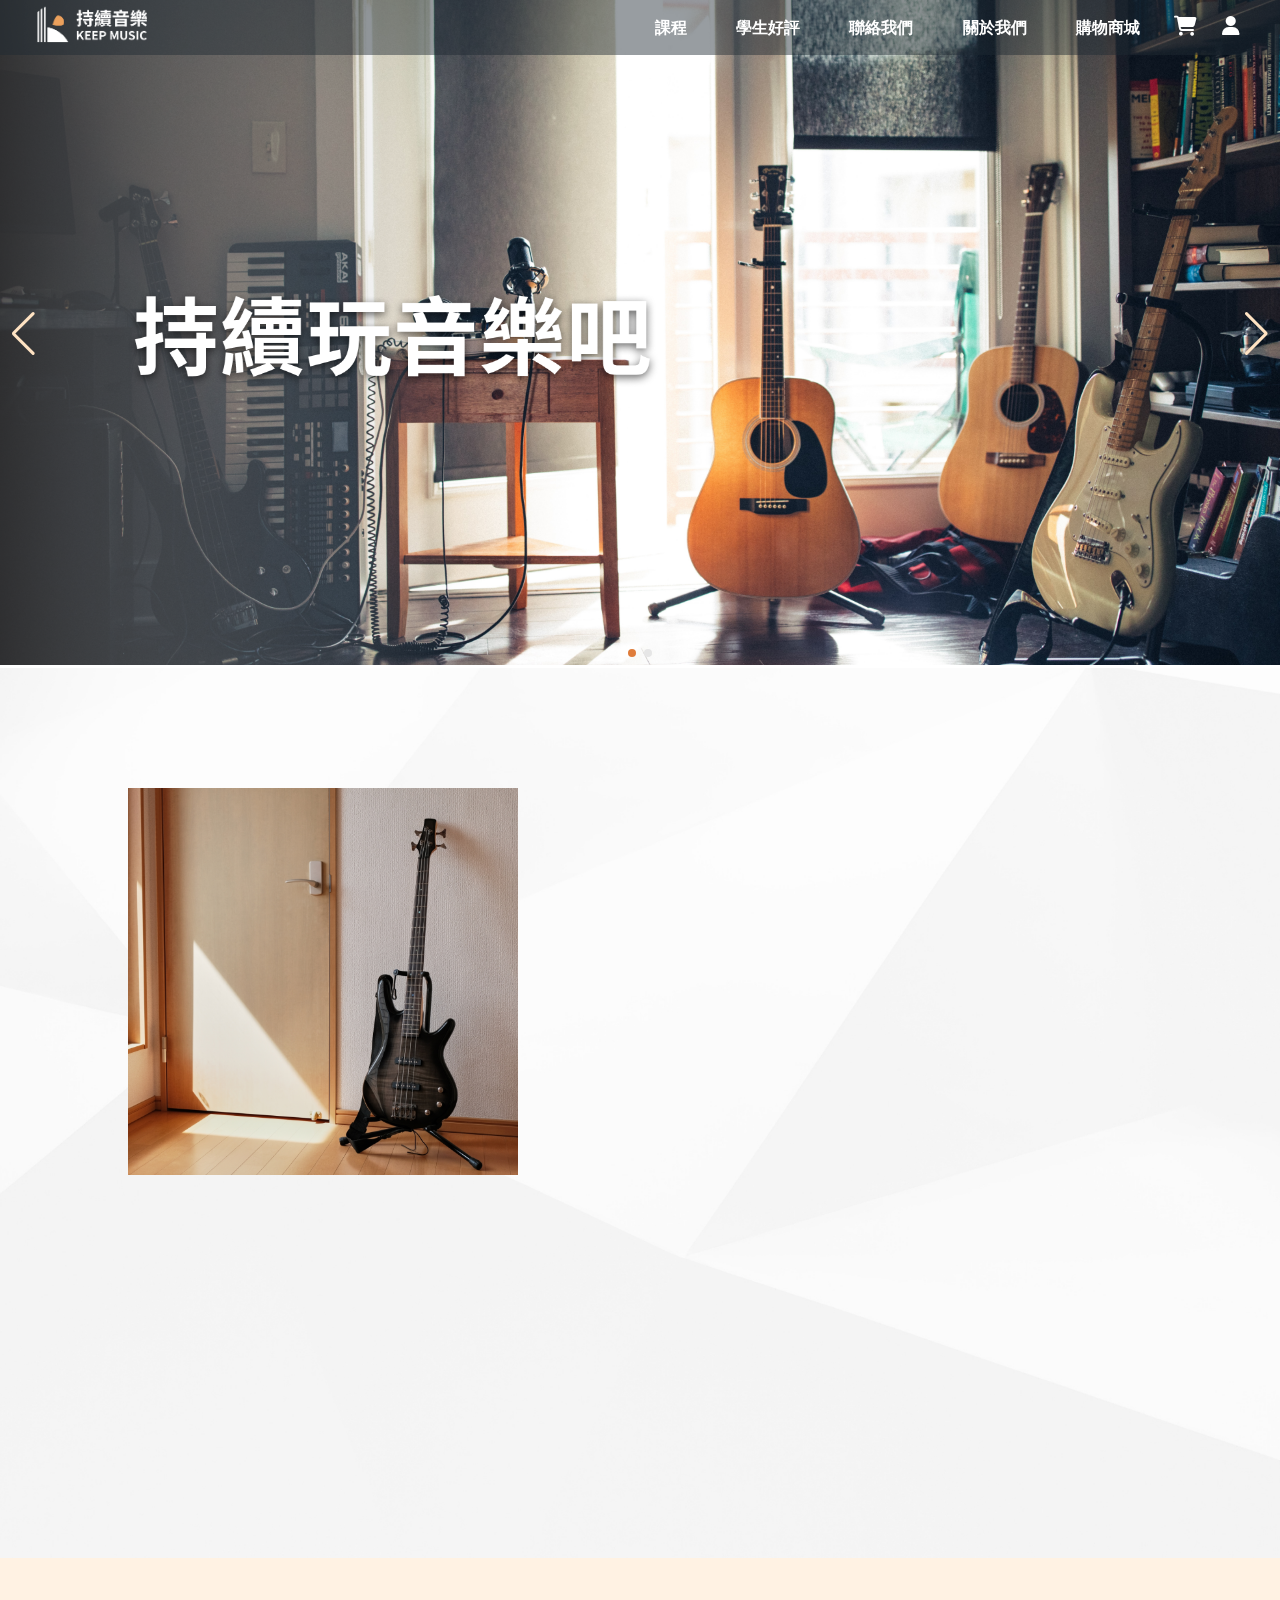
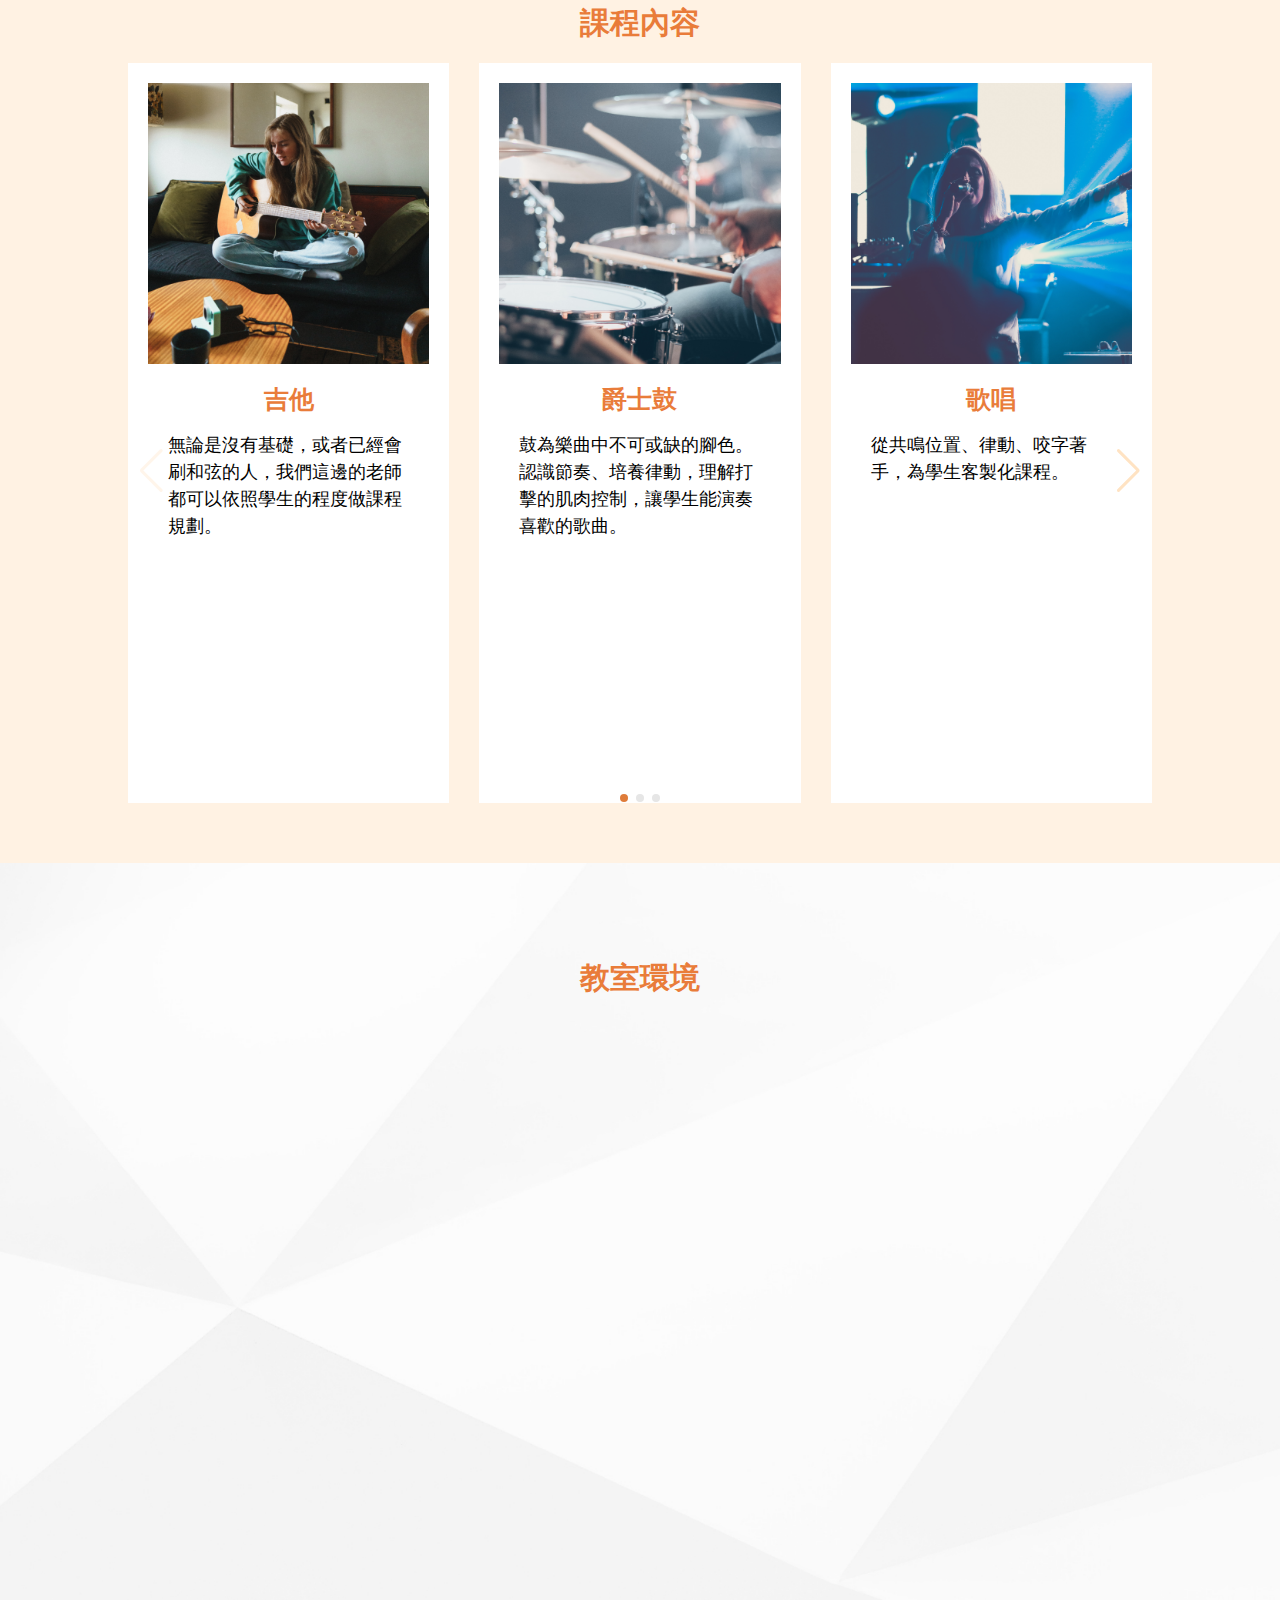
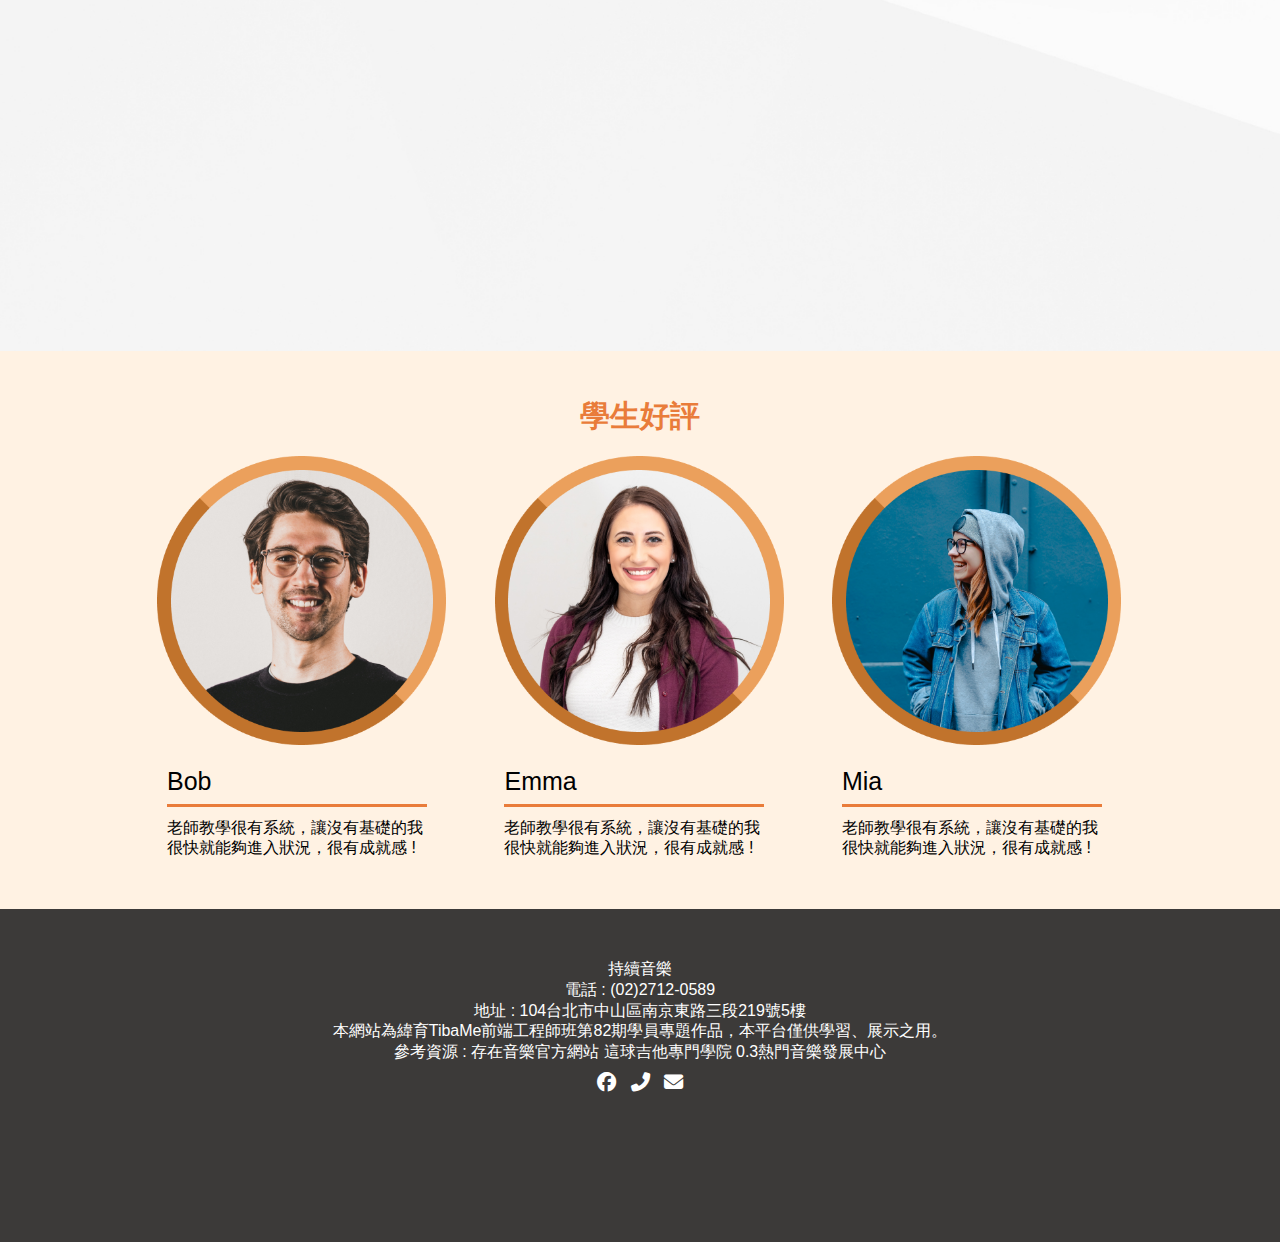
<file: index.html>
<!DOCTYPE html>
<html lang="en">
<head>
    <meta charset="UTF-8">
    <meta http-equiv="X-UA-Compatible" content="IE=edge">
    <meta name="viewport" content="width=device-width, initial-scale=1.0">
    <title>持續音樂</title>
    
    <link rel="stylesheet" href="https://cdnjs.cloudflare.com/ajax/libs/font-awesome/6.2.1/css/all.min.css">
    <link rel="stylesheet" href="https://cdn.jsdelivr.net/npm/swiper@9/swiper-bundle.min.css" />
    <link rel="stylesheet" href="css/style.css">
    <link href="https://unpkg.com/aos@2.3.1/dist/aos.css" rel="stylesheet">

   <style>
    html {
    scroll-behavior: smooth;
    }
   </style>
    
</head>
<body>
  

    <div class="wrapper">
        <div class="top">
          <div class="header">
            <a href="index.html"> 
              <img src="images/logo.png" alt="">
            </a>
            <div class="typesetting"></div>
            <a href="login.html" class="user2"><i class="fa-solid fa-user "></i></a>
            <i class="fa-solid fa-cart-shopping cartforcellphone"></i>
            <i class="fa-solid fa-bars"></i>
            
            <ul>
                
              <li><a href="course2.html">課程</a></li>
              <li><a href="feedback.html">學生好評</a></li>
              <li><a href="contact.html">聯絡我們</a></li>
              <li><a href="" class="aboutusclick">關於我們</a>
                  <ol class="aboutus">
                      <li><a href="brand.html">品牌故事</a></li>   
                      <li><a href="classroom.html">教室環境</a></li>
                  </ol>
              </li>
              <li><a href="mall.html">購物商城</a></li>
              <li class="top-cart">
                <i class="fa-solid fa-cart-shopping"></i>
                <div class="amountincart"></div>
            
              </li>
              <li>
                <a href="login.html"><i class="fa-solid fa-user"></i></a>
              </li>
                
            </ul>
        </div>
      </div> 

        <!-- Slider main container -->
        <div class="swiper swiper_banner">
            
            <div class="swiper-wrapper">
            
            <div class="swiper-slide">
                <picture>
                    
                    <source srcset="images/rwd_banner1.jpg" media="(max-width: 415px)">
                    <!-- <source srcset="images/banner1_2.jpg" media="(max-width: 960px)"> -->
                <img src="images/1.png" alt="">
                </picture>
            </div>
            <div class="swiper-slide">
                <picture>
                    
                    <source srcset="images/rwd_banner2.jpg" media="(max-width: 415px)">
                    <!-- <source srcset="images/banner2_2.jpg" media="(max-width: 960px)"> -->
                <img src="images/banner2.png" alt="">
                </picture>
            </div>
           
            
            </div>
            
            <div class="swiper-pagination"></div>
           
            <div class="swiper-button-prev"></div>
            <div class="swiper-button-next"></div>
        


            
        </div>


        <!-- <div class="banner"> </div> -->

        <div class="content">
            
            <img src="images/content.png" alt="">
            <div class="square"></div>
            <div data-aos="fade-down"
            data-aos-easing="linear"
            data-aos-duration="1000" class="content-text">
                
                <h1>持續音樂</h1>
                <p>持續音樂成立於2022年，座落於捷運南京復興站走路5分鐘路程。<br>
                很多人高中、大學參加社團，對於音樂投入很多時間，但出了社會後，很多人卻沒繼續玩音樂，因此店長成立持續音樂，希望大家都能夠持續玩音樂。<br>
                不論想要純演奏樂器，或者喜歡自彈自唱，我們這邊都有專業的教學團隊，能夠依照學生的程度規劃課程。
                為了讓大家學習後能夠有表演的舞台，我們每個月會在交誼廳舉辦小型成果發表，希望能夠讓大家一直延續玩音樂這件事情 !
                </p>
                <a href="brand.html">查看更多</a>
            </div>
            
        </div>

        <div class="content-2">
        <div class="swiper mySwiper mySwiper-rwd classhover">
            <h1>課程內容</h1>
            <div class="swiper-wrapper">
            
              <div class="swiper-slide swiper-slide-2">
                <div class="swiper-slide-2-1">
                  <div class="classforhover">
                  <a href="course-guitar.html"><img src="./images/2-course-1.png" alt="" ></a>
                  </div>
                <h2>吉他</h2>
                <p>無論是沒有基礎，或者已經會刷和弦的人，我們這邊的老師都可以依照學生的程度做課程規劃。</p>
                </div>
              </div>
              <div class="swiper-slide swiper-slide-2">
                <div class="swiper-slide-2-1">
                  <div class="classforhover">
                <img src="./images/2-course-2.png" alt=""></div><h2>爵士鼓</h2>
              
                <p>鼓為樂曲中不可或缺的腳色。<br>
                    認識節奏、培養律動，理解打擊的肌肉控制，讓學生能演奏喜歡的歌曲。 </p>
                </div>
                
              </div>
              <div class="swiper-slide swiper-slide-2">
                <div class="swiper-slide-2-1">
                  <div class="classforhover">
                <img src="./images/2-course-3.png" alt="">
              </div>
                <h2>歌唱</h2>
                
                <p>從共鳴位置、律動、咬字著手，為學生客製化課程。</p>
                </div>
              </div>
              <div class="swiper-slide swiper-slide-2">
                <div class="swiper-slide-2-1">
                  <div class="classforhover">
                <img src="./images/2-course-4.png" alt=""></div><h2>KEYBOARD</h2>
                <p>認識和弦，學習樂理，<br>
                  讓你不再只會看譜彈琴。</p>
                </div>
              </div>

              <div class="swiper-slide swiper-slide-2">
                <div class="swiper-slide-2-1">
                  <div class="classforhover">
                <img src="./images/2-course-5.png" alt=""></div><h2>創作</h2>
                
                <p>創作</p>
                </div>
              </div>
            
        
            </div>
            <div class="swiper-button-next swiper-button-next-2"></div>
            <div class="swiper-button-prev swiper-button-prev-2"></div>
            <div class="swiper-pagination swiper-pagination-2"></div>
          </div>
        </div>

        <div  class="content-3">
            <h1>教室環境</h1>
            <div data-aos="fade-up"
            data-aos-duration="1000" class="room">
                <div class="room1"><a href="classroom.html"><div class="room1-after"><p>大廳</p></div></a></div>
                <div class="room2"><a href="classroom.html"><div class="room2-after"><p>練團室</p></div></a></div>
                <div class="room3"><a href="classroom.html"><div class="room3-after"><p>交誼廳</p></div></a></div>
                <div class="room4"><a href="classroom.html"><div class="room4-after"><p>門市</p></div></a></div>
                <div class="room5"><a href="classroom.html"><div class="room5-after"><p>錄音室</p></div></a></div>
            </div>
        </div>

        <div class="content-4">

            <h1>學生好評</h1>

            <div class="content-4-content">

            <div class="feedback1">
                <div class="photo">
                    <img src="images/photo1.png" alt="">
                </div>
                <p class="name">Bob</p>
                <p>老師教學很有系統，讓沒有基礎的我很快就能夠進入狀況，很有成就感 !</p>
            </div>
            <div class="feedback2">
                <div class="photo">
                    <img src="images/photo2.png" alt="">
                </div>
                <p class="name">Emma</p>
                <p>老師教學很有系統，讓沒有基礎的我很快就能夠進入狀況，很有成就感 !</p>
            </div>
            <div class="feedback3">
                <div class="photo">
                    <img src="images/photo3.png" alt="">
                </div>
                <p class="name">Mia</p>
                <p>老師教學很有系統，讓沒有基礎的我很快就能夠進入狀況，很有成就感 !</p>
            </div>

            </div>
        </div>

        <button onclick="topFunction()" id="myBtn" title="Go to top"><i class="fa-sharp fa-solid fa-arrow-up"></i></button>

        <div class="footer">
            <h1>持續音樂</h1>
            <p>電話 : (02)2712-0589<br>
            地址 : 104台北市中山區南京東路三段219號5樓<br>
            本網站為緯育TibaMe前端工程師班第82期學員專題作品，本平台僅供學習、展示之用。<br>
            參考資源 : 存在音樂官方網站 這球吉他專門學院 0.3熱門音樂發展中心
            </p>
            <div class="icon">
            <a href=""><i class="fa-brands fa-facebook"></i></a>
            <a href=""><i class="fa-solid fa-phone-flip"></i></a>
            <a href=""><i class="fa-solid fa-envelope"></i></a>
            </div>
        </div>
    </div>

    <script src="https://cdn.jsdelivr.net/npm/swiper@9/swiper-bundle.min.js"></script>
    <script>
        const swiper = new Swiper('.swiper_banner', {
        // Optional parameters
      //   direction: 'vertical',
      autoHeight: true,
        loop: true,

        // If we need pagination
        pagination: {
          el: '.swiper-pagination',
        },

        // Navigation arrows
        navigation: {
          nextEl: '.swiper-button-next',
          prevEl: '.swiper-button-prev',
        },

        // And if we need scrollbar
      //   scrollbar: {
      //     el: '.swiper-scrollbar',
      //   },
      });
    </script>



<script>
    var swiper2 = new Swiper(".mySwiper", {
      
      breakpoints:{
        414:{
          slidesPerView:1,
          spaceBetween: 30,
        },
        
        900: {
          slidesPerView:2,
          spaceBetween: 30,
        },
        1280: {
          slidesPerView:3,
          spaceBetween: 30,
        }
      },
      // slidesPerView: 'auto',
      // touchRatio: 1,
      // slidesPerGroup: 3,
      
    //   slidesPerView: 'auto',
      // loop: true,
      pagination: {
        el: ".swiper-pagination",
        clickable: true,
        
      },
   
      navigation: {
        nextEl: ".swiper-button-next",
        prevEl: ".swiper-button-prev",
      },

  
    });
  </script>




    <script>
        // Get the button
let mybutton = document.getElementById("myBtn");

// When the user scrolls down 20px from the top of the document, show the button
window.onscroll = function() {scrollFunction()};



function scrollFunction() {
  if (document.body.scrollTop > 30 || document.documentElement.scrollTop > 30) {
    mybutton.style.display = "block";
  } else {
    mybutton.style.display = "none";
  }
}

// When the user clicks on the button, scroll to the top of the document
function topFunction() {
  document.body.scrollTop = 0;
  document.documentElement.scrollTop = 0;
}
    </script>

<script src="https://unpkg.com/aos@2.3.1/dist/aos.js"></script>
<script>
    AOS.init();
  </script>

<script>
        

  window.addEventListener("scroll", function(){
    let top = document.querySelector("div.top");
    let aboutus = document.querySelector("ol.aboutus");
    // console.log(aboutus);
    // console.log(top);

    
    if(window.scrollY > 900){
      top.classList.add("scroll_blackbackground");
      aboutus.classList.add("scroll_blackbackground");
    }else{
      top.classList.remove("scroll_blackbackground");
      aboutus.classList.remove("scroll_blackbackground");
    }
    // console.log("scrollX: " + window.scrollX);
    // console.log("scrollY: " + window.scrollY);
  });

</script>

<script>
    
    document.addEventListener("click", function(e){
      
      
      if(e.target.classList.contains("aboutusclick")){
          e.preventDefault();
          // console.log(e.target);
          let aboutus = e.target.nextElementSibling;
          console.log(aboutus);
          aboutus.classList.toggle("heightafterclick");
        }else{

        }

      if(e.target.classList.contains("fa-bars")){
        // console.log(e.target);
        let ulafterclick = e.target.nextElementSibling;
        console.log(ulafterclick);
        ulafterclick.classList.toggle("ulafterclick");
      }

      



    })
</script>

</body>
</html>
</file>
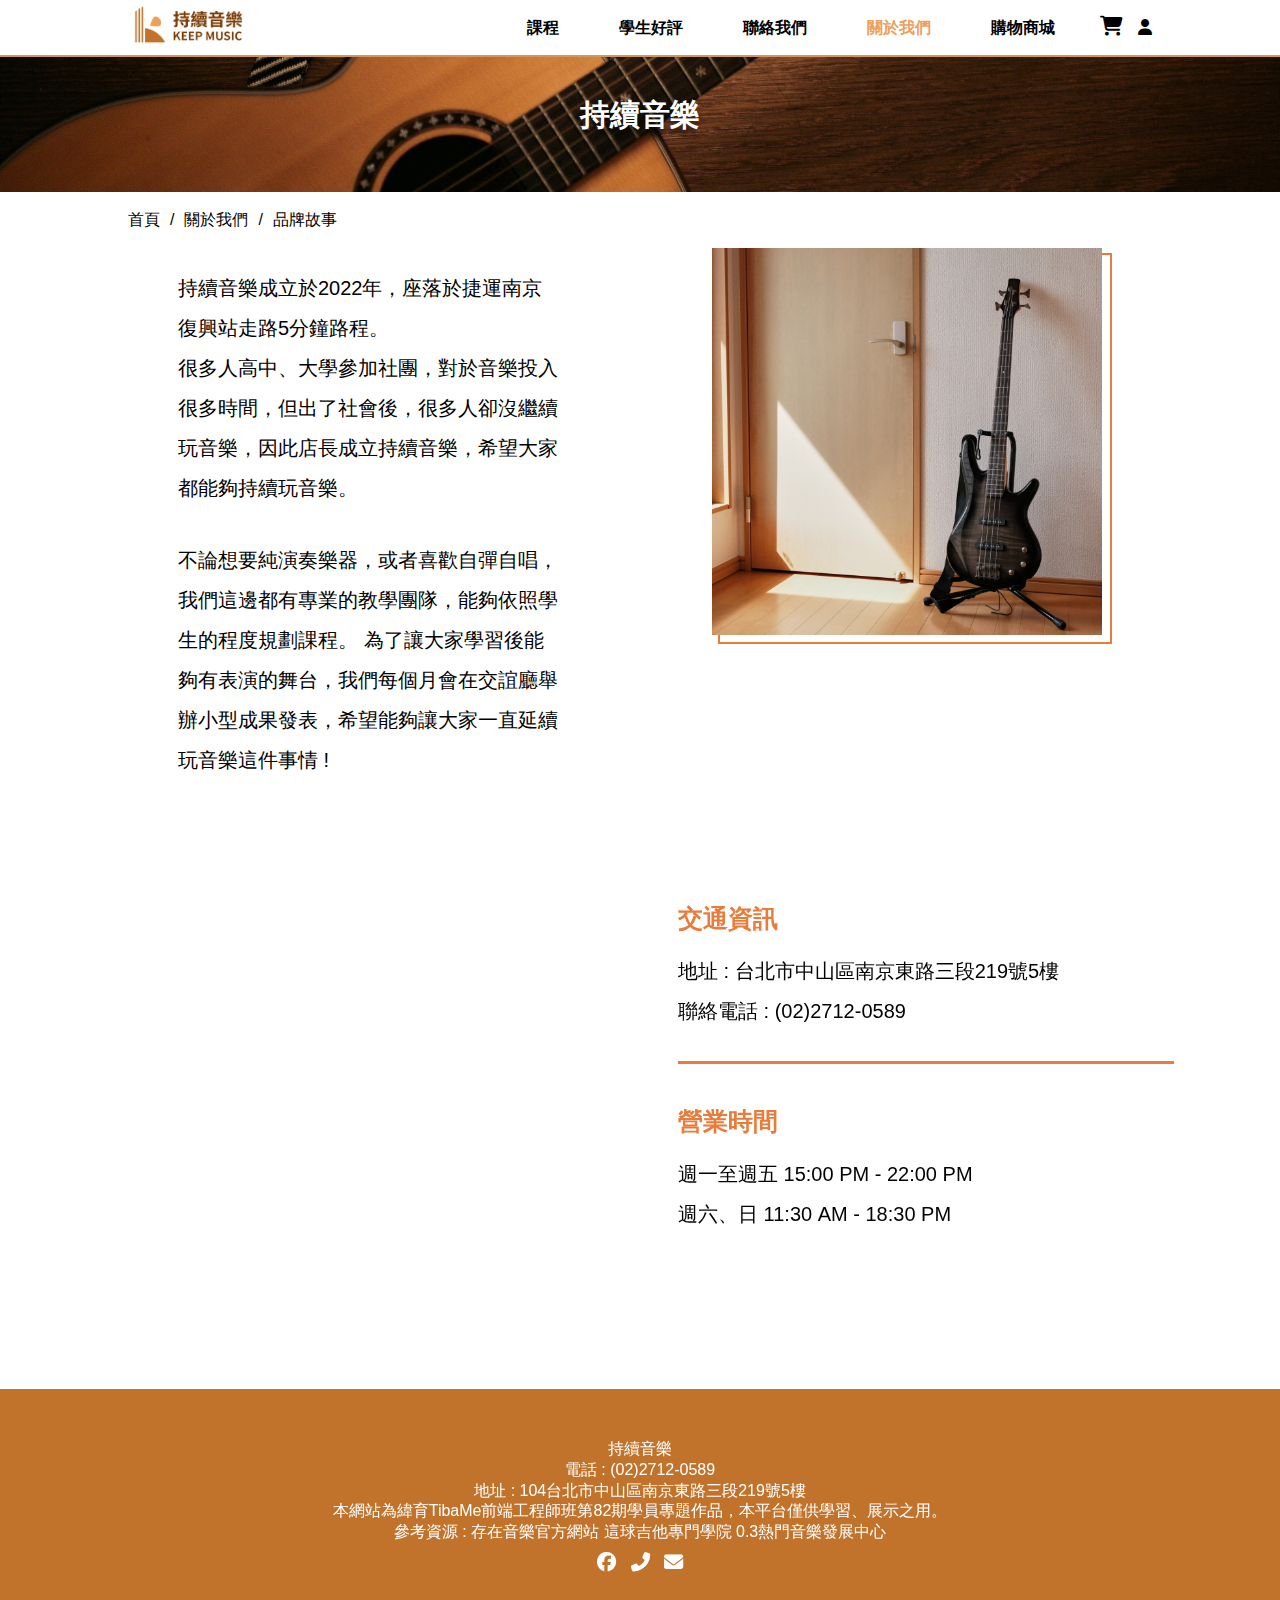
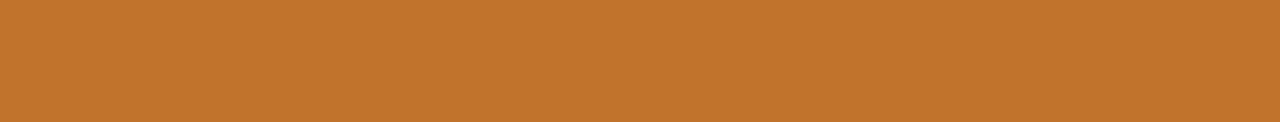
<file: brand.html>
<!DOCTYPE html>
<html lang="en">
<head>
    <meta charset="UTF-8">
    <meta http-equiv="X-UA-Compatible" content="IE=edge">
    <meta name="viewport" content="width=device-width, initial-scale=1.0">
    <title>品牌故事</title>
    <link rel="stylesheet" href="css/style-brand.css">
    <link rel="stylesheet" href="https://cdnjs.cloudflare.com/ajax/libs/font-awesome/6.2.1/css/all.min.css">
</head>
<body>
    <div class="wrapper-page2">
        <div class="top-2">
            <a href="index.html"><img src="images/logo-2.png" alt="">
            </a>
            <div class="typesetting"></div>
            <a href="login.html" class="user2"><i class="fa-solid fa-user "></i></a>
            <i class="fa-solid fa-cart-shopping cartforcellphone"></i>
            <i class="fa-solid fa-bars"></i>
            <ul>
                <li><a href="course2.html">課程</a></li>
                <li><a href="feedback.html">學生好評</a></li>
                <li><a href="contact.html">聯絡我們</a></li>
                <li><a href="" class="aboutusclick">關於我們</a>
                    <ol class="aboutus">
                        <li><a href="brand.html">品牌故事</a></li>   
                        <li><a href="classroom.html">教室環境</a></li>
                    </ol>
                </li>
                <li><a href="mall.html">購物商城</a></li>
                <li class="top-cart">
                    <i class="fa-solid fa-cart-shopping"></i>
                    <div class="amountincart"></div>
                
                </li>
                <li>
                    <a href="login.html"><i class="fa-solid fa-user"></i></a>
                </li>
            </ul>
        </div> 

        <div class="brand-banner">

            <h1>持續音樂</h1>
    
        </div>

        <div class="page2-place">
            <a href="index.html">首頁</a>
            <p>/</p>
            <p>關於我們</p>
            <p>/</p>
            <p>品牌故事</p>
        </div>

        
        <div class="brand">
            
            <div class="brand-left">
                <p>持續音樂成立於2022年，座落於捷運南京復興站走路5分鐘路程。<br>
                    很多人高中、大學參加社團，對於音樂投入很多時間，但出了社會後，很多人卻沒繼續玩音樂，因此店長成立持續音樂，希望大家都能夠持續玩音樂。</p>
                    <br><br>
                <p>不論想要純演奏樂器，或者喜歡自彈自唱，我們這邊都有專業的教學團隊，能夠依照學生的程度規劃課程。
                    為了讓大家學習後能夠有表演的舞台，我們每個月會在交誼廳舉辦小型成果發表，希望能夠讓大家一直延續玩音樂這件事情 !</p><br>
                

            </div>

            <img src="images/content.png" alt="">
            <div class="square"></div>

        </div>

        <div class="brand-2">
            <div class="brand-2-left">
                <iframe src="https://www.google.com/maps/embed?pb=!1m18!1m12!1m3!1d3614.4676870452995!2d121.54106421400304!3d25.052132843720486!2m3!1f0!2f0!3f0!3m2!1i1024!2i768!4f13.1!3m3!1m2!1s0x3442abe6b0446815%3A0xf006dde8c27afcc7!2z57ev6IKyVGliYU1l6ZmE6Kit5Y-w5YyX6IG36KiT5Lit5b-D!5e0!3m2!1szh-TW!2stw!4v1675078010400!5m2!1szh-TW!2stw" width="600" height="450" style="border:0;" allowfullscreen="" loading="lazy" referrerpolicy="no-referrer-when-downgrade"></iframe>
            </div>
            <div class="brand-2-right">
                <div class="brand-2-right-1">
                    <h1>交通資訊</h1>
                    <p>地址 : 台北市中山區南京東路三段219號5樓</p>
                    <p>聯絡電話 : (02)2712-0589</p>
                </div>
                <div class="brand-2-right-2">
                <h1>營業時間</h1>
                <p>週一至週五 15:00 PM - 22:00 PM </p>
                <p>週六、日 11:30 AM - 18:30 PM </p>
                </div>
            </div>

        </div>

        

    </div>

        <div class="footer-2">
            <h1>持續音樂</h1>
            <p>電話 : (02)2712-0589<br>
            地址 : 104台北市中山區南京東路三段219號5樓<br>
            本網站為緯育TibaMe前端工程師班第82期學員專題作品，本平台僅供學習、展示之用。<br>
            參考資源 : 存在音樂官方網站 這球吉他專門學院 0.3熱門音樂發展中心
            </p>
            <div class="icon">
            <a href=""><i class="fa-brands fa-facebook"></i></a>
            <a href=""><i class="fa-solid fa-phone-flip"></i></a>
            <a href=""><i class="fa-solid fa-envelope"></i></a>
            </div>
        </div>
    </div>

    <script>
    
        document.addEventListener("click", function(e){
          
          
          if(e.target.classList.contains("aboutusclick")){
              e.preventDefault();
              // console.log(e.target);
              let aboutus = e.target.nextElementSibling;
              console.log(aboutus);
              aboutus.classList.toggle("heightafterclick");
            }else{
    
            }
    
          if(e.target.classList.contains("fa-bars")){
            // console.log(e.target);
            let ulafterclick = e.target.nextElementSibling;
            console.log(ulafterclick);
            ulafterclick.classList.toggle("ulafterclick");
          }
    
          
    
    
    
        })
    </script>




</body>
</html>
</file>
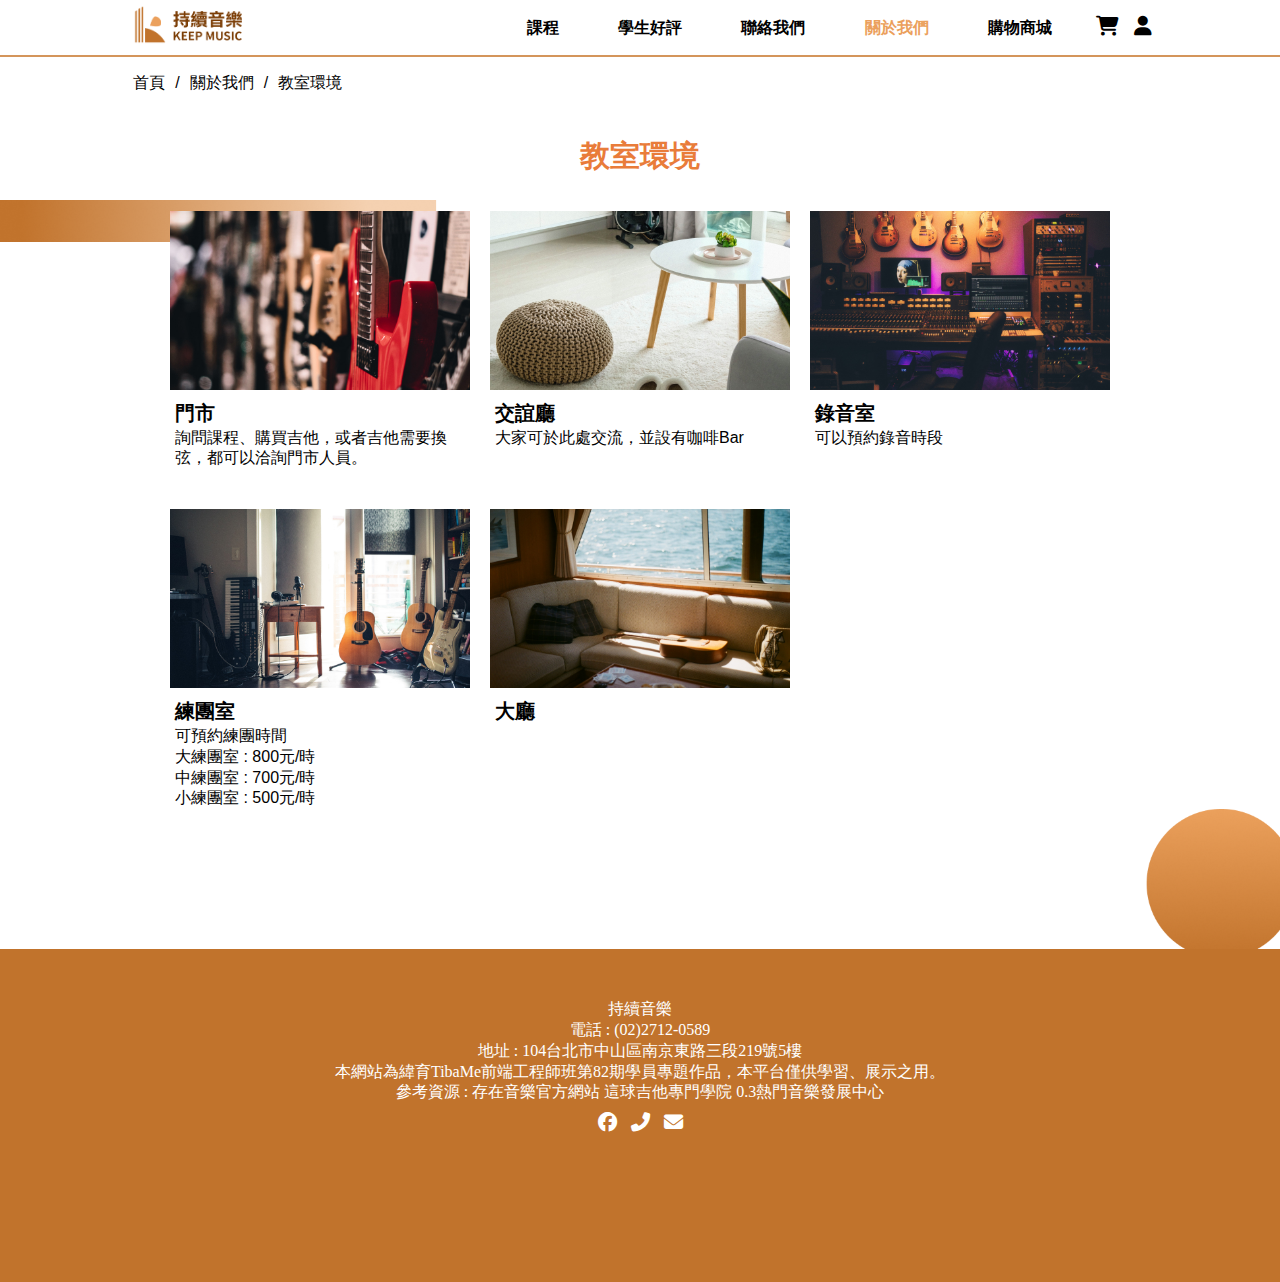
<file: classroom.html>
<!DOCTYPE html>
<html lang="en">
<head>
    <meta charset="UTF-8">
    <meta http-equiv="X-UA-Compatible" content="IE=edge">
    <meta name="viewport" content="width=device-width, initial-scale=1.0">
    <title>教室環境</title>
    <link rel="stylesheet" href="css/style-classroom.css">
    <link rel="stylesheet" href="https://cdnjs.cloudflare.com/ajax/libs/font-awesome/6.2.1/css/all.min.css">
    <link href="https://unpkg.com/aos@2.3.1/dist/aos.css" rel="stylesheet">
</head>
<body>
    <div class="wrapper-page2">
        <div class="top-2">
            <a href="index.html"><img src="images/logo-2.png" alt=""></a>
            <div class="typesetting"></div>
            <a href="login.html" class="user2"><i class="fa-solid fa-user "></i></a>
            <i class="fa-solid fa-cart-shopping cartforcellphone"></i>
            <i class="fa-solid fa-bars"></i>
            <ul>
                
                <li><a href="course2.html">課程</a></li>
                <li><a href="feedback.html">學生好評</a></li>
                <li><a href="contact.html">聯絡我們</a></li>
                <li><a href="" class="aboutusclick">關於我們</a>
                    <ol class="aboutus">
                        <li><a href="brand.html">品牌故事</a></li>   
                        <li><a href="classroom.html">教室環境</a></li>
                    </ol>
                </li>
                <li><a href="mall.html">購物商城</a></li>
                <li class="top-cart">
                    <i class="fa-solid fa-cart-shopping"></i>
                    <div class="amountincart"></div>
                
                </li>
                <li>
                    <a href="login.html"><i class="fa-solid fa-user"></i></a>
                </li>
            </ul>
        </div> 

        <div class="page2-place">
            <a href="index.html">首頁</a>
            <p>/</p>
            <p>關於我們</p>
            <p>/</p>
            <p>教室環境</p>
        </div>

        <h1>教室環境</h1>
       <div class="classroom">
            <div class="classroom1"><img src="images/classroom1.jpg" alt=""><h2>門市</h2><p>詢問課程、購買吉他，或者吉他需要換弦，都可以洽詢門市人員。</p></div>
            <div class="classroom2"><img src="images/classroom2.jpg" alt=""><h2>交誼廳</h2><p>大家可於此處交流，並設有咖啡Bar</p></div>
            <div class="classroom3"><img src="images/classroom3.jpg" alt=""><h2>錄音室</h2><p>可以預約錄音時段</p></div>
            <div class="classroom4"><img src="images/classroom4.jpg" alt=""><h2>練團室</h2><p>可預約練團時間<br>
                大練團室 : 800元/時<br>
                中練團室 : 700元/時<br>
                小練團室 : 500元/時</p></div>
            <div class="classroom5"><img src="images/classroom5.jpg" alt=""><h2>大廳</h2><p></p></div>
       </div>

    </div>

        <div class="footer-2">
            <h1>持續音樂</h1>
            <p>電話 : (02)2712-0589<br>
            地址 : 104台北市中山區南京東路三段219號5樓<br>
            本網站為緯育TibaMe前端工程師班第82期學員專題作品，本平台僅供學習、展示之用。<br>
            參考資源 : 存在音樂官方網站 這球吉他專門學院 0.3熱門音樂發展中心
            </p>
            <div class="icon">
            <a href=""><i class="fa-brands fa-facebook"></i></a>
            <a href=""><i class="fa-solid fa-phone-flip"></i></a>
            <a href=""><i class="fa-solid fa-envelope"></i></a>
            </div>
        </div>
    </div>
    <script src="https://unpkg.com/aos@2.3.1/dist/aos.js"></script>
    <script>
    
        document.addEventListener("click", function(e){
          
          
          if(e.target.classList.contains("aboutusclick")){
              e.preventDefault();
              // console.log(e.target);
              let aboutus = e.target.nextElementSibling;
              console.log(aboutus);
              aboutus.classList.toggle("heightafterclick");
            }else{
    
            }
    
          if(e.target.classList.contains("fa-bars")){
            // console.log(e.target);
            let ulafterclick = e.target.nextElementSibling;
            console.log(ulafterclick);
            ulafterclick.classList.toggle("ulafterclick");
          }
    
          
    
    
    
        })
    </script>
    <script>
        AOS.init();
      </script>
</body>
</html>
</file>
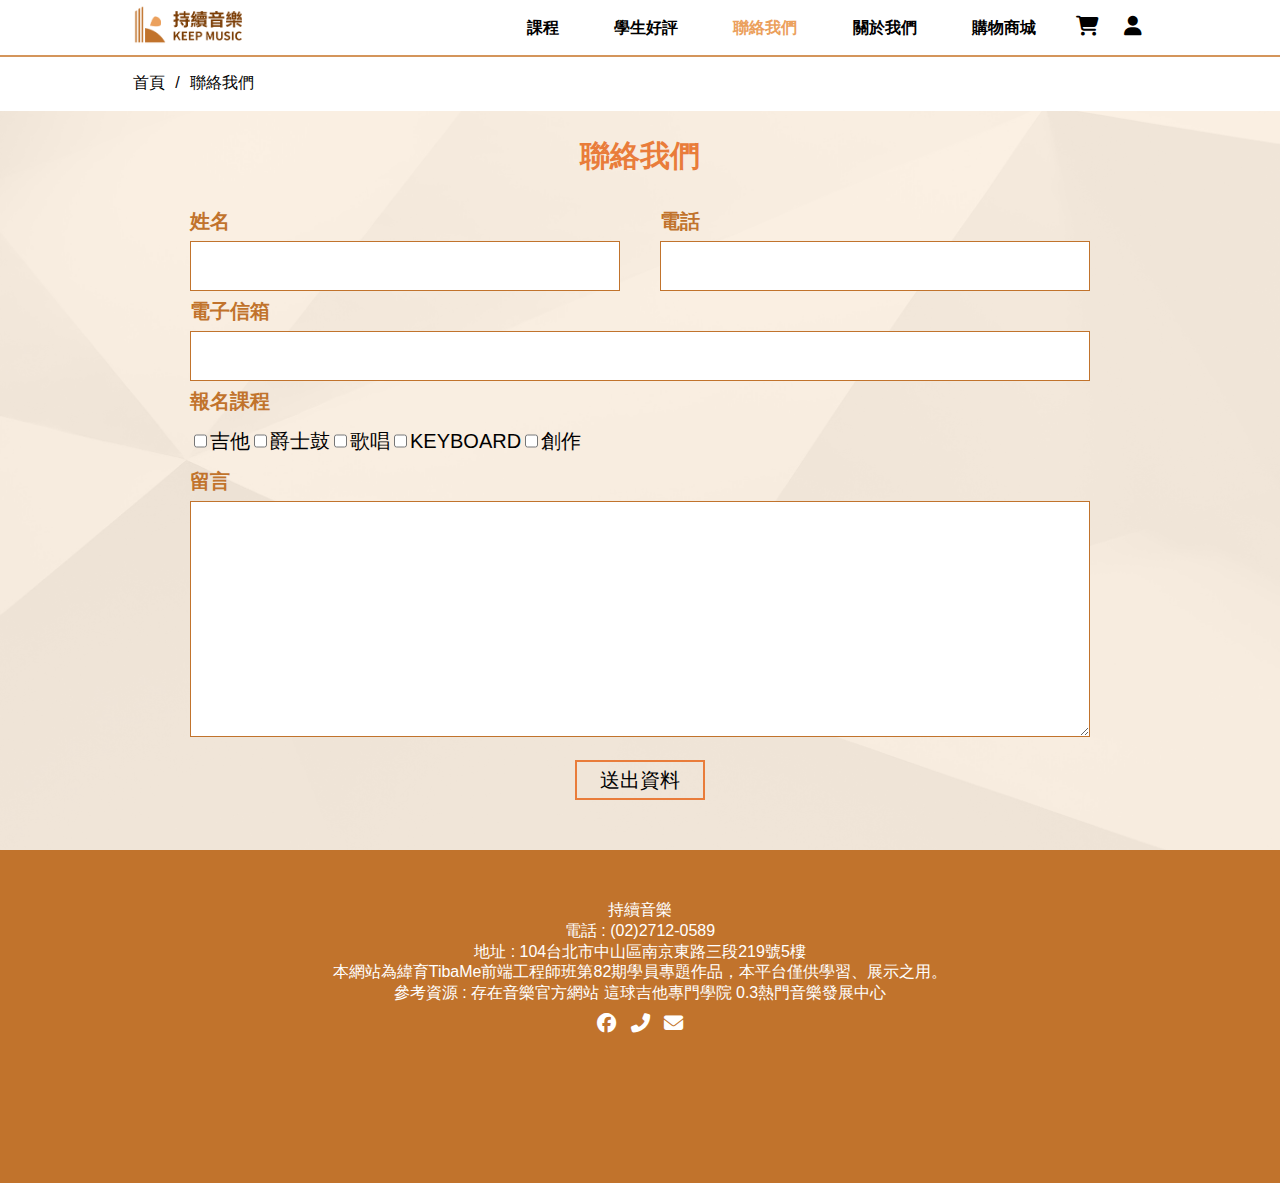
<file: contact.html>
<!DOCTYPE html>
<html lang="en">
<head>
    <meta charset="UTF-8">
    <meta http-equiv="X-UA-Compatible" content="IE=edge">
    <meta name="viewport" content="width=device-width, initial-scale=1.0">
    <title>聯絡我們</title>
    <link rel="stylesheet" href="css/style-contact.css">
    <link rel="stylesheet" href="https://cdnjs.cloudflare.com/ajax/libs/font-awesome/6.2.1/css/all.min.css">
</head>
<body>
    <div class="wrapper-contact">
        <div class="top-2">
            <a href="index.html"><img src="images/logo-2.png" alt=""></a>
            <div class="typesetting"></div>
            <a href="login.html" class="user2"><i class="fa-solid fa-user "></i></a>
            <i class="fa-solid fa-cart-shopping cartforcellphone"></i>
            <i class="fa-solid fa-bars"></i>
            <ul>
                
                <li><a href="course2.html">課程</a></li>
                <li><a href="feedback.html">學生好評</a></li>
                <li><a href="contact.html">聯絡我們</a></li>
                <li><a href="" class="aboutusclick">關於我們</a>
                    <ol class="aboutus">
                        <li><a href="brand.html">品牌故事</a></li>   
                        <li><a href="classroom.html">教室環境</a></li>
                    </ol>
                </li>
                <li><a href="mall.html">購物商城</a></li>
                <li class="top-cart">
                    <i class="fa-solid fa-cart-shopping"></i>
                    <div class="amountincart"></div>
                </li>
                <li>
                    <a href="login.html"><i class="fa-solid fa-user"></i></a>
                </li>
            </ul>
        </div> 

        <div class="page2-place">
            <a href="index.html">首頁</a>
            <p>/</p>
            <p>聯絡我們</p>
        </div>

        <div class="contact-content">
            <div class="contact-content-background_color">
            <h1>聯絡我們</h1>
            
            <div class="contact-content-1">
                <form action="">
                <div class="row1">

                    <div class="name">
                    <p >姓名</p>
                    <input type="text" class="name-text">
                    </div>

                    <div class="phone">
                    <p>電話</p>
                    <input type="tel" class="phone-text">
                    </div>

                </div>

                <div class="row2">
                    <p>電子信箱</p>
                    <input type="text" class="e-mail-text"> 
                </div>

                <div class="row3">

                <p>報名課程</p>
                <div class="course-box">
                        <div class="displayFlex">
                        <input type="checkbox" class="checkbox"><p>吉他</p>
                        </div>
                        <div class="displayFlex">  
                        <input type="checkbox" class="checkbox"><p>爵士鼓</p>
                        </div>
                        <div class="displayFlex">  
                        <input type="checkbox" class="checkbox"><p>歌唱</p>
                        </div>
                    <div class="kbCourse">
                        <input type="checkbox" class="checkbox"><p>KEYBOARD</p>
                    </div>
                    <div class="displayFlex">
                        <input type="checkbox" class="checkbox"><p>創作</p>
                    </div>
                </div>
                </div>   
                <div class="row4">
                    <p>留言</p>
                    <textarea name="" id="" rows="10" cols="20"  class="message"></textarea>
                </div>

                <button class="send" type="button">送出資料</button>

            </form>

                </div>
                
            </div>

        </div>
    </div>

        <div class="footer-2">
            <h1>持續音樂</h1>
            <p>電話 : (02)2712-0589<br>
            地址 : 104台北市中山區南京東路三段219號5樓<br>
            本網站為緯育TibaMe前端工程師班第82期學員專題作品，本平台僅供學習、展示之用。<br>
            參考資源 : 存在音樂官方網站 這球吉他專門學院 0.3熱門音樂發展中心
            </p>
            <div class="icon">
            <a href=""><i class="fa-brands fa-facebook"></i></a>
            <a href=""><i class="fa-solid fa-phone-flip"></i></a>
            <a href=""><i class="fa-solid fa-envelope"></i></a>
            </div>
        </div>



    </div>

    <script src="js/js.js"></script>
    <script>
    
        document.addEventListener("click", function(e){
          
          
          if(e.target.classList.contains("aboutusclick")){
              e.preventDefault();
              // console.log(e.target);
              let aboutus = e.target.nextElementSibling;
              console.log(aboutus);
              aboutus.classList.toggle("heightafterclick");
            }else{
    
            }
    
          if(e.target.classList.contains("fa-bars")){
            // console.log(e.target);
            let ulafterclick = e.target.nextElementSibling;
            console.log(ulafterclick);
            ulafterclick.classList.toggle("ulafterclick");
          }
    
          
    
    
    
        })
    </script>
</body>
</html>
</file>
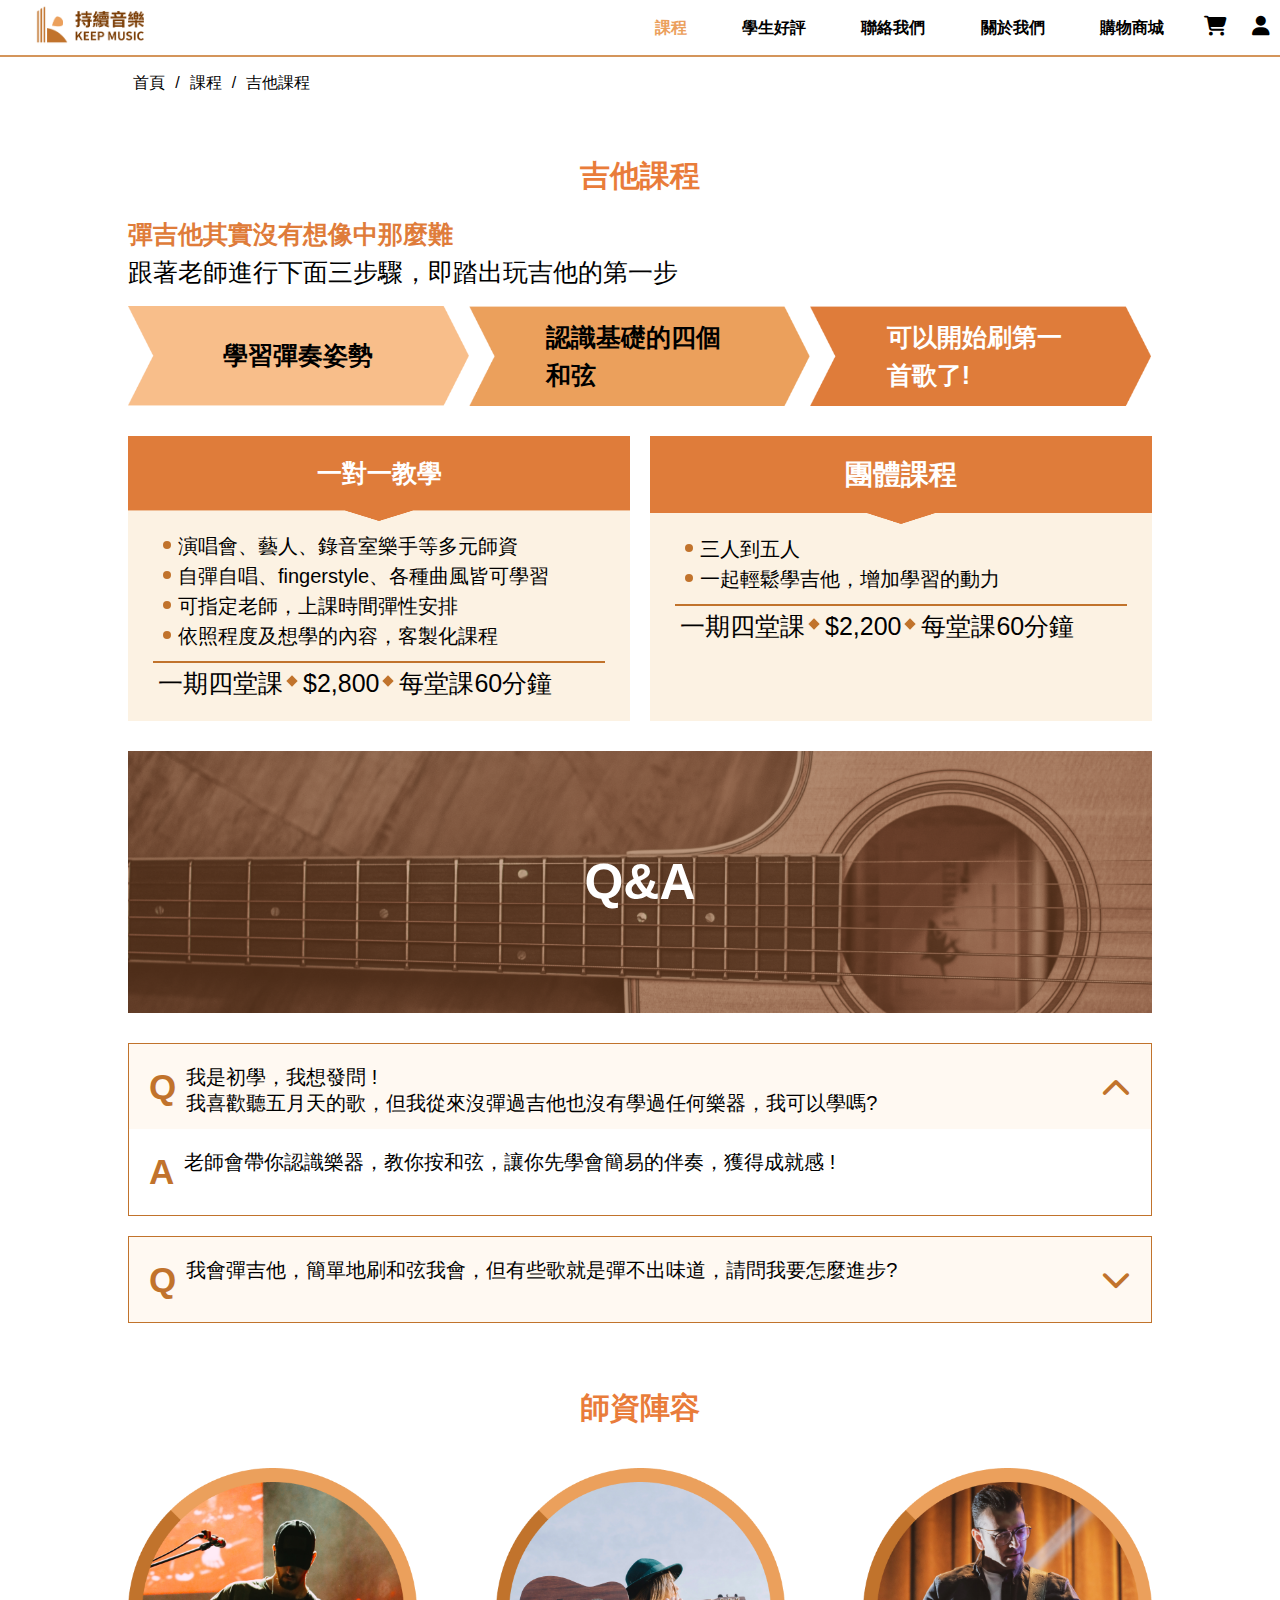
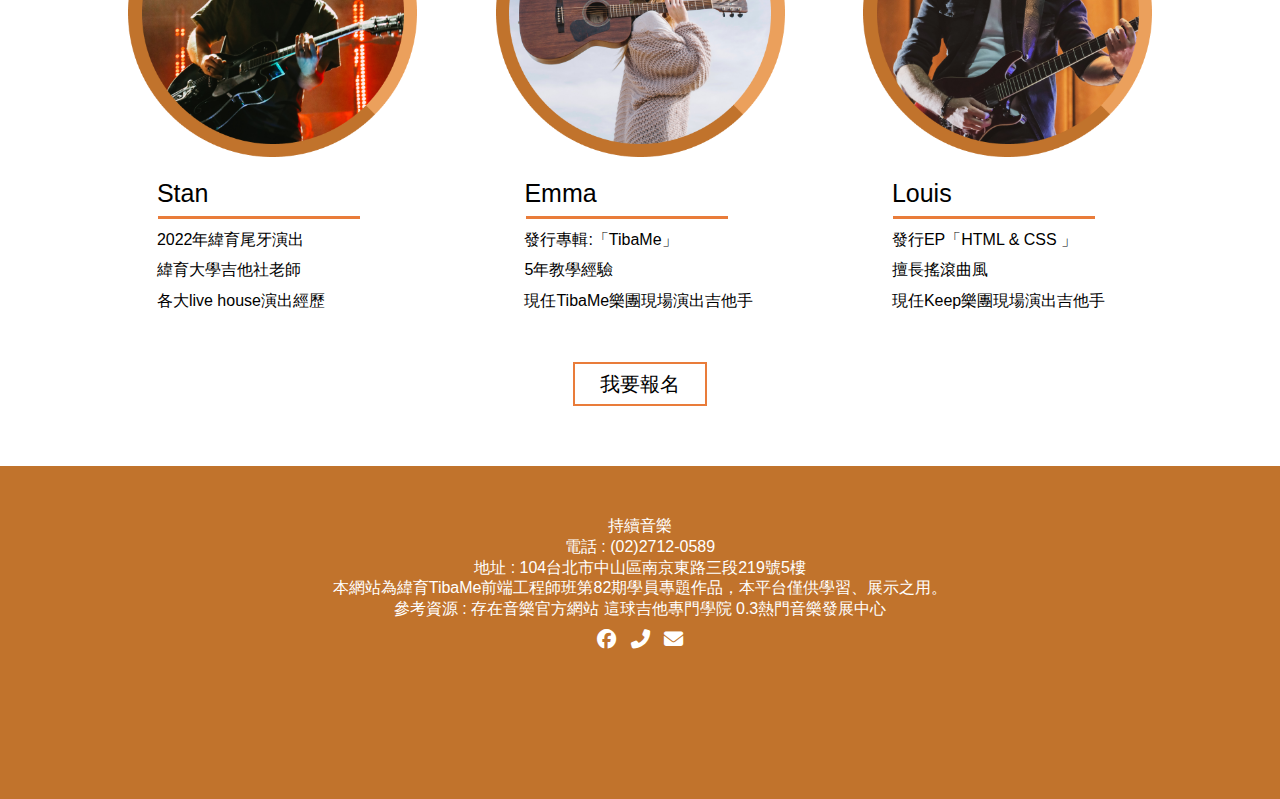
<file: course-guitar.html>
<!DOCTYPE html>
<html lang="en">
<head>
    <meta charset="UTF-8">
    <meta http-equiv="X-UA-Compatible" content="IE=edge">
    <meta name="viewport" content="width=device-width, initial-scale=1.0">
    <title>吉他課程</title>
    <link rel="stylesheet" href="css/style.css">
    <link rel="stylesheet" href="https://cdnjs.cloudflare.com/ajax/libs/font-awesome/6.2.1/css/all.min.css">
</head>
<body>
    <div class="wrapper-page2-1">
        <div class="top-2">
            <div class="header">
                <a href="index.html"><img src="images/logo-2.png" alt=""></a>
                <div class="typesetting"></div>
                <a href="login.html" class="user2"><i class="fa-solid fa-user "></i></a>
                <i class="fa-solid fa-cart-shopping cartforcellphone"></i>
                <i class="fa-solid fa-bars"></i>
                <ul>
                    
                    <li><a href="course2.html">課程</a></li>
                    <li><a href="feedback.html">學生好評</a></li>
                    <li><a href="contact.html">聯絡我們</a></li>
                    <li><a href="" class="aboutusclick">關於我們</a>
                        <ol class="aboutus">
                            <li><a href="brand.html">品牌故事</a></li>   
                            <li><a href="classroom.html">教室環境</a></li>
                        </ol>
                    </li>
                    <li><a href="mall.html">購物商城</a></li>
                    <li class="top-cart">
                        <i class="fa-solid fa-cart-shopping"></i>
                        <div class="amountincart"></div>
                    </li>
                    <li>
                        <a href="login.html" ><i class="fa-solid fa-user"></i></a>
                    </li>
                </ul>
            </div>
        </div> 

        <div class="page2-place">
            <a href="index.html">首頁</a>
            <p>/</p>
            <a href="course2.html"><p>課程</p></a>
            <p>/</p>
            <p>吉他課程</p>
        </div>

        <div class="page2-1-content">
            
            <h1>吉他課程</h1>


            <h2>彈吉他其實沒有想像中那麼難</h2>
            <h3>跟著老師進行下面三步驟，即踏出玩吉他的第一步</h3>
            <div class="three">
                <div class="three-1"><p>學習彈奏姿勢</p></div>
                <div class="three-2"><p>認識基礎的四個和弦</p></div>
                <div class="three-3"><p>可以開始刷第一首歌了!</p></div>
            </div>

            <div class="course-information">
                <div class="course-information-1">

                    <div class="course-top1">
                    <!-- <ul><i class="fa-solid fa-user"></i></ul> -->
                    <h1>一對一教學</h1>
                    </div>

                    <p>演唱會、藝人、錄音室樂手等多元師資</p>
                    <p>自彈自唱、fingerstyle、各種曲風皆可學習</p>
                    <p>可指定老師，上課時間彈性安排</p>
                    <p>依照程度及想學的內容，客製化課程</p>


                    <div class="course-information-1-1">
                        <p>一期四堂課</p>
                        <p>$2,800</p>
                        <p>每堂課60分鐘</p>
                    </div>

                </div>

                <div class="course-information-2">
                    <div class="course-top1">
                    <!-- <ul><i class="fa-solid fa-users"></i></ul> -->
                    <h1>團體課程</h1>
                    </div>

                    <p>三人到五人</p>
                    <p>一起輕鬆學吉他，增加學習的動力</p>
                    <div class="course-information-1-1">
                        <p>一期四堂課</p>
                        <p>$2,200</p>
                        <p>每堂課60分鐘</p>
                    </div>

                </div>
            </div>

            <div class="course-banner"><p id="message">Q&A</p></div>

            <div class="question1 active">
                <div class="ask1">
                    <p>Q</p>
                    <p>我是初學，我想發問 !<br>
                    我喜歡聽五月天的歌，但我從來沒彈過吉他也沒有學過任何樂器，我可以學嗎?</p>
                    <i class="fa-solid fa-chevron-down"></i>

                    
                    
                </div>
                <div class="answer1">
                    <p>A</p>
                    <p>老師會帶你認識樂器，教你按和弦，讓你先學會簡易的伴奏，獲得成就感 !</p>
                    
                </div>
            </div>

            <div class="question2">
                <div class="ask2">
                    <p>Q</p>
                    <p>我會彈吉他，簡單地刷和弦我會，但有些歌就是彈不出味道，請問我要怎麼進步?</p>
                    <i class="fa-solid fa-chevron-down"></i>
                    
                </div>
                <div class="answer2">
                    <p>A</p>
                    <p>一首歌的感覺，跟律動息息相關，老師會帶你從音樂上，仔細聽細節，一起玩音樂吧 !</p>
                </div>
            </div>
        
            <div class="teacher">
                <h1>師資陣容</h1>
                <div class="teacher-information">
                    <div class="teacher-1">
                        <div class="photo-page2">
                            <img src="images/teacher1.png" alt="">
                        </div>
                        <div class="teacher-cv">
                            <p class="name">Stan</p>
                            <p>2022年緯育尾牙演出</p>
                            <p>緯育大學吉他社老師</p>
                            <p>各大live house演出經歷</p>
                        </div>
                    </div>

                    <div class="teacher-2">
                        <div class="photo-page2">
                            <img src="images/teacher2.png" alt="">
                        </div>
                        <div class="teacher-cv">
                            <p class="name">Emma</p>
                            <p>發行專輯:「TibaMe」</p>
                            <p>5年教學經驗</p>
                            <p>現任TibaMe樂團現場演出吉他手</p>
                        </div>
                    </div>

                    <div class="teacher-3">
                        <div class="photo-page2">
                            <img src="images/teacher3.png" alt="">
                        </div>
                        <div class="teacher-cv">
                            <p class="name">Louis</p>
                            <p>發行EP「HTML & CSS 」</p>
                            <p>擅長搖滾曲風</p>
                            <p>現任Keep樂團現場演出吉他手</p>
                        </div>
                    </div>
                </div>
            </div>

            <a href="contact.html">我要報名</a>

        </div>

        <div class="footer-2">
            <h1>持續音樂</h1>
            <p>電話 : (02)2712-0589<br>
            地址 : 104台北市中山區南京東路三段219號5樓<br>
            本網站為緯育TibaMe前端工程師班第82期學員專題作品，本平台僅供學習、展示之用。<br>
            參考資源 : 存在音樂官方網站 這球吉他專門學院 0.3熱門音樂發展中心
            </p>
            <div class="icon">
            <a href=""><i class="fa-brands fa-facebook"></i></a>
            <a href=""><i class="fa-solid fa-phone-flip"></i></a>
            <a href=""><i class="fa-solid fa-envelope"></i></a>
            </div>
        </div>
    </div>

    

    <script>
        const question1 = document.querySelectorAll(".question1");

        question1.forEach(question1 => {
            question1.addEventListener("click" , () => {
                question1.classList.toggle("active");
            })
        })

        const question2 = document.querySelectorAll(".question2");

        question2.forEach(question2 => {
            question2.addEventListener("click" , () => {
                question2.classList.toggle("active");
            })
        })

    </script>

<script>
    
    document.addEventListener("click", function(e){
      
      
      if(e.target.classList.contains("aboutusclick")){
          e.preventDefault();
          console.log(e.target);
          let aboutus = e.target.nextElementSibling;
          console.log(aboutus);
          aboutus.classList.toggle("heightafterclick");
        }else{

        }

      if(e.target.classList.contains("fa-bars")){
        // console.log(e.target);
        let ulafterclick = e.target.nextElementSibling;
        console.log(ulafterclick);
        ulafterclick.classList.toggle("ulafterclick");
      }

      



    })
</script>
</body>
</html>
</file>
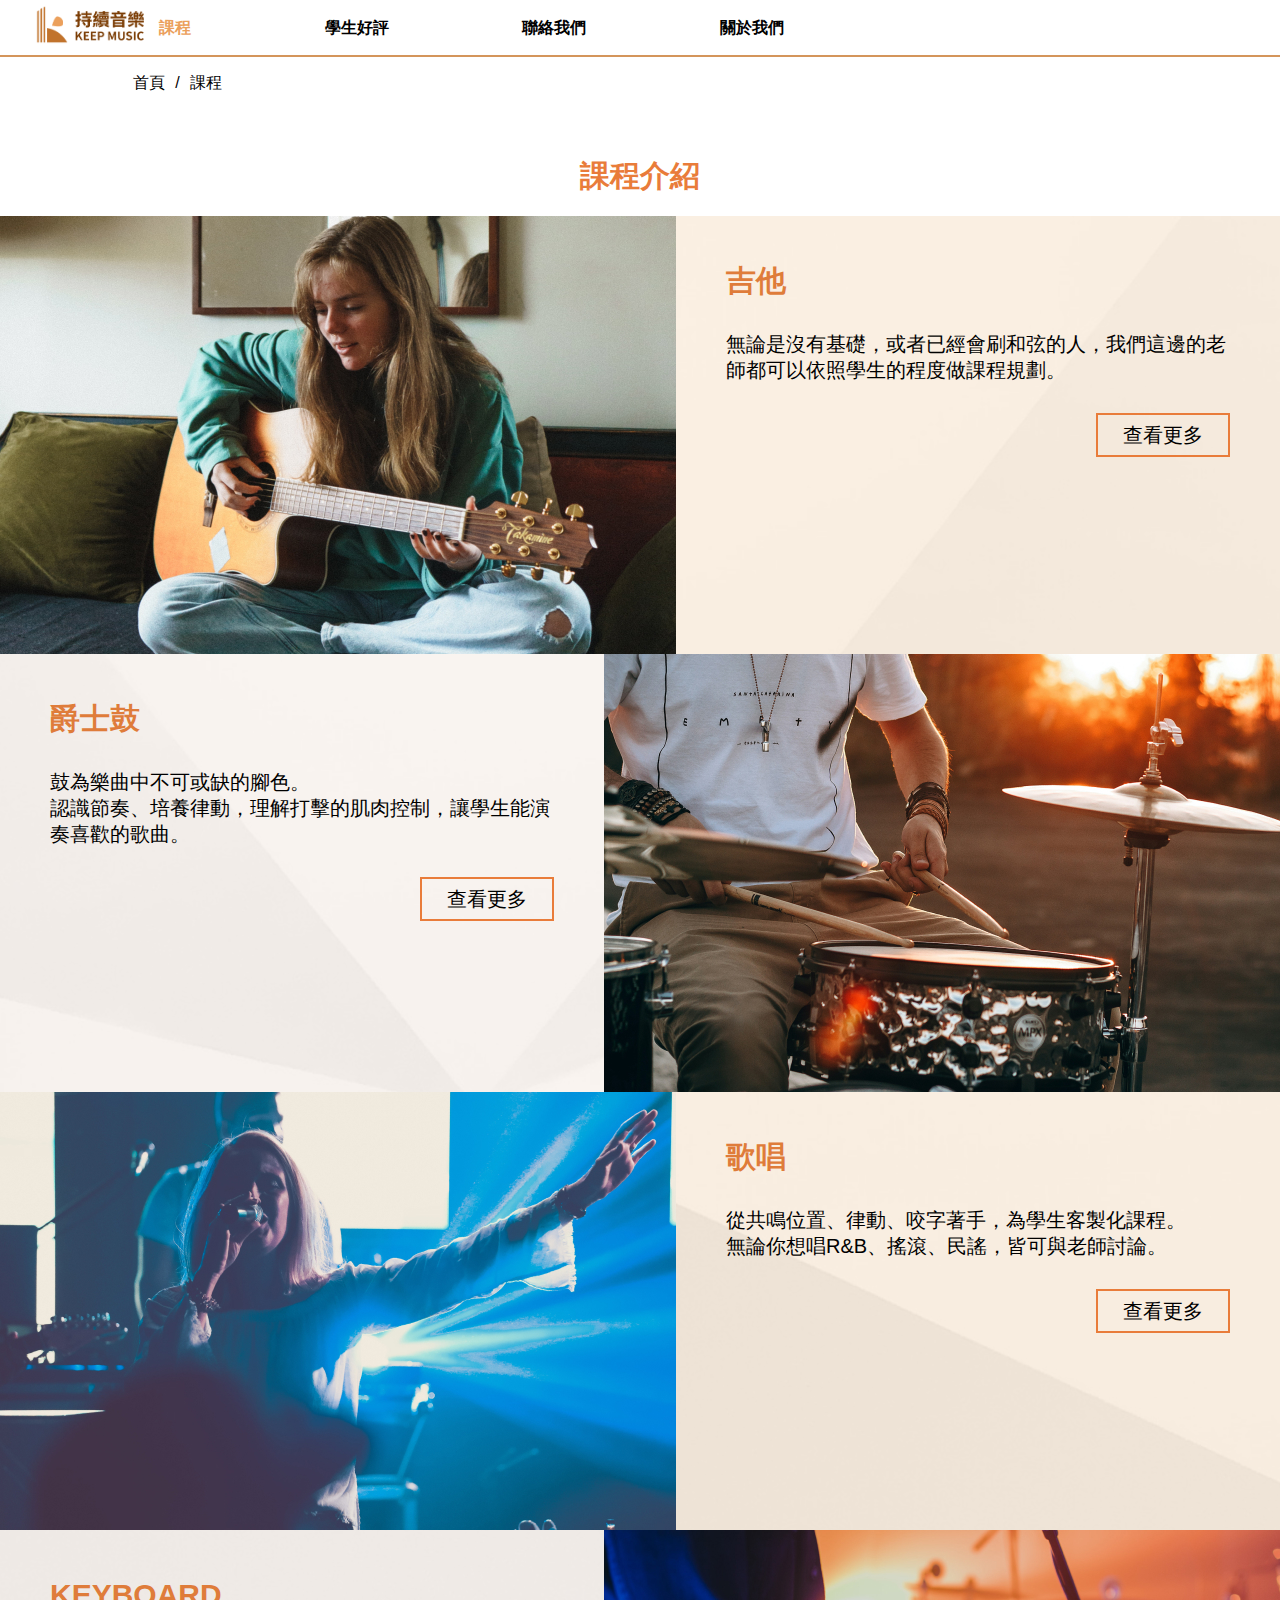
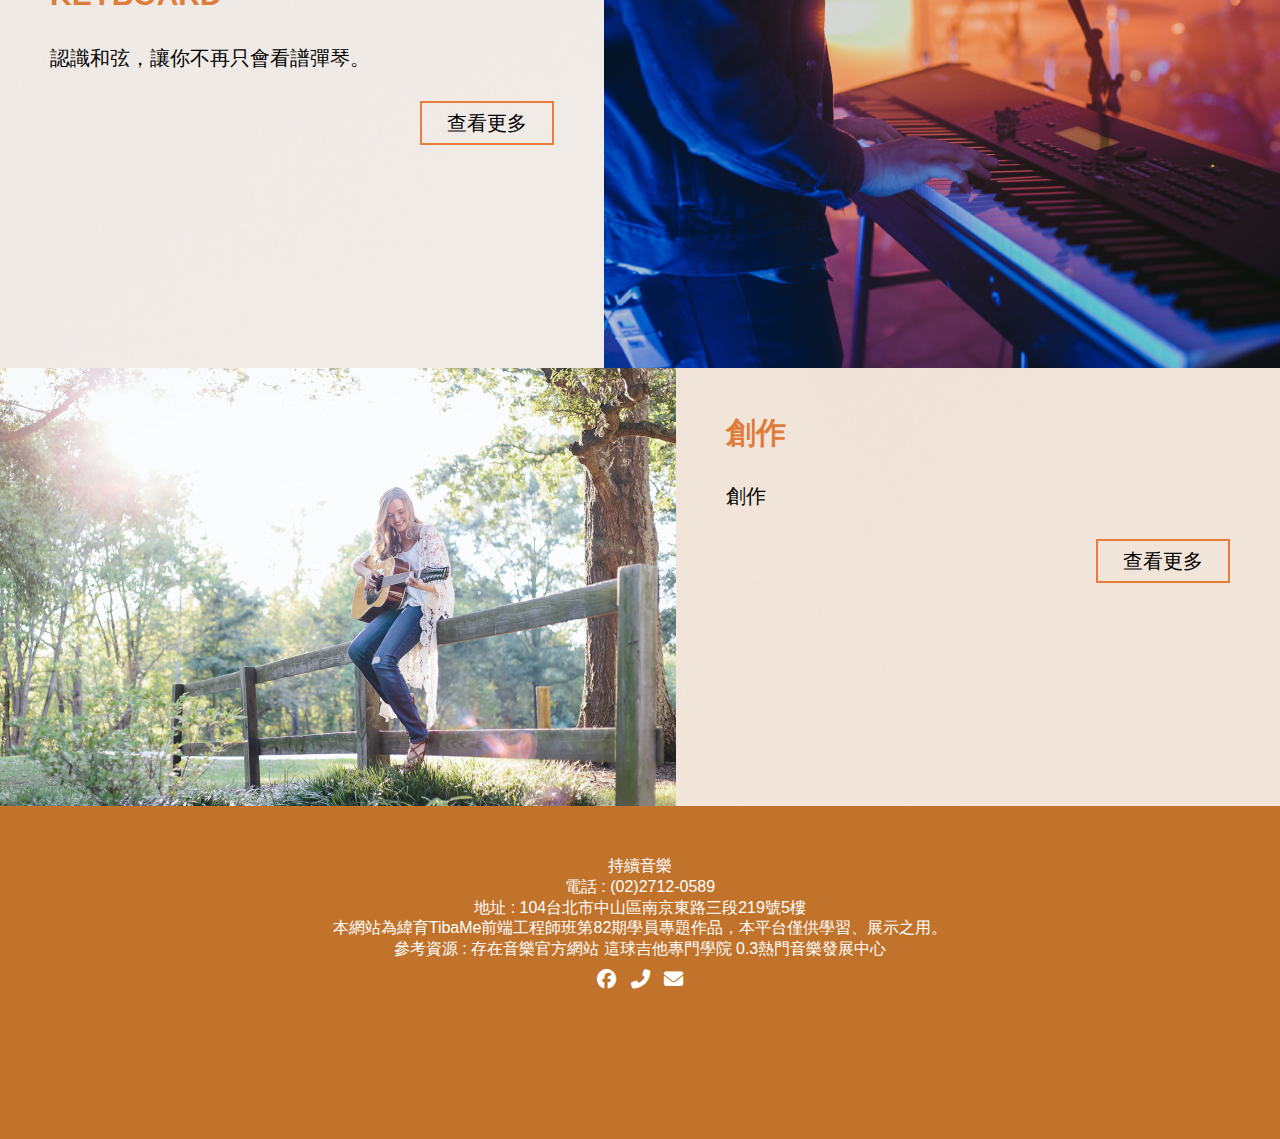
<file: course.html>
<!DOCTYPE html>
<html lang="en">
<head>
    <meta charset="UTF-8">
    <meta http-equiv="X-UA-Compatible" content="IE=edge">
    <meta name="viewport" content="width=device-width, initial-scale=1.0">
    <title>課程</title>
    <link rel="stylesheet" href="css/style.css">
    <link rel="stylesheet" href="https://cdnjs.cloudflare.com/ajax/libs/font-awesome/6.2.1/css/all.min.css">
    

</head>
<body>
    <div class="wrapper-page2">

        
        <div class="top-2">
            
            <a href="index.html"><img src="images/logo-2.png" id="logo"alt=""></a>
            <ul>
                
                <li><a href="course.html">課程</a></li>
                <li><a href="feedback.html">學生好評</a></li>
                <li><a href="contact.html">聯絡我們</a></li>
                <li><a href="">關於我們</a>
                    <ol>
                        <li><a href="brand.html">品牌故事</a></li>   
                        <li><a href="classroom.html">教室環境</a></li>
                    </ol>
                </li>
            </ul>
        </div> 

        <div class="page2-place">
            <a href="index.html">首頁</a>
            <p>/</p>
            <p>課程</p>
        </div>
        <h1>課程介紹</h1>
        <div class="page2-content">
            
        <div class="guitar-1">
            <img src="images/guitar.jpg" alt="">
            <div class="guitar-2">
            <h1>吉他</h1>
            <p>無論是沒有基礎，或者已經會刷和弦的人，我們這邊的老師都可以依照學生的程度做課程規劃。</p>
            <a href="course-guitar.html">查看更多</a>
            </div>
        </div>

        <div class="drum-1">
            
            <div class="drum-2">
            <h1>爵士鼓</h1>
            <p>鼓為樂曲中不可或缺的腳色。<br>
                認識節奏、培養律動，理解打擊的肌肉控制，讓學生能演奏喜歡的歌曲。</p>
            <a href="">查看更多</a>
            </div>
            <img src="images/drum.jpg" alt="">
        </div>
        
        <div class="sing-1">
            <img src="images/sing.jpg" alt="">
            <div class="sing-2">
            <h1>歌唱</h1>
            <p>從共鳴位置、律動、咬字著手，為學生客製化課程。<br>
                無論你想唱R&B、搖滾、民謠，皆可與老師討論。</p>
            <a href="">查看更多</a>
            </div>
        </div>

        <div class="keyboard-1">
            
            <div class="keyboard-2">
            <h1>KEYBOARD</h1>
            <p>認識和弦，讓你不再只會看譜彈琴。</p>
            <a href="">查看更多</a>
            </div>
            <img src="images/keyboard.jpg" alt="">
        </div>

        <div class="write-1">
            <img src="images/write.jpg" alt="">
            <div class="write-2">
            <h1>創作</h1>
            <p>創作</p>
            <a href="">查看更多</a>
            </div>
        </div>

        </div>

        <div class="footer-2">
            <h1>持續音樂</h1>
            <p>電話 : (02)2712-0589<br>
            地址 : 104台北市中山區南京東路三段219號5樓<br>
            本網站為緯育TibaMe前端工程師班第82期學員專題作品，本平台僅供學習、展示之用。<br>
            參考資源 : 存在音樂官方網站 這球吉他專門學院 0.3熱門音樂發展中心
            </p>
            <div class="icon">
            <a href=""><i class="fa-brands fa-facebook"></i></a>
            <a href=""><i class="fa-solid fa-phone-flip"></i></a>
            <a href=""><i class="fa-solid fa-envelope"></i></a>
            </div>
        </div>
    </div>
</body>
</html>
</file>
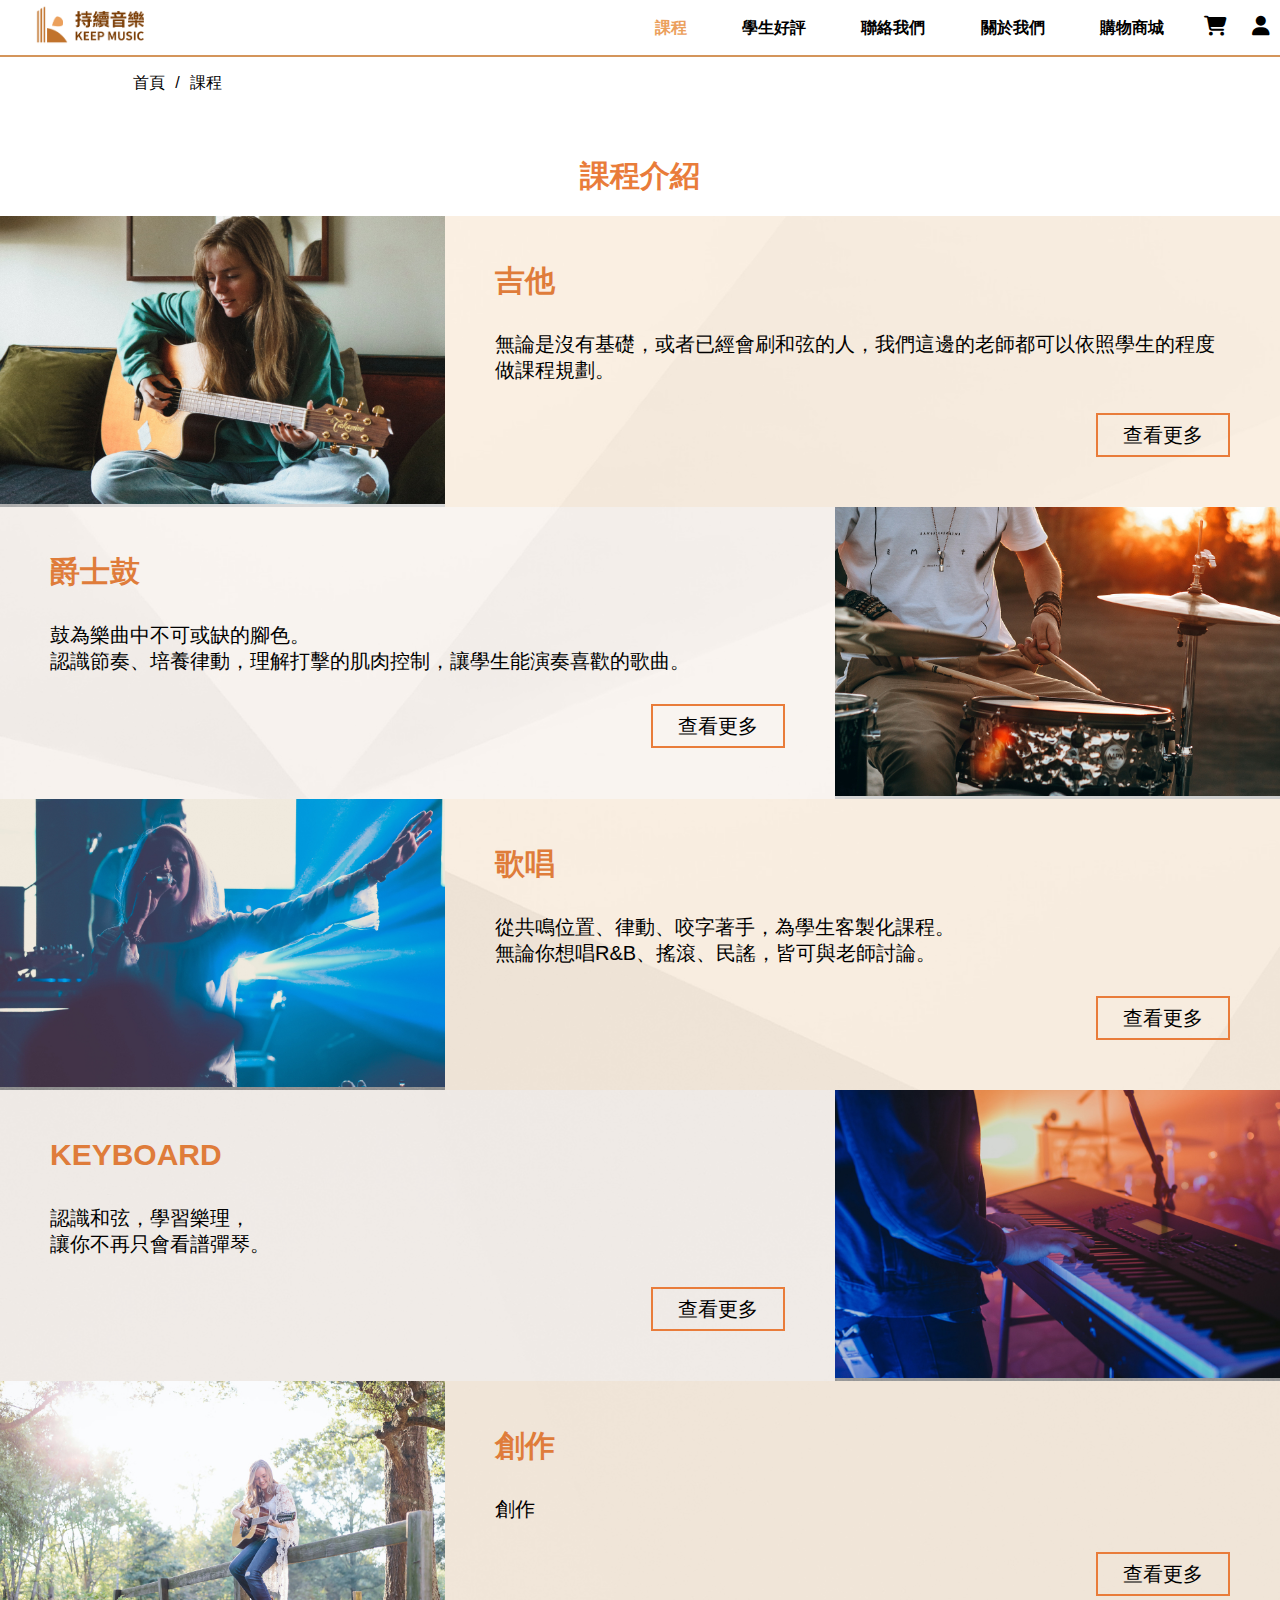
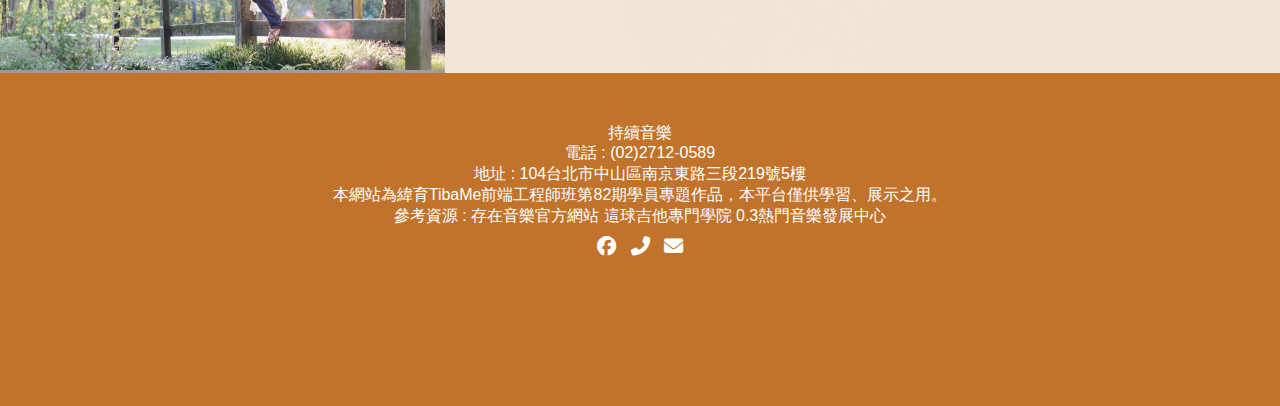
<file: course2.html>
<!DOCTYPE html>
<html lang="en">
<head>
    <meta charset="UTF-8">
    <meta http-equiv="X-UA-Compatible" content="IE=edge">
    <meta name="viewport" content="width=device-width, initial-scale=1.0">
    <title>課程</title>
    <link rel="stylesheet" href="css/style.css">
    <link rel="stylesheet" href="https://cdnjs.cloudflare.com/ajax/libs/font-awesome/6.2.1/css/all.min.css">
    <link href="https://unpkg.com/aos@2.3.1/dist/aos.css" rel="stylesheet">

</head>
<body>
    <div class="wrapper-page2">
        <div class="top-2">
            <div class="header">
            <a href="index.html"><img src="images/logo-2.png" id="logo"alt=""></a>
            <div class="typesetting"></div>
            <a href="login.html" class="user2"><i class="fa-solid fa-user "></i></a>
            <i class="fa-solid fa-cart-shopping cartforcellphone"></i>
            <i class="fa-solid fa-bars"></i>
            <ul>
                
                <li><a href="course2.html">課程</a></li>
                <li><a href="feedback.html">學生好評</a></li>
                <li><a href="contact.html">聯絡我們</a></li>
                <li><a href="" class="aboutusclick">關於我們</a>
                    <ol class="aboutus">
                        <li><a href="brand.html">品牌故事</a></li>   
                        <li><a href="classroom.html">教室環境</a></li>
                    </ol>
                </li>
                <li><a href="mall.html">購物商城</a></li>
                <li class="top-cart">
                    <i class="fa-solid fa-cart-shopping"></i>
                    <div class="amountincart"></div>
                
                </li>

                <li>
                    <a href="login.html"><i class="fa-solid fa-user"></i></a>
                </li>
            </ul>
            </div>
        </div> 

        <div class="page2-place">
            <a href="index.html">首頁</a>
            <p>/</p>
            <p>課程</p>
        </div>
        <h1>課程介紹</h1>
        <div class="page2-content">

            
                <div  class="guitar-1">
                    <div class="overlay-1">
                        <img  src="images/guitar.jpg" alt=""><div class="overlay-2"></div></div>  
                    <div class="guitar-2">
                        <div class="course-text">
                            <h1>吉他</h1>
                            <p >無論是沒有基礎，或者已經會刷和弦的人，我們這邊的老師都可以依照學生的程度做課程規劃。</p>
                            <a href="course-guitar.html">查看更多</a>
                        </div>
                    </div>
                </div>

                <div class="drum-1">
                    
                    <div class="drum-2">
                        <div class="course-text">
                            <h1>爵士鼓</h1>
                            <p >鼓為樂曲中不可或缺的腳色。<br>
                                認識節奏、培養律動，理解打擊的肌肉控制，讓學生能演奏喜歡的歌曲。</p>
                            <a href="" >查看更多</a>
                        </div>
                    </div>

                    <div class="overlay-1"><img src="images/drum.jpg" alt=""><div class="overlay-2"></div></div>
                </div>
                
                <div class="sing-1" >
                    <div class="overlay-1"><img  src="images/sing.jpg" alt=""><div class="overlay-2"></div></div>
                    <div class="sing-2">
                        <div class="course-text">
                            <h1 >歌唱</h1>
                            <p >從共鳴位置、律動、咬字著手，為學生客製化課程。<br>
                                無論你想唱R&B、搖滾、民謠，皆可與老師討論。</p>
                            <a href="" >查看更多</a>
                        </div>
                    </div>
                </div>

                <div class="keyboard-1">
                    
                    <div class="keyboard-2">
                        <div class="course-text">
                            <h1 >KEYBOARD</h1>
                            <p >認識和弦，學習樂理，<br>
                                讓你不再只會看譜彈琴。</p>
                            <a  href="">查看更多</a>
                        </div>
                    </div>
                    <div class="overlay-1"><img src="images/keyboard.jpg" alt=""><div class="overlay-2"></div></div>
                </div>

                <div class="write-1">
                    <div class="overlay-1"><img src="images/write.jpg" alt=""><div class="overlay-2"></div></div>
                    <div class="write-2">
                        <div class="course-text">
                            <h1 >創作</h1>
                            <p >創作</p>
                            <a href="" >查看更多</a>
                        </div>
                    </div>
                </div>

        </div>

        <div class="footer-2">
            <h1>持續音樂</h1>
            <p>電話 : (02)2712-0589<br>
            地址 : 104台北市中山區南京東路三段219號5樓<br>
            本網站為緯育TibaMe前端工程師班第82期學員專題作品，本平台僅供學習、展示之用。<br>
            參考資源 : 存在音樂官方網站 這球吉他專門學院 0.3熱門音樂發展中心
            </p>
            <div class="icon">
            <a href=""><i class="fa-brands fa-facebook"></i></a>
            <a href=""><i class="fa-solid fa-phone-flip"></i></a>
            <a href=""><i class="fa-solid fa-envelope"></i></a>
            </div>
        </div>
    </div>

    <script src="https://unpkg.com/aos@2.3.1/dist/aos.js"></script>

    <script>
    
        document.addEventListener("click", function(e){
          
          
          if(e.target.classList.contains("aboutusclick")){
              e.preventDefault();
              // console.log(e.target);
              let aboutus = e.target.nextElementSibling;
              console.log(aboutus);
              aboutus.classList.toggle("heightafterclick");
            }else{
    
            }
    
          if(e.target.classList.contains("fa-bars")){
            // console.log(e.target);
            let ulafterclick = e.target.nextElementSibling;
            console.log(ulafterclick);
            ulafterclick.classList.toggle("ulafterclick");
          }
    
          
    
    
    
        })
    </script>
     <script>
        AOS.init();
      </script>
</body>
</html>
</file>
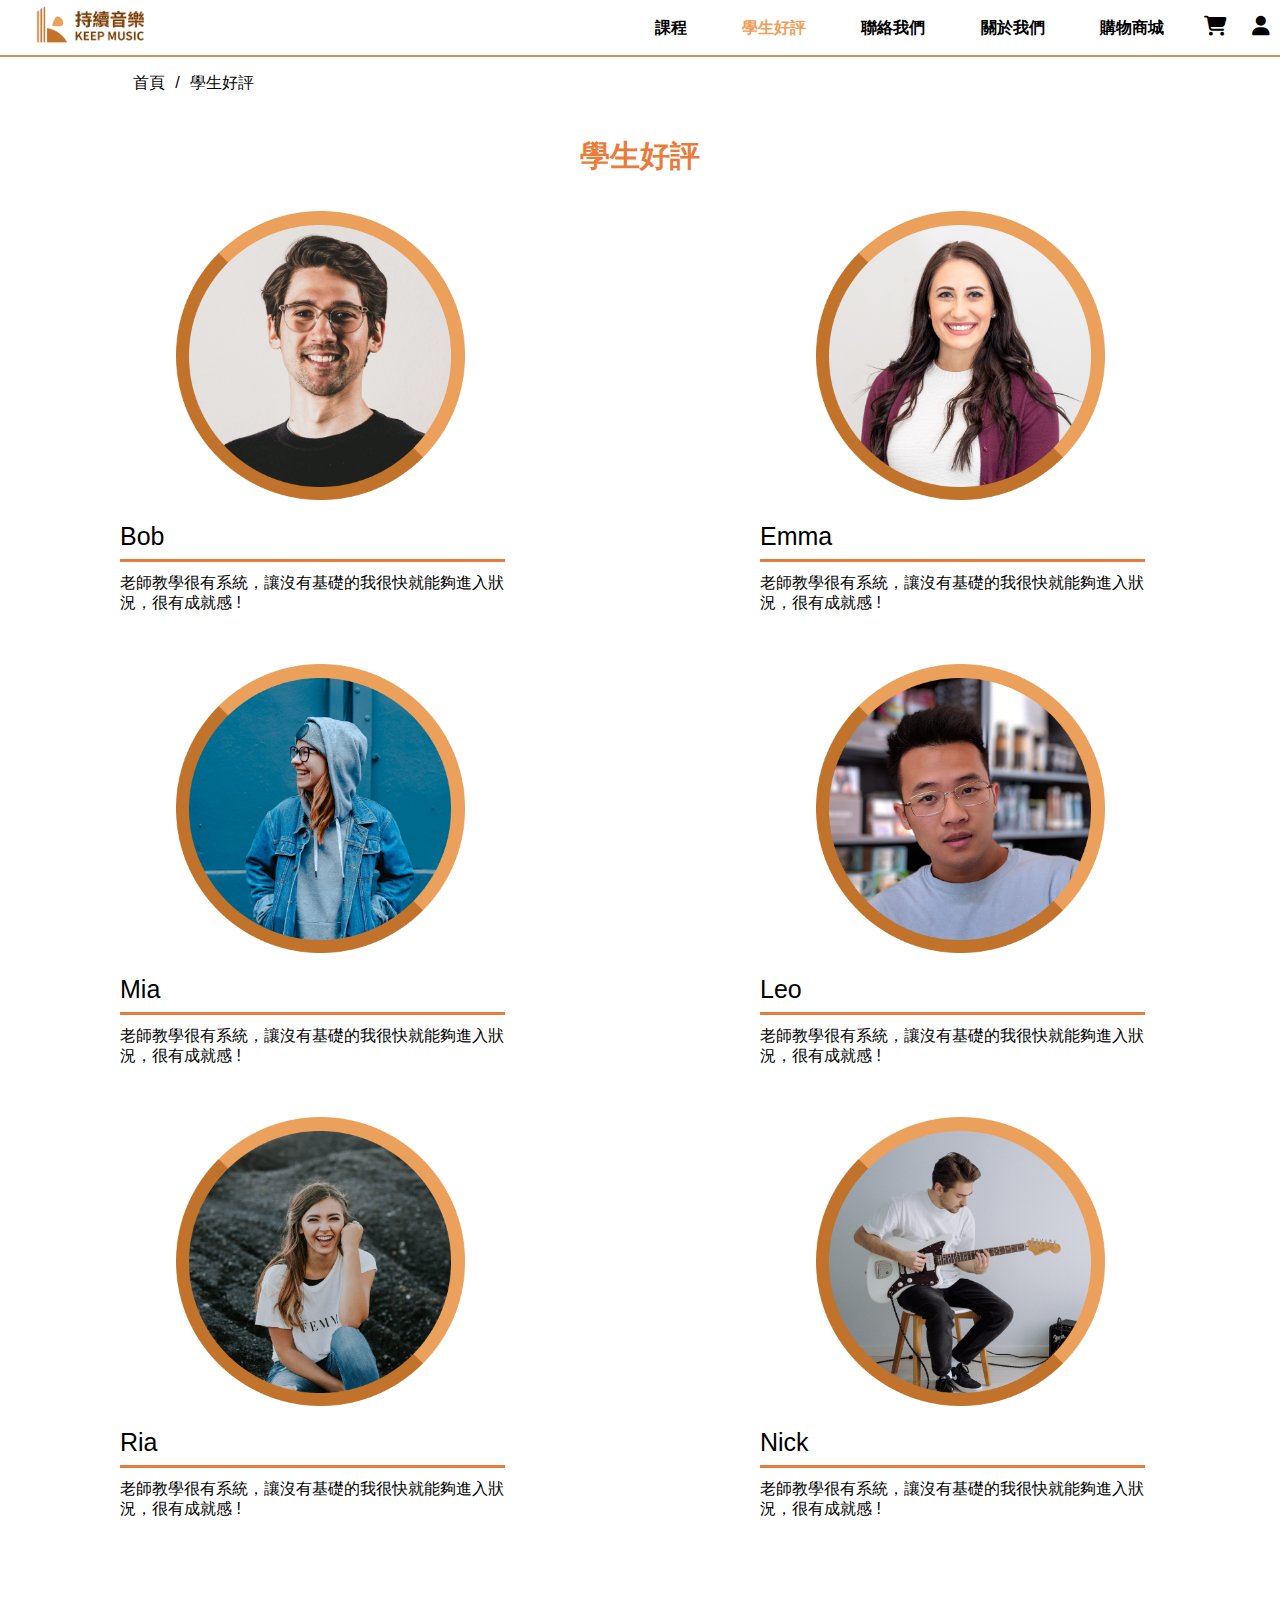
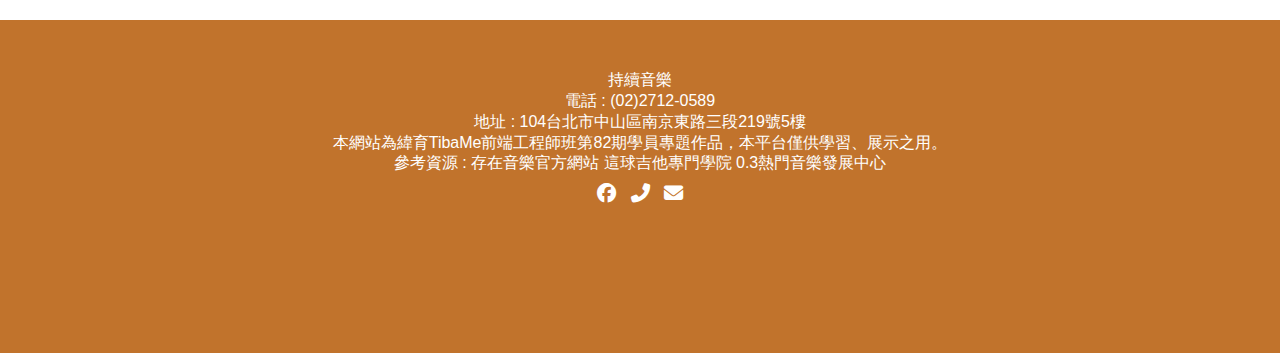
<file: feedback.html>
<!DOCTYPE html>
<html lang="en">
<head>
    <meta charset="UTF-8">
    <meta http-equiv="X-UA-Compatible" content="IE=edge">
    <meta name="viewport" content="width=device-width, initial-scale=1.0">
    <title>學生好評</title>
    <link rel="stylesheet" href="css/style-feedback.css">
    <link rel="stylesheet" href="https://cdnjs.cloudflare.com/ajax/libs/font-awesome/6.2.1/css/all.min.css">
</head>
<body>
    <div class="wrapper-page2">
        <div class="top-2">
            <div class="header">
                <a href="index.html"><img src="images/logo-2.png" alt=""></a>
                <div class="typesetting"></div>
                <a href="login.html" class="user2"><i class="fa-solid fa-user "></i></a>
                <i class="fa-solid fa-cart-shopping cartforcellphone"></i>
                <i class="fa-solid fa-bars"></i>
                <ul>
                    
                    <li><a href="course2.html">課程</a></li>
                    <li><a href="feedback.html">學生好評</a></li>
                    <li><a href="contact.html">聯絡我們</a></li>
                    <li><a href="" class="aboutusclick">關於我們</a>
                        <ol class="aboutus">
                            <li><a href="brand.html">品牌故事</a></li>   
                            <li><a href="classroom.html">教室環境</a></li>
                        </ol>
                    </li>
                    <li><a href="mall.html">購物商城</a></li>
                    <li class="top-cart">
                        <i class="fa-solid fa-cart-shopping"></i>
                        <div class="amountincart">2</div>
                    
                </li>

                <li>
                    <a href="login.html"><i class="fa-solid fa-user"></i></a>
                </li>
                </ul>
            </div> 
        </div> 

        <div class="page2-place">
            <a href="index.html">首頁</a>
            <p>/</p>
            <p>學生好評</p>
        </div>

        <div class="content-4">
            
            <h1>學生好評</h1>

            <div class="content-4-content">

            <div class="feedback">
                <div class="photo">
                    <img src="images/photo1.png" alt="">
                </div>
                <p class="name">Bob</p>
                <p>老師教學很有系統，讓沒有基礎的我很快就能夠進入狀況，很有成就感 !</p>
            </div>
            <div class="feedback">
                <div class="photo">
                    <img src="images/photo2.png" alt="">
                </div>
                <p class="name">Emma</p>
                <p>老師教學很有系統，讓沒有基礎的我很快就能夠進入狀況，很有成就感 !</p>
            </div>
            <div class="feedback">
                <div class="photo">
                    <img src="images/photo3.png" alt="">
                </div>
                <p class="name">Mia</p>
                <p>老師教學很有系統，讓沒有基礎的我很快就能夠進入狀況，很有成就感 !</p>
            </div>

            <div class="feedback">
                <div class="photo">
                    <img src="images/photo4.png" alt="">
                </div>
                <p class="name">Leo</p>
                <p>老師教學很有系統，讓沒有基礎的我很快就能夠進入狀況，很有成就感 !</p>
            </div>
            <div class="feedback">
                <div class="photo">
                    <img src="images/photo5.png" alt="">
                </div>
                <p class="name">Ria</p>
                <p>老師教學很有系統，讓沒有基礎的我很快就能夠進入狀況，很有成就感 !</p>
            </div>
            <div class="feedback">
                <div class="photo">
                    <img src="images/photo6.png" alt="">
                </div>
                <p class="name">Nick</p>
                <p>老師教學很有系統，讓沒有基礎的我很快就能夠進入狀況，很有成就感 !</p>
            </div>

            </div>
            
        </div>


    </div>

        <div class="footer-2">
            <h1>持續音樂</h1>
            <p>電話 : (02)2712-0589<br>
            地址 : 104台北市中山區南京東路三段219號5樓<br>
            本網站為緯育TibaMe前端工程師班第82期學員專題作品，本平台僅供學習、展示之用。<br>
            參考資源 : 存在音樂官方網站 這球吉他專門學院 0.3熱門音樂發展中心
            </p>
            <div class="icon">
            <a href=""><i class="fa-brands fa-facebook"></i></a>
            <a href=""><i class="fa-solid fa-phone-flip"></i></a>
            <a href=""><i class="fa-solid fa-envelope"></i></a>
            </div>
        </div>
    </div>

    <script>
    
        document.addEventListener("click", function(e){
          
          
          if(e.target.classList.contains("aboutusclick")){
              e.preventDefault();
              // console.log(e.target);
              let aboutus = e.target.nextElementSibling;
              console.log(aboutus);
              aboutus.classList.toggle("heightafterclick");
            }else{
    
            }
    
          if(e.target.classList.contains("fa-bars")){
            // console.log(e.target);
            let ulafterclick = e.target.nextElementSibling;
            console.log(ulafterclick);
            ulafterclick.classList.toggle("ulafterclick");
          }
    
          
    
    
    
        })
    </script>
</body>
</html>
</file>
<file: css/style.css>
@import url('reset.css');
@import url('header1.css');
@import url('header2.css');


.body{
    font-size: 21px;
    position:relative;
}

.wrapper{
    width: 100%;
    min-width: 950px;
    font-family: sans-serif;
}

.top-2 ul>li:first-child > a{
    color:rgb(235, 160, 92);
}

.swiper-wrapper-2{
    height: 500px;
}


.swiper img{
    width: 100%;
}

.swiper {
    width: 100%;
    height: auto;
}


.swiper-slide {
    text-align: center;
    font-size: 18px;
    background: #ffffff;
    justify-content: center;
    align-items: center;
}

.swiper-slide-2{
    text-align: center;
    font-size: 18px;
    background: rgb(255, 242, 227);
    justify-content: center;
    align-items: center;
    width: 30%;
    min-height: 750px;
    

}

.swiper-slide-2-1{
    background: #ffffff;
    min-height: 700px;
    padding: 20px;
}

.swiper-slide > img {
    display: block;
    width: 100%;
    object-fit: cover;
  }



.swiper-slide-2-1 img{
    width: 100%;
    transition: all .3s;
    
    
}

.swiper-slide-2-1 img:hover{
    transform: scale(1.1);
}


.classforhover{
    display: block;
    height: auto;
    overflow: hidden;
    box-sizing: border-box;
    position: relative;
}

.swiper-slide-2-1 > h2{
    margin-top: 20px;
}



.swiper-button-prev{
    color:rgb(255, 227, 195);
}

.swiper-button-next{
    color:rgb(255, 227, 195);
}

span.swiper-pagination-bullet.swiper-pagination-bullet-active {
    background-color: rgb(223, 124, 58);
    opacity: 1;
  }

.swiper-pagination-bullet {
    background-color: rgb(230, 230, 230);
    opacity: 1;
  }


.aboutus{
    background-color:rgb(31, 41, 50, .46);
}

.scroll_blackbackground{
    background-color: rgb(63, 68, 72);
}



.wrapper .fa-cart-shopping{
    color:white;
}

.wrapper-page2 .cartforcellphone{
    display: none;
}

.wrapper-page2-1 .cartforcellphone{
    display: none;
}


.wrapper .cartforcellphone{
    display: none;
}

.banner{
    background-image: url('../images/1.png');
    background-size: cover;
    width: 100%;
    padding-bottom: 51.9%;
}


/* ------ 第一區塊 ------ */
.content{
    display:flex;
    position:relative;
    width: 100%;
    padding-top: 70px;
    background-image: url("../images/background-2.jpg");
    background-size: cover;
}

.content img{
    width: 390px;
    height:0%;
    margin-left: 10vw;
    margin-top: 50px;
    
}

.content-text{
    margin-left: 11%;
    margin-top: 70px;    
    margin-right: 130px;
    margin-bottom: 140px;

}

.content-text h1{
    font-size :30px;
    position:relative;
    color:rgb(233, 124, 58);
    font-weight: bold;
    
}

.content-text h1:before{
    content:'';
    display:block;
    width: 45px;
    height: 3px;
    background-color:rgb(233, 124, 58);

    position:absolute;
    left: -60px;
    top: 0;
    bottom: 0;
    margin: auto;
    
}

.content-text p{
    margin-top: 70px;
    line-height: 2 ;
    font-size: 20px;
}

/* 按鈕 */
.content-text a{
    display :block;
    width: 130px;
    height: 40px;
    border: 2px solid rgb(233, 124, 58); 
    text-decoration: none;
    font-size: 20px;
    color:black;
    text-align: center;
    line-height: 2;
    margin-left: auto;
    margin-top: 66px;
    transition: color .5s;
}

.content-text a:hover{
    background-color: rgb(233, 124, 58);
    color:white;
}

.mySwiper{
    background-color: rgb(255, 242, 227);
    width: 100%;
    max-height:900px;
    /* width: 1200px; */
    margin-left: auto;
    margin-right: auto;
      /* width: 1200px; */
}

.swiper-slide-2-1 > h2{
    color:rgb(233, 124, 58);
    font-weight: bold;
    font-size: 25px;
}

.swiper-slide-2-1 > p{
    padding: 20px;
    line-height: 1.5;
    text-align: left;
}

/* ------ 第二區塊 ------ */

.swiper-pagination-2{
    padding-top: 100px;
}

.swiper-button-next-2{
    top:60%;
}

.swiper-button-prev-2{
    top: 60%;
}

.content-2 h1{
    font-size :30px;
    color:rgb(233, 124, 58);
    font-weight: bold;
    text-align: center;
    padding-top:50px;
    padding-bottom:25px;
}

.course{
    display:flex;
}


.content-2{
    background-color: rgb(255, 242, 227);
    padding-bottom: 50px;
    padding-left: 10vw;
    padding-right: 10vw;
}

.course{
    display:flex;
    margin-right:10vw;
    margin-left:10vw;
    justify-content:center;
    align-items: center;
    position:relative;
}

.course a{
    display:block;
    width: 350px;
    height: 505px;
    background-color: rgb(255, 255, 255);
    margin:10px;
}

.course a:first-child{
    display:block;
    width: 50px;
    height: 50px;
    background-color: rgb(255, 255, 255);
    margin:10px;
    position:absolute;
    border-radius: 50%;
    left:-60px;
}

.course a:last-child{
    display:block;
    width: 50px;
    height: 50px;
    background-color: rgb(255, 255, 255);
    margin:10px;
    position:absolute;
    border-radius: 50%;
    right :-60px;
}

.course a h2{
    color:rgb(193, 115, 44);
    text-align:center;
    font-weight:bold;
    font-size:20px;
}

.course a p{
    margin:3% 5% 15px;
    line-height: 1.5;
    color:black;
}

.course img{
    width:90%;
    margin:5% 5% 15px;
}

.course .fa-angle-left{
    font-size :30px;
    display:block;
    text-align: center;
    line-height: 50px;
    color:rgb(233, 124, 58);
}

.course .fa-angle-right{
    font-size :30px;
    display:block;
    text-align: center;
    line-height: 50px;
    color:rgb(233, 124, 58);
}

.course a{
    text-decoration: none;
}

.course a:nth-child(2){
    width: 295px;
    height: 435px;
    background-color: rgb(255, 255, 255);
}

.course a:nth-child(4){
    width: 295px;
    height: 435px;
    background-color: rgb(255, 255, 255);
}

/* ------ 第三區塊 ------ */

.content-3{
    
    min-width: 1200px;
    background-image: url("../images/background-2.jpg");
    background-size: cover;
    padding: 50px 0 90px;
}

.content-3 h1{
    font-size :30px;
    color:rgb(233, 124, 58);
    font-weight: bold;
    text-align: center;
    padding-top:50px;
    padding-bottom:30px;
}

.room{
    display:grid;
    grid-template-columns:1fr 1fr 1fr 1fr ;
    grid-template-rows: 1fr 1fr;
    margin: 0 10.41% 0;
}

.room1{
    grid-column : 1 / 3;
    grid-row : 1 / 2;
    height: 385px;
    background-image: url('../images/room1.png');
    background-size: cover;
    background-position:  center;
    margin: 0 16.5px 33px 16.5px;
    position:relative;
}

.room1-after{
    width: 100%;
    height: 100px;
    position: absolute;
    bottom: 0;
    background-image: linear-gradient(rgba(90, 90, 90, 0),
    rgba(90, 90, 90, 0));
}

.room2-after{
    width: 100%;
    height: 100px;
    position: absolute;
    bottom: 0;
    background-image: linear-gradient(rgba(90, 90, 90, 0),
    rgba(90, 90, 90, 0));
}

.room3-after{
    width: 100%;
    height: 100px;
    position: absolute;
    bottom: 0;
    background-image: linear-gradient(rgba(90, 90, 90, 0),
    rgba(90, 90, 90, 0));
}

.room4-after{
    width: 100%;
    height: 100px;
    position: absolute;
    bottom: 0;
    background-image: linear-gradient(rgba(90, 90, 90, 0),
    rgba(90, 90, 90, 0));
}

.room5-after{
    width: 100%;
    height: 100px;
    position: absolute;
    bottom: 0;
    background-image: linear-gradient(rgba(90, 90, 90, 0),
    rgba(90, 90, 90, 0));
}

.room1 p{
    color:white; 
    position: absolute;
    font-size: 20px;
    left:30px;
    bottom: 30px;   
    opacity:0; 
}

.room1:hover .room1-after{
    background-image: linear-gradient(rgba(35, 35, 35, 0),
    rgba(35, 35, 35,1));
}

.room2:hover .room2-after{
    background-image: linear-gradient(rgba(35, 35, 35, 0),
    rgba(35, 35, 35,1));
}

.room3:hover .room3-after{
    background-image: linear-gradient(rgba(35, 35, 35 ,0),
    rgba(35, 35, 35,1));
}

.room4:hover .room4-after{
    background-image: linear-gradient(rgba(35, 35, 35, 0),rgba(35, 35, 35, 1)
    );
}

.room5:hover .room5-after{
    background-image: linear-gradient(rgba(35, 35, 35, 0),
    rgba(35, 35, 35,1));
}

.room1:hover p{
    opacity:1; 
}

.room2 p{
    color:white; 
    position: absolute;
    font-size: 20px;
    left:30px;
    bottom: 30px;
    opacity:0; 
}

.room3 p{
    color:white; 
    position: absolute;
    font-size: 20px;
    left:30px;
    bottom: 30px;
    opacity:0; 
}

.room4 p{
    color:white; 
    position: absolute;
    font-size: 20px;
    left:30px;
    bottom: 30px;
    opacity:0; 
}

.room5 p{
    color:white; 
    position: absolute;
    font-size: 20px;
    left:30px;
    bottom: 30px;
    opacity:0; 
}

.room2{
    grid-column : 3 / 4;
    grid-row : 1 / 2;
    height: 385px;
    background-image: url('../images/room2.jpg');
    background-size: cover;
    background-position:  center;
    margin: 0 16.5px 33px 16.5px;
    position:relative;
}

.room3{
    grid-column : 4 / 5;
    grid-row : 1 / 3;
    width: 100%;
    height: 805px;
    background-image: url('../images/room3.png');
    background-size: cover;
    margin: 0 16.5px 33px 16.5px;
    position:relative;
}

.room4{
    grid-column : 1 / 2;
    grid-row: 2 / 3 ;
    height: 385px;
    background-image: url('../images/room4.png');
    background-size: cover;
    margin-left: 16.5px;
    margin-right: 16.5px;
    position:relative;
}

.room5{
    grid-column : 2 / 4;
    grid-row: 2 / 3 ;
    height: 385px;
    background-image:url('../images/room5.png');
    background-size: cover;
    margin: 0 16.5px 33px 16.5px;
    position:relative;
}

.room2:hover p{
    opacity:1; 
}

.room3:hover p{
    opacity:1; 
}

.room4:hover p{
    opacity:1; 
}

.room5:hover p{
    opacity:1; 
}

/* ------ 第四區塊 ------ */

.content-4{
    background-color: rgb(255, 242, 227);
    padding-bottom: 50px;
    width: 100%;
}

.content-4 h1{
    font-size :30px;
    color:rgb(233, 124, 58);
    font-weight: bold;
    text-align: center;
    padding-top:50px;
    padding-bottom:25px;
}

.content-4-content{
    display: flex;
    margin: 0 10.41% 0;

}

.feedback1{
    width: 33.3%;
}

.feedback2{
    width: 33.3%;
}

.feedback3{
    width: 33.3%;
}
.content-4 .photo{
    background-image: url('../images/circle.png');
    background-size: 289px 289px;
    width: 289px;
    height: 289px;
    position: relative;
    margin: 0 auto;
    
}

.content-4-content img{
    width: 262px;
    display: block;
    position: absolute;
    left:50%;
    top:50%;
    transform: translate(-50%,-50%);
    
}

.content-4-content p{
    line-height: 1.3;
    display: block;
    padding: 10px 10% 0;
    
}

.photo + p{
    font-size: 25px;
    margin-bottom: 10px;
    margin-top: 10px;
    position: relative;
}

.photo + p:after{
    content:'';
    display:block;
    width: 110%;
    height: 3px;
    background-color:rgb(233, 124, 58);

    position:absolute;
    top: 50px;
    bottom: 0;
    margin: auto;
}

/* ------ footer ------ */

.footer{
    padding-top: 50px;
    padding-bottom: 150px;
    background-color: rgb(60, 58, 57);;
}

.footer h1{
    color:white;
    text-align: center;
    line-height: 1.3;
}

.footer p{
    color:white;
    text-align: center;
    line-height: 1.3;
}

.icon{
    text-align:center;
    margin-top: 10px;
}

.fa-facebook{
    color:white;
    font-size: 1.2rem;
    margin: 0 5px;
}

.fa-phone-flip{
    color:white;
    font-size: 1.2rem;
    margin: 0 5px;
}

.fa-envelope{
    color:white;
    font-size: 1.2rem;
    margin: 0 5px;
}

/* ------ page2 課程 ------ */

.wrapper-page2{
    width: 100%;
    /* min-width: 1200px; */
    font-family: Arial, Helvetica, sans-serif;
}


/* 頁首 */



/* 回到頁面頂端按鈕 */
#myBtn {
    display: none;
    position: fixed;
    bottom: 20px;
    right: 30px;
    z-index: 99;
    font-size: 18px;
    border: none;
    outline: none;
    background-color: rgb(193, 115, 44);
    cursor: pointer;
    padding: 15px 20px;
    border-radius: 50%;
    
  }
  
.fa-arrow-up{
    font-size: 20px;
    color: white;
}

#myBtn:hover {
    background-color: #555;
}




.fa-cart-shopping{
    font-size: 20px;
    
}

.fa-user {
    margin: 0 10px;
    font-size: 20px;
}


/* 麵包屑 */
.page2-place{
    margin:0px 10.41% 20px ;
    display: flex; 
    padding-top: 75px;
    
}

.page2-place a{
    text-decoration: none;
    color:black;
}

.page2-place a:first-child{   
    margin-right: 10px;
}

.page2-place p{
    margin-right: 10px;
}

/* 課程介紹標題 */
.wrapper-page2 > h1{
    font-size :30px;
    color:rgb(233, 124, 58);
    font-weight: bold;
    text-align: center;
    padding-top:50px;
    padding-bottom:25px;
}


/* 課程內容 */

.guitar{
    margin:85px 10vw 20px ;
    width: 850px;
    border:2px solid rgb(233, 124, 58);
    display:flex;
    padding:40px;
    background-color: white;
    position: relative;
}


.swiper-slide-2{
    /* margin-top: 20px; */
}
.guitar:hover{
    top:-1px;
    box-shadow: 3px 3px 10px 0 rgba(109, 53, 1, .5);
}

.sing:hover{
    top:-1px;
    box-shadow: 3px 3px 10px 0 rgba(109, 53, 1, .5);
}

.keyboard:hover{
    top:-1px;
    box-shadow: 3px 3px 10px 0 rgba(109, 53, 1, .5);
}

.sing-2 ,.keyboard-2,.write-2{
    width: 100%;
} 

.page2-content{
    background-image: url('../images/background.jpg');
    background-size: cover;
}

.page2-content h1{
    font-size: 30px;
    font-weight: bold;
    color:rgb(223, 124, 58);
}


.page2-content p{
    font-size: 20px;
    line-height: 1.3;
    margin-top: 35px;
    /* width: 610px; */
    
}

/* 按鈕 */
.page2-content a{
    display :block;
    width: 130px;
    height: 40px;
    border: 2px solid rgb(233, 124, 58); 
    text-decoration: none;
    font-size: 20px;
    color:black;
    text-align: center;
    line-height: 2;
    margin-left: auto;
    margin-top: 30px;
    transition: color .5s;
    
}

/* 按鈕動態 */
.page2-content a:hover{
    background-color: rgb(233, 124, 58);
    color:white;
}

.page2-content img{
    /* width: 500px; */
    transition: all .3s;
    /* height: 300px; */
}



.guitar-1{
    display:flex;
    width: 100%;
}

.overlay-1{
    position: relative;
    /* width: 500px; */
    width: 26%;
    min-width: 445px;
    overflow: hidden;
}

.overlay-1 img{
    width: 100%;
}

.guitar-1:hover .overlay-2{
    opacity: .3;
}

.guitar-1:hover img{
    transform: scale(1.1);
}

.drum-1:hover .overlay-2{
    opacity: .3;
}

.drum-1:hover img{
    transform: scale(1.1);
}

.sing-1:hover .overlay-2{
    opacity: .3;
}

.sing-1:hover img{
    transform: scale(1.1);
}

.keyboard-1:hover .overlay-2{
    opacity: .3;
}

.keyboard-1:hover img{
    transform: scale(1.1);
}
.write-1:hover .overlay-2{
    opacity: .3;
}

.write-1:hover img{
    transform: scale(1.1);
}
.overlay-2{
    content:"";
    background-color: #fff;
    position: absolute;
    width: 100%;
    height: 100%;
    top:0;
    left: 0;
    opacity: 0;
    transition: all .3s;

}

.guitar-2{
    background:rgba(255, 242, 227, 0.85);
    /* width: calc( 100% - 500px ); */
    width: 74%;
    /* padding:50px 10.41% 50px 50px; */
    padding:50px 50px 50px 50px;
    box-sizing: border-box;
}

.course-text{
    max-width: 1145px;
}


.drum{
    margin:0 10vw 20px 10vw;
    width: 850px;
    border:2px solid rgb(233, 124, 58);
    display:flex;
    padding:40px;
    float:right;
    background-color: white;
    position: relative;
}

.drum-1{
    display:flex;
    width: 100%;

}


.drum-2{
    background:rgba(255, 249, 244, 0.85);
    /* width: calc( 100% - 500px ); */
    width: 74%;
    /* padding:50px 50px 50px 10.41%; */
    padding:50px 50px 50px 50px;
    box-sizing: border-box;
}

.drum:hover{
    top:-1px;
    box-shadow: 3px 3px 10px 0 rgba(109, 53, 1, .5);
}

.sing-1{
    display:flex;
    width: 100%;
}

.sing-2{
    background:rgba(255, 242, 227, 0.85);
    /* width: calc( 100% - 500px ); */
    width: 74%;
    /* padding:50px 10.41% 50px 50px; */
    padding:50px 50px 50px 50px;
    box-sizing: border-box;
}

.write-1{
    display:flex;
    width: 100%;
}

.write-2{
    background:rgba(255, 242, 227, 0.85);
    /* width: calc( 100% - 500px ); */
    width: 74%;
    /* padding:50px 10.41% 50px 50px; */
    padding:50px 50px 50px 50px;
    box-sizing: border-box;
}

.keyboard-1{
    display:flex;
    width: 100%;
}

.keyboard-2{
    background:rgba(255, 249, 244, 0.85);
    /* width: calc( 100% - 500px ); */
    width: 74%;
    /* padding:50px 50px 50px 10.41%; */
    padding:50px 50px 50px 50px;
    box-sizing: border-box;
}

.sing{
    margin:0 10vw 20px ;
    width: 850px;
    border:2px solid rgb(233, 124, 58);
    display:flex;
    padding:40px;
    background-color: white;
    position: relative;
}

.keyboard{
    margin:0 10vw 20px ;
    width: 850px;
    border:2px solid rgb(233, 124, 58);
    display:flex;
    padding:40px;
    float:right;
    background-color: white;
    position: relative;
}

.write{
    margin:0 10vw 50px ;
    width: 850px;
    border:2px solid rgb(233, 124, 58);
    display:flex;
    padding:40px;
    background-color: white;
    margin-bottom: 150px;
    position: relative;
}

.write:hover{
    top:-1px;
    box-shadow: 3px 3px 10px 0 rgba(109, 53, 1, .5);
}

.footer-2{
    padding-top: 50px;
    padding-bottom: 150px;
    background-color: rgb(193, 115, 44);;
}

.footer-2 h1{
    color:white;
    text-align: center;
    line-height: 1.3;
}

.footer-2 p{
    color:white;
    text-align: center;
    line-height: 1.3;
}




/* ------ 吉他課程 ------ */

.page2-1-content h2{
    font-size: 25px;
    color:rgb(223, 124, 58);
    font-weight: bold;
    line-height: 1.5;
}

.page2-1-content h3{
    font-size: 25px;
    line-height: 1.5;
    margin-bottom: 15px;
}

.wrapper-page2-1{
    width: 100%;
    /* min-width: 1200px; */
    font-family: Arial, Helvetica, sans-serif;
    /* background-image: url(../images/page-2-background-image-2.png); */
    /* background-size: cover; */
    background-size: 100% auto;
    background-position: 0px 200px;
    background-repeat: no-repeat;
}

.course-information{
    display: flex;
}

.three{
    display: flex;
    width: 100% ;
    margin-bottom: 30px;
}

.three-1 p{
    /* display: block; */
    position: absolute;
    left:50%;
    top:50%;
    transform: translate(-50%,-50%);
    font-size: 25px;
    font-weight: bold;
    line-height: 1.5;
    width: 55%;
    text-align: center;
}

.three-2 p{
    /* display: block; */
    position: absolute;
    left:50%;
    top:50%;
    transform: translate(-50%,-50%);
    font-size: 25px;
    font-weight: bold;
    line-height: 1.5;
    width: 55%;
    text-align: left;
}

.three-3 p{
    /* display: block; */
    position: absolute;
    left: 50%;
    top:50%;
    transform: translate(-50%,-50%);
    font-size: 25px;
    font-weight: bold;
    line-height: 1.5;
    width: 55%;
    text-align: left;
}

.three-1 ,.three-2 ,.three-3{
    height: 100px;
}

.three-1 {
    width: 33.3%;
    background-image: url('../images/step1.png');
    background-size: 100% 100%;
    /* height: 50px; */
    position: relative;
}

.three-2{
    width: 33.3%;
    background-image: url('../images/step2.png');
    background-size: 100% 100%;
    /* height: 50px; */
    position: relative;
}

.three-3{
    width: 33.3%;
    background-image: url('../images/step3.png');
    background-size: 100% 100%;
    /* height: 50px; */
    position: relative;
}

.three-3 p{
    color:white;
}

/* span{
    animation:blinker 1s linear infinite;
}

@keyframes blinker{
    50%{
        opacity:0;
    }
} */

.course-information-1 ,.course-information-2{
    /* background-image: url('../images/course-background.png'); */
    /* background-size: 100% 100%; */
    background-color:rgb(252, 242, 227);
    /* margin: 0 10px; */
    width: 50%;
    padding-bottom: 15px;
}

.course-information-1{
    margin-right: 10px;
}

.course-information-2{
    margin-left: 10px;
}

.course-information .course-information-1 h1{
    color:white;
    text-align: center;
    font-size: 25px;
    padding: 0;
}

.course-information .course-information-2 h1{
    color:white;
    text-align: center;
    font-size: 28px;
    padding: 0;
}

.course-top1, .course-top2{
    background-image: url('../images/course-background-1.png');
    background-size: 100% 100%;
    padding: 25px 0 35px 0;
    margin-bottom: 10px;
}

.course-top1 ul{
    text-align: center;
}

.course-top2 ul{
    text-align: center;
}

/* .fa-user {
    color:white;
    margin-top: 10px;
    margin-bottom: 10px;
    font-size: 30px;
}

.fa-users {
    color:white;
    margin-top: 10px;
    margin-bottom: 10px;
    font-size: 32px;
} */

.course-information-1-1{
    display:flex;
    padding: 0 30px;
    margin-top: 10px;
    margin-bottom: 10px;
    position: relative;
}

.course-information-1>p{
    line-height: 1.5;
    font-size: 20px;
    position: relative;
    margin-left: 50px;
}

.course-information-2>p{
    line-height: 1.5;
    font-size: 20px;
    position: relative;
    margin-left: 50px;
}

.course-information-1>p:before{
    content:'';
    display: block;
    width:8px;
    height: 8px;
    background-color: rgb(193, 115, 44);
    border-radius: 50%;
    position: absolute;
    top: 10px;
    left: -15px;
}

.course-information-2>p:before{
    content:'';
    display: block;
    width:8px;
    height: 8px;
    background-color: rgb(193, 115, 44);
    border-radius: 50%;
    position: absolute;
    top: 10px;
    left: -15px;
}


.course-information-1 .course-information-1-1 p{
    font-size: 25px;
    position: relative;
    margin-top: 10px;
}

.course-information-2 .course-information-1-1 p{
    font-size: 25px;
    position: relative;
    margin-top: 10px;
}

.course-information-1-1:before{
    content:'';
    display: block;
    width: 90%;
    height: 2px;
    background-color: rgb(193, 115, 44);
    position: absolute;
    left: 5%;
    top: 0;
    /* padding: 0; */
}

.course-information-1-1 p:first-child:after{
    content:'';
    display: block;
    width: 8px;
    height: 8px;
    background-color: rgb(193, 115, 44);
    transform: rotate(45deg);
    position: absolute;
    right: -13px;
    top: 6px;
}

.course-information-1-1 p:nth-child(2){
    margin-left: 20px;
}

.course-information-1-1 p:nth-child(2):after{
    content:'';
    display: block;
    width: 8px;
    height: 8px;
    background-color: rgb(193, 115, 44);
    transform: rotate(45deg);
    position: absolute;
    right: -13px;
    top: 6px;
}

.course-information-1-1 p:nth-child(3){
    margin-left: 20px;
}

.course-banner{
    width: 100%;
    padding-bottom: 25.54%;
    margin: 30px 0 30px 0;
    background-image: url('../images/course-banner.png');
    background-size: 100% 100%;
    position: relative;
}

.course-banner p{
    font-size: 50px;
    display: block;
    color:white;
    font-weight: bold;

    position: absolute;
    left:50%;
    top:50%;
    transform: translate(-50%,-50%);
    /* overflow: hidden; */
    /* text-align: center; */
}

.page2-1-content{
    margin:0 10vw ;
}

.page2-1-content h1{
    font-size :30px;
    color:rgb(233, 124, 58);
    font-weight: bold;
    text-align: center;
    padding-top:50px;
    padding-bottom:25px;
}

/* .page2-1-content h2{
    text-align: center;
    font-weight: bold;
    font-size: 22px;
    margin-bottom: 15px;
} */
.information h3{
    font-weight: bold;
    font-size: 22px;
    /* flex-grow:1; */
}

.fa-guitar{
    font-size: 25px;
    color:rgb(223, 124, 58);
    margin-right: 10px;
    margin-left: 10px;
    
}

.information{
    
    display: flex;
    margin-left: 190px;
    /* justify-content: space-between; */
}

.question1, .question2{
    margin-top: 10px;
    border: 1px solid rgb(193, 115, 44);
    margin-bottom: 20px;
    cursor: pointer;
    
}

.ask1 , .ask2{
    background-color:rgb(255, 249, 242);
    /* padding:20px; */
    display: flex;
    position: relative;
}

.fa-chevron-down{
    /* text-align: right; */
    position: absolute;
    right: 20px;
    top: 50%;
    transform: translate(0%,-50%);
    color:rgb(193, 115, 44);
    font-size: 30px;
    /* transition: transform .5s ease-in; */
}

.question1 p{
    font-size: 20px;
    line-height: 1.3;
    margin-top: 20px;
}

.question1.active .answer1{
    /* display: block; */
    /* display: flex; */
    max-height: 150px;
} 

.question1.active .fa-chevron-down{
    transform:rotate(180deg);
    transform-origin: center 9px;
}

.question2.active .fa-chevron-down{
    transform:rotate(180deg);
    transform-origin: center 9px;
}

.question2.active .answer2{
    /* display: block; */
    /* display: flex; */
    max-height: 150px;
} 

.question2 p{
    font-size: 20px;
    line-height: 1.3;
    margin-top: 20px;
}

.ask1 p:first-child{
    font-size: 35px;  
    color:rgb(193, 115, 44);
    font-weight: bold;
    /* margin-right: 10px; */
    margin: 20px 10px 20px 20px ;
    /* line-height: 1; */
}

.ask1 p:last-child{
    margin-top: 20px;
}

.answer1 p:last-child{
    margin-top: 20px;
}

.ask2 p:first-child{
    font-size: 35px;  
    color:rgb(193, 115, 44);
    font-weight: bold;
    margin: 20px 10px 20px 20px ;
    
}


.answer1 , .answer2{
    /* padding:20px; */
    display: flex;
    /* transition:max-height 1s ease; */
    transition:max-height .5s ;
    /* display:none; */
}

.answer1 , .answer2{
    /* display:block; */
    max-height: 0;
    overflow: hidden; 
}


.answer1 p{
    font-size: 20px;
}

.answer1 p:first-child{
    font-size: 35px;  
    color:rgb(193, 115, 44);
    font-weight: bold;
    
    margin: 20px 10px 20px 20px ;
}

.answer2 p:first-child{
    font-size: 35px;  
    color:rgb(193, 115, 44);
    font-weight: bold;
    margin: 20px 10px 20px 20px ;
}

.question2{
    border: 1px solid rgb(193, 115, 44);
}

.teacher{
    margin-bottom: 50px;
}

.teacher-information{
    display: flex;
    justify-content: space-between;
    flex-wrap:wrap;
}

.teacher-information img{
    width: 262px;
    display: block;
    position: absolute;
    left:50%;
    top:50%;
    transform: translate(-50%,-50%);
}

.teacher-information .photo-page2{
    background-image: url('../images/circle.png');
    background-size: 289px 289px;
    width: 289px;
    height: 289px;
    position: relative;
    margin: 0 auto;
    margin-top: 20px;
    
}


.photo-page2 + p{
    font-size: 25px;
    margin-bottom: 10px;
    margin-top: 10px;
    position: relative;
}

.teacher-cv{
    max-width: 289px;
    margin: 0 auto;
}

.teacher-cv :first-child{
    font-size: 25px;
    margin-bottom: 10px;
    margin-top: 10px;
    position: relative;
}

/* 橫線 */
.teacher-cv :first-child:after{
    content:'';
    display:block;
    width: 100%;
    height: 3px;
    background-color:rgb(233, 124, 58);
    position:absolute;
    left: 30px;
    top: 50px;
    bottom: 0;
    margin: auto;
}


.teacher-information p{
    line-height: 1.3;
    display: block;
    padding: 10px 10% 0;
    
}

/* 吉他課程的按鈕 */
.page2-1-content a{
    display :block;
    width: 130px;
    height: 40px;
    border: 2px solid rgb(233, 124, 58); 
    text-decoration: none;
    font-size: 20px;
    color:black;
    text-align: center;
    line-height: 2;
    margin: 30px auto 60px ;
}

.page2-1-content a:hover{
    background-color: rgb(233, 124, 58);
    color:white;
}

/* ------ 聯絡我們 ------ */

.wrapper-contact{
    width: 100%;
    font-family: Arial, Helvetica, sans-serif;
    /* background-image: url(../images/page-2-background-image-2.png); */
    /* background-size: cover; */
    /* background-size: 100% auto;
    background-position: 0px 200px;
    background-repeat: no-repeat; */
    
}

.contact-content{
    background-image: url(../images/background.jpg);
    background-size: cover;
    
    
}

.contact-content-background_color{
    background-color: rgba(255, 242, 227 , .85);
    padding-top: 30px;
    padding-bottom: 50px;
    width: 100%;
}


.contact-content h1{
    font-size :30px;
    position:relative;
    color:rgb(233, 124, 58);
    font-weight: bold;
    text-align: center;
    margin-bottom: 30px;

}



.contact-content-1{
    width: 500px;
    margin: 0 auto 0;
}

.row1{
    display:flex;
    width: 100%;
    margin-bottom: 10px;
}

.row2{
    margin-bottom: 10px;
}

.row3{
    margin-bottom: 10px;
}

.course-box{
    display: flex;
}

.name{
    width: 50%;
}

.phone{
    width: 50%;
    margin-left: 2.5%;
}

.name-text{
    width: 95%;
    height: 30px;
    border:1px solid rgb(193, 115, 44);
}

.phone-text{
    width: 100%;
    height: 30px;
    border:1px solid rgb(193, 115, 44);
}

.e-mail-text{
    width: 100%;
    height: 30px;
    border:1px solid rgb(193, 115, 44);
}

.row4 textarea{
    width: 100%;
    border:1px solid rgb(193, 115, 44);
}

.contact-content-1 p{
    color:rgb(193, 115, 44);
    font-weight: bold;
    margin: 10px 0;
    font-size: 20px;
}

.course-box p{
    color:black;
    font-weight: normal;
}

.contact-content-1 a{
    display :block;
    width: 130px;
    height: 40px;
    border: 2px solid rgb(233, 124, 58); 
    text-decoration: none;
    font-size: 20px;
    color:black;
    text-align: center;
    line-height: 2;
    margin: 20px auto 0;
    transition: color .5s;
}

.contact-content-1 a:hover{
    background-color: rgb(233, 124, 58);
    color:white;
}

.footer-2{
    font-family: sans-serif;
    width: 100%;
}

.wrapper>.top>.header>ul>li:nth-child(4) .heightafterclick{
    max-height: 200px;
}

@media screen and (max-width: 1200px){
   
    
    .top{
        min-width: 0;
        justify-content: space-between;
        width: 100%;
    }

    .top ul{
        display:block;
        background-color:rgb(173, 98, 25); 
        position: fixed;
        right: -100%;
        top: 55px;
        width: 80%;
        margin-right: 0px;
        height:100%;    
        transition:all .5s;
    }

    .top ul li{
        width: auto;
        width: 90%;
        margin: 0 auto;
        /* text-align: center; */
        border-bottom: rgb(190, 145, 103) solid 1px;
        /* margin: 0 auto; */
        
    }

    .wrapper .cartforcellphone{
        display: block;
    }

    .top ul li:last-child(){
        border-bottom: none;
    }

    .top .fa-bars{
        display:block;
        margin-right: 20px;
    }

    .wrapper-page2-1 .cartforcellphone{
        display: block;
    }

    .wrapper-page2 .cartforcellphone{
        display: block;
    }


    .wrapper .top .ulafterclick{
        right:0;
    }

    .top img{
        margin-left: 20px;
        margin-top: 10px;
        margin-bottom: 10px;
       
    }

    .wrapper>.top>ul>li:nth-child(4) ol{
        position: static;
        display: block;
        max-height:0px;
        width: auto;
        text-align: center;
        background-color: transparent;
        
    }




    .top ul li ol li a{
        margin-left: 30px;
    }

    .top ul li ol li:first-child{
        width: 100%;
        border: none;
        border-top: rgb(190, 145, 103) solid 1px;
    }
    .top ul li ol li:nth-child(2){
        width: 100%;
        border:none;
        border-top: rgb(190, 145, 103) solid 1px;
    }

    .user2{
        display: block;
        color:white;
        /* flex-grow:1; */
        text-align:right;
        margin-top: 20px;
        margin-right: 10px;
    }

    .top ul li:nth-child(5){
        border:none;
    }
    .wrapper .fa-cart-shopping{
        margin-top: 20px;
        margin-right: 20px;
    }

    .typesetting{
        flex-grow: 1 ;
    }

    .wrapper-page2 .fa-cart-shopping{
        margin-top: 20px;
        margin-right: 20px;
    }

   .wrapper-page2-1 .fa-cart-shopping{
        margin-top: 20px;
        margin-right: 20px;
    }

    .top ul li:nth-child(6){
        display: none;
    }

    .top ul li:nth-child(7){
        display: none;
    }



    .top ul>li:nth-child(4){
        position: static;
    }


    .wrapper>.top>.header>ul>li:nth-child(4) .heightafterclick{
        max-height: 200px;
    }

    .top-2{
        width: 100%;
        min-width: 0;
        justify-content: space-between;
    }
    .top-2 ul{
        display:block;
        background-color:rgb(173, 98, 25); 
        position: fixed;
        right: -100%;
        top: 55px;
        width: 80%;
        margin-right: 0px;
        height:100%;
        transition:all .5s;
    }

    .top-2 .user2{
        display: block;
        color:black;
    }



    .top-2 ul li a{
        text-align: left;
        margin: 10px 0;
        color:white;
    }
    .top-2 ul li{
        width: auto;
        width: 90%;
        margin: 0 auto;
        border-bottom: rgb(190, 145, 103) solid 1px;
    }
    .wrapper-page2>.top-2>.header>ul>li:nth-child(4) .heightafterclick{
        max-height: 200px;
    }

    .wrapper-page2-1>.top-2>.header>ul>li:nth-child(4) .heightafterclick{
        max-height: 200px;
    }
    
    .wrapper-page2 .top-2 .ulafterclick{
        right:0;
    }

    .wrapper-page2-1 .top-2 .ulafterclick{
        right:0;
    }

    .top-2 .fa-bars{
        display:block;
        margin-right: 20px;
        font-size: 20px;
    }

    .wrapper-page2>.top-2>.header>ul>li:nth-child(4) ol{
        position: static;
        display: block;
        max-height:0px;
        width: auto;
        text-align: center;
        background-color: transparent;  
    }

    .wrapper-page2-1>.top-2>.header>ul>li:nth-child(4) ol{
        position: static;
        display: block;
        max-height:0px;
        width: auto;
        text-align: center;
        /* margin-left: 30px; */
        /* padding-left: 30px; */
        background-color: transparent;
        
    }

    .top-2 ul li:nth-child(6){
        display: none;
    }

    .top-2 ul li:nth-child(7){
        display: none;
    }

    .top-2 ul li ol li:first-child{
        width: 100%;
        border: none;
        border-top: rgb(190, 145, 103) solid 1px;
    }

    .top-2 ul li ol li:nth-child(2){
        width: 100%;
        border:none;
        border-top: rgb(190, 145, 103) solid 1px;
    }

    .top-2 ul li ol li a{
        margin-left: 30px;
    }

    .wrapper{
        width: auto;
        width: 100%;
        min-width: 0;
    }

    .content-3{
        display: block;
        min-width: 0;
        width: 100%;
    }
    
    .content-4-content{
        margin: 0;   
    }

    .wrapper>.top>ul>li:nth-child(4) .heightafterclick{
        max-height: 200px;
    }

    .top ul li ol li:first-child{
        width: 100%;
        border: none;
        border-top: rgb(190, 145, 103) solid 1px;
    }
    .top ul li ol li:nth-child(2){
        width: 100%;
        border:none;
        border-top: rgb(190, 145, 103) solid 1px;
    }

    .wrapper>.top>ul>li:nth-child(4) ol{
        position: static;
        display: block;
        max-height:0px;
        width: auto;
        text-align: center;
        background-color: transparent;
        
    }
    .wrapper>.top>.header>ul>li:nth-child(4) ol{
        position: static;
        display: block;
        max-height:0px;
        width: auto;
        text-align: center;
        background-color: transparent;
        
    }

    .drum-1 .overlay-1 img{
        width: 120%;    
    }




}


@media screen and (max-width: 950px){
    .body{
        height: 100%;
        width: 100%;
    }
    
    
    .top{
        /* display: none; */
        min-width: 0;
        justify-content: space-between;
        width: 100%;
        /* position:relative; */
    }


    .top ul{
        display:block;
        background-color:rgb(173, 98, 25); 
        position: fixed;
        right: -100%;
        top: 55px;
        width: 80%;
        margin-right: 0px;
        height:100%;
        
        transition:all .5s;
        /* display:none; */
    }

    .top ul li{
        width: auto;
        width: 90%;
        margin: 0 auto;
        /* text-align: center; */
        border-bottom: rgb(190, 145, 103) solid 1px;
        /* margin: 0 auto; */
        
    }

    .wrapper .cartforcellphone{
        display: block;
    }

    .top ul li:last-child(){
        border-bottom: none;
    }

    .top .fa-bars{
        display:block;
        margin-right: 20px;
    }

    .wrapper-page2-1 .cartforcellphone{
        display: block;
    }

    .wrapper-page2 .cartforcellphone{
        display: block;
    }

    .wrapper .top .ulafterclick{
        right:0;
    }

    .top img{
        margin-left: 20px;
        margin-top: 10px;
        margin-bottom: 10px;
       
    }

    .wrapper>.top>.header>ul>li:nth-child(4) ol{
        position: static;
        display: block;
        max-height:0px;
        width: auto;
        text-align: center;
        background-color: transparent;
        
    }

    .top ul li ol li a{
        margin-left: 30px;
    }

    

    .top ul li ol li:first-child{
        width: 100%;
        border: none;
        border-top: rgb(190, 145, 103) solid 1px;
    }
    .top ul li ol li:nth-child(2){
        width: 100%;
        border:none;
        border-top: rgb(190, 145, 103) solid 1px;
    }

    .user2{
        display: block;
        color:white;
        text-align:right;
        margin-top: 20px;
        margin-right: 10px;
    }


    .top ul li:nth-child(5){
        border:none;
    }


    .wrapper .fa-cart-shopping{
        margin-top: 20px;
        margin-right: 20px;
    }

    .typesetting{
        flex-grow: 1 ;
    }

    .wrapper-page2 .fa-cart-shopping{
        margin-top: 20px;
        margin-right: 20px;
    }

   .wrapper-page2-1 .fa-cart-shopping{
        margin-top: 20px;
        margin-right: 20px;
    }

    .top ul li:nth-child(6){
        display: none;
    }

    .top ul li:nth-child(7){
        display: none;
    }

    .top ul>li:nth-child(4){
        position: static;
        /* border-bottom: none; */
    }

    .wrapper>.top>.header>ul>li:nth-child(4) .heightafterclick{
        max-height: 200px;
    }

     
    .top-2{
        width: 100%;
        min-width: 0;
        justify-content: space-between;
    }

    
    .top-2 ul{
        display:block;
        background-color:rgb(173, 98, 25); 
        position: fixed;
        right: -100%;
        top: 55px;
        width: 80%;
        margin-right: 0px;
        height:100%;
        transition:all .5s;
    }

    .top-2 ul li a{
        text-align: left;
        margin: 10px 0;
        color:white;
    }
    .top-2 ul li{
        width: auto;
        width: 90%;
        margin: 0 auto;
        border-bottom: rgb(190, 145, 103) solid 1px;
        
    }

    .wrapper-page2 .top-2 .ulafterclick{
        right:0;
    }

    .wrapper-page2-1 .top-2 .ulafterclick{
        right:0;
    }

    .top-2 .fa-bars{
        display:block;
        margin-right: 20px;
        font-size: 20px;
    }

    .wrapper-page2>.top-2>.header>ul>li:nth-child(4) ol{
        position: static;
        display: block;
        max-height:0px;
        width: auto;
        text-align: center;
        background-color: transparent;
        
    }

    .wrapper-page2-1>.top-2>ul>li:nth-child(4) ol{
        position: static;
        display: block;
        max-height:0px;
        width: auto;
        text-align: center;
        background-color: transparent;
        
    }

    .top-2 ul li ol li a{
        margin-left: 30px;
    }

    .top-2 ul li ol li:first-child{
        width: 100%;
        border: none;
        border-top: rgb(190, 145, 103) solid 1px;
    }
    .top-2 ul li ol li:nth-child(2){
        width: 100%;
        border:none;
        border-top: rgb(190, 145, 103) solid 1px;
    }

    
    .top-2 .user2{
        color:black;
    }
    .top-2 ul li:nth-child(5){
        border:none;
    }

    
    .top-2 ul li:nth-child(6){
        display: none;
    }

    .top-2 ul li:nth-child(7){
        display: none;
    }

    .top-2 ul li ol li:first-child{
        width: 100%;
        border: none;
        border-top: rgb(190, 145, 103) solid 1px;
    }
    .wrapper-page2>.top-2>ul>li:nth-child(4) .heightafterclick{
        max-height: 200px;
    }
    .wrapper-page2-1>.top-2>.header>ul>li:nth-child(4) .heightafterclick{
        max-height: 200px;
    }


    .wrapper{
        width: auto;
        width: 100%;
        min-width: 0;
    }

    .swiper{
        height: auto;
    }

    .content-2 .mySwiper{
        height: auto;

    }

    .swiper-slide-2-1{
        min-height: 600px;
    }

    .content{
        width: auto;
        width: 100%;
        display: block;
        /* margin-top: 30px; */
        padding-bottom: 20px;
    }

    .content img{
        margin-left: auto;
        margin-top: auto;
        width: 100%;
        display: block;
        margin: 0 auto;
    }
    
    .content-text{
        margin-left: auto;
        margin-right: auto;
        margin-bottom: 0;
    }

    .content-text h1{
        text-align: center;
    }

    .content-text p{
        /* margin-top: 20px; */
        margin: 20px 20px 0;
    }

    .content-text a{
        margin: 20px auto 0;
        /* width: calc(100% - 20px); */
    }

    .content-text h1:before{
        display: none;
    }

    .square{
        display: none;
    }

    .content-2{
        display: block;
    }

    .content-2{
        padding-left: 20px;
        padding-right: 20px;
        box-sizing: border-box;
    }

    .content-3{
        display: block;
        min-width: 0;
        width: 100%;
    }

    .content-4{
        display: block;
    }

    .room{
        grid-template-columns:1fr 1fr ;
        grid-template-rows:1fr 1fr 1fr  ;
        margin: 0 auto;
    }

    .room1{
        /* width: 300px;
        height: 300px; */
        width: auto;
        grid-column: 1 / 3;
        height: 200px;
        margin:0;
    }

    .room2{
        /* width: 300px;
        height: 300px; */
        grid-column: 1 / 2;
        grid-row :2 / 3;
        height: 200px;
        margin:0;
    }

    .room3{
        grid-column: 2 / 3;
        grid-row :2 / 3;
        height: 200px;
        margin:0;
    }

    .room4{
        grid-column:1 / 2;
        grid-row :3 / 4;
        height: 200px;
        margin:0;
    }

    .room5{
        grid-column:2 / 3;
        grid-row :3 / 4;
        height: 200px;
        margin:0;
    }



    .room1-after{
        
        /* z-index: 2; */
    }

    .content-4-content{
        margin: 0;
        flex-direction: column;
    }

    .content-4-content p{
        margin-bottom: 20px;
    }

    .feedback1{
        width: 100%;
    }

    .feedback2{
        width: 100%;
    }

    .feedback3{
        width: 100%;
    }

    .footer{
        padding-left: 20px;
        padding-right: 20px;
        box-sizing: border-box;
    }

    .footer p{
        text-align: left;
    }

    .footer h1{
        text-align: left;
    }

    .wrapper-page2{
        min-width: 0;
    }

    .page2-content{
        display: block;
    }

    .page2-place{
        margin: 0;
        margin-left: 20px;
    }
    .overlay-1{
        width: 100%;
        font-size: 0;
    }
    .guitar-2{
        width: 100%;
    }
    .drum-2{
        width: 100%;
    }
    
    .guitar-1{
        flex-direction: column;
    }
    .page2-content img{
        width: 100%;
    }
    .guitar-2{
        padding: 0;
        padding: 20px;
        box-sizing: border-box;
    }
    .drum-1{
        flex-direction: column;
    }
    .drum-2{
        padding: 20px;
        box-sizing: border-box;
        order: 1;
    }

    .sing-1{
        flex-direction: column;
    }
    .sing-2{
        padding: 20px;
        box-sizing: border-box;
        order: 1;
        width: 100%;
    }
    .keyboard-1{
        flex-direction: column;
    }
    .keyboard-2{
        padding: 20px;
        box-sizing: border-box;
        order: 1;
        width: 100%;
    }
    .write-1{
        flex-direction: column;
    }
    .write-2{
        padding: 20px;
        box-sizing: border-box;
        order: 1;
        width: 100%;
    }
    .footer-2{
        padding-left: 20px;
        padding-right: 20px;
        box-sizing: border-box;
    }

    .footer-2 p{
        text-align: left;
    }

    .footer-2 h1{
        text-align: left;
    }

    /* 吉他課程 */
    .wrapper-page2-1{
        min-width: 0;
    }
    .three{
        flex-direction: column;
    }
    .three-1{
        width: 100%;
    }
    .three-2{
        width: 100%;
    }

    .three-2 p{
        text-align: center;
    }
    .three-3{
        width: 100%;
    }
    .three-3 p{
        text-align: center;
    }
    .course-information{
        flex-direction: column;
    }
    .course-information-1{
        width: 100%;
        margin-right: 0;
        /* padding: 6px; */
    }

    .course-information-1-1 p:first-child:before{
        width: 290px;
    }

    .course-information-1>p{
        margin-left: 35px;
        margin-right: 15px;
    }

    .course-information-1-1{
        padding:0;
        font-size: 20px;
        /* margin-left: 10px; */
    }

    .course-information-2{
        width: 100%;
        margin-left: 0;
        margin-top: 20px;
    }

    .course-information-2>p{
        margin-left: 35px;
    }

    .question1 {
        font-size: 16px;
    }
    .question2 {
        font-size: 16px;
    }

    .ask1 p:first-child{
        font-size: 30px;
    }
    .answer1 p:first-child{
        font-size: 30px;
    }
    .ask2 p:first-child{
        font-size: 30px;
    }
    .answer2 p:first-child{
        font-size: 30px;
    }

    .ask1{
        padding-right: 20px;
    }
    .question1.active .fa-chevron-down{
        font-size: 20px;
        right: 10px;
    }
    .fa-chevron-down{
        font-size: 20px;
        right: 10px;
    }
    .ask2{
        padding-right: 20px;
    }
    .question1 p{
        margin-top: 10px;
        margin-right: 5px;
    }
    .question2 p{
        margin-top: 10px;
    }
    .teacher-information{
        flex-direction: column;
    }
    .teacher-information .photo-page2{
        margin-top: 20px;
    }


    /* 吉他課程 */
    .three-2 p{
        /* display: block; */

        /* left:13%; */

    }
    
    .course-information-1 .course-information-1-1 p:first-child{
        /* margin-left: 10px; */
        margin-left: 20px;
    }
    .course-information-2 .course-information-1-1 p:first-child{
        margin-left: 10px;
    }

    .content img{
        width: 70%;
    }

}

/* 414(iPhone) */
@media screen and (max-width: 415px){
    .body{
        height: 100%;
        width: 100%;
    }
    
    
    .top{
        /* display: none; */
        min-width: 0;
        justify-content: space-between;
        width: 100%;
        /* position:relative; */
    }


    .top ul{
        display:block;
        background-color:rgb(173, 98, 25); 
        position: fixed;
        right: -100%;
        top: 55px;
        width: 80%;
        margin-right: 0px;
        height:100%;
        
        transition:all .5s;
        /* display:none; */
    }

    .top ul li{
        width: auto;
        width: 90%;
        margin: 0 auto;
        /* text-align: center; */
        border-bottom: rgb(190, 145, 103) solid 1px;
        /* margin: 0 auto; */
        
    }


    

    .wrapper .cartforcellphone{
        display: block;
    }

    .top ul li:last-child(){
        border-bottom: none;
    }

    .top .fa-bars{
        display:block;
        margin-right: 20px;
    }

    .wrapper-page2-1 .cartforcellphone{
        display: block;
    }

    .wrapper-page2 .cartforcellphone{
        display: block;
    }

    /* .top .fa-bars:hover ~ ul{
        right:0px;
    } */

    .wrapper .top .ulafterclick{
        right:0;
    }

    .top img{
        margin-left: 20px;
        margin-top: 10px;
        margin-bottom: 10px;
       
    }

    .wrapper>.top>.header>ul>li:nth-child(4) ol{
        position: static;
        display: block;
        max-height:0px;
        width: auto;
        text-align: center;
        background-color: transparent;
        
    }





    

    

    .top ul li ol li a{
        margin-left: 30px;
    }


    .top ul li ol li:first-child{
        width: 100%;
        border: none;
        border-top: rgb(190, 145, 103) solid 1px;
    }
    .top ul li ol li:nth-child(2){
        width: 100%;
        border:none;
        border-top: rgb(190, 145, 103) solid 1px;
    }


    .user2{
        display: block;
        color:white;
        /* flex-grow:1; */
        text-align:right;
        margin-top: 20px;
        margin-right: 10px;
    }


    .top ul li:nth-child(5){
        border:none;
    }

    .wrapper .fa-cart-shopping{
        margin-top: 20px;
        margin-right: 20px;
    }

    .typesetting{
        flex-grow: 1 ;
    }

    .wrapper-page2 .fa-cart-shopping{
        margin-top: 20px;
        margin-right: 20px;
    }

   .wrapper-page2-1 .fa-cart-shopping{
        margin-top: 20px;
        margin-right: 20px;
    }

    .top ul li:nth-child(6){
        display: none;
    }

    .top ul li:nth-child(7){
        display: none;
    }




    .top ul>li:nth-child(4){
        position: static;
        /* border-bottom: none; */
    }

    .wrapper>.top>.header>ul>li:nth-child(4) .heightafterclick{
        max-height: 200px;
    }
      
    .top-2{
        width: 100%;
        min-width: 0;
        justify-content: space-between;
    }

    .top-2 ul{
        display:block;
        background-color:rgb(173, 98, 25); 
        position: fixed;
        right: -100%;
        top: 55px;
        width: 80%;
        margin-right: 0px;
        height:100%;
        
        transition:all .5s;
    }

    .top-2 ul li a{
        text-align: left;
        margin: 10px 0;
        color:white;
    }

    .top-2 ul li{
        width: auto;
        width: 90%;
        margin: 0 auto;
        border-bottom: rgb(190, 145, 103) solid 1px;
        
    }

    .wrapper-page2 .top-2 .ulafterclick{
        right:0;
    }

    .wrapper-page2-1 .top-2 .ulafterclick{
        right:0;
    }

    .top-2 .fa-bars{
        display:block;
        margin-right: 20px;
        font-size: 20px;
    }

    .wrapper-page2>.top-2>.header>ul>li:nth-child(4) ol{
        position: static;
        display: block;
        max-height:0px;
        width: auto;
        text-align: center;
        background-color: transparent; 
    }

    .wrapper-page2-1>.top-2>.header>ul>li:nth-child(4) ol{
        position: static;
        display: block;
        max-height:0px;
        width: auto;
        text-align: center;
        /* margin-left: 30px; */
        /* padding-left: 30px; */
        background-color: transparent;
        
    }
    
    .top-2 ul li ol li a{
        margin-left: 30px;
    }

    
    .top-2 ul li ol li:first-child{
        width: 100%;
        border: none;
        border-top: rgb(190, 145, 103) solid 1px;
    }
    .top-2 ul li ol li:nth-child(2){
        width: 100%;
        border:none;
        border-top: rgb(190, 145, 103) solid 1px;
    }
    
    .top-2 .user2{
        color:black;
    }
    .top-2 ul li:nth-child(5){
        border:none;
    }
    .top-2 ul li:nth-child(6){
        display: none;
    }

    .top-2 ul li:nth-child(7){
        display: none;
    }
    .wrapper-page2>.top-2>.header>ul>li:nth-child(4) .heightafterclick{
        max-height: 200px;
    }

    .wrapper-page2-1>.top-2>.header>ul>li:nth-child(4) .heightafterclick{
        max-height: 200px;
    }

    .wrapper{
        width: auto;
        width: 100%;
        min-width: 0;
    }
    

    .swiper{
        height: 500px;
    }

    .content-2 .mySwiper{
        height: auto;

    }

    .swiper-slide-2-1{
        min-height: 600px;
    }

    .content{
        width: auto;
        width: 100%;
        display: block;
        /* margin-top: 30px; */
        padding-bottom: 20px;
    }

    .content img{
        margin-left: auto;
        margin-top: auto;
        width: 100%;
        display: block;
        margin: 0 auto;
    }
    
    .content-text{
        margin-left: auto;
        margin-right: auto;
        margin-bottom: 0;
    }

    .content-text h1{
        text-align: center;
    }

    .content-text p{
        /* margin-top: 20px; */
        margin: 20px 20px 0;
    }

    .content-text a{
        margin: 20px auto 0;
        /* width: calc(100% - 20px); */
    }

    .content-text h1:before{
        display: none;
    }

    .square{
        display: none;
    }

    .content-2{
        display: block;
    }

    .content-2{
        padding-left: 20px;
        padding-right: 20px;
        box-sizing: border-box;
    }

    .content-3{
        display: block;
        min-width: 0;
        width: 100%;
    }

    .content-4{
        display: block;
    }

    .room{
        grid-template-columns:1fr 1fr ;
        grid-template-rows:1fr 1fr 1fr  ;
        margin: 0 auto;
    }

    .room1{
        /* width: 300px;
        height: 300px; */
        width: auto;
        grid-column: 1 / 3;
        height: 200px;
        margin:0;
    }

    .room2{
        /* width: 300px;
        height: 300px; */
        grid-column: 1 / 2;
        grid-row :2 / 3;
        height: 200px;
        margin:0;
    }

    .room3{
        grid-column: 2 / 3;
        grid-row :2 / 3;
        height: 200px;
        margin:0;
    }

    .room4{
        grid-column:1 / 2;
        grid-row :3 / 4;
        height: 200px;
        margin:0;
    }

    .room5{
        grid-column:2 / 3;
        grid-row :3 / 4;
        height: 200px;
        margin:0;
    }



    .room1-after{
        
        /* z-index: 2; */
    }

    .content-4-content{
        margin: 0;
        flex-direction: column;
    }

    .content-4-content p{
        margin-bottom: 20px;
    }

    .feedback1{
        width: 100%;
    }

    .feedback2{
        width: 100%;
    }

    .feedback3{
        width: 100%;
    }

    .footer{
        padding-left: 20px;
        padding-right: 20px;
        box-sizing: border-box;
    }

    .footer p{
        text-align: left;
    }

    .footer h1{
        text-align: left;
    }

    .wrapper-page2{
        min-width: 0;
    }

    .page2-content{
        display: block;
    }

    .page2-place{
        margin: 0;
        margin-left: 20px;
    }

    .overlay-1{
        min-width: 0;
        width: 100%;
        font-size: 0;
    }
    .guitar-2{
        width: 100%;
    }
    .drum-2{
        width: 100%;
    }
    
    .guitar-1{
        flex-direction: column;
    }
    .page2-content img{
        width: 100%;
    }
    .guitar-2{
        padding: 0;
        padding: 20px;
        box-sizing: border-box;
    }
    .drum-1{
        flex-direction: column;
    }
    .drum-2{
        padding: 20px;
        box-sizing: border-box;
        order: 1;
    }

    .sing-1{
        flex-direction: column;
    }
    .sing-2{
        padding: 20px;
        box-sizing: border-box;
        order: 1;
        width: 100%;
    }
    .keyboard-1{
        flex-direction: column;
    }
    .keyboard-2{
        padding: 20px;
        box-sizing: border-box;
        order: 1;
        width: 100%;
    }
    .write-1{
        flex-direction: column;
    }
    .write-2{
        padding: 20px;
        box-sizing: border-box;
        order: 1;
        width: 100%;
    }
    .footer-2{
        padding-left: 20px;
        padding-right: 20px;
        box-sizing: border-box;
    }

    .footer-2 p{
        text-align: left;
    }

    .footer-2 h1{
        text-align: left;
    }

    /* 吉他課程 */
    .wrapper-page2-1{
        min-width: 0;
    }
    .three{
        flex-direction: column;
    }
    .three-1{
        width: 100%;
    }
    .three-1 p{
        text-align: left;
    }
    .three-2{
        width: 100%;
    }
    .three-2 p{
        text-align: left;
    }
    .three-3{
        width: 100%;
    }
    .three-3 p{
        text-align: left;
    }
    .course-information{
        flex-direction: column;
    }
    .course-information-1{
        width: 100%;
        margin-right: 0;
        /* padding: 6px; */
    }

    .course-information-1-1 p:first-child:before{
        width: 290px;
    }

    .course-information-1>p{
        margin-left: 35px;
        margin-right: 15px;
    }

    .course-information-1-1{
        padding:0;
        font-size: 20px;
        /* margin-left: 10px; */
    }

    .course-information-2{
        width: 100%;
        margin-left: 0;
        margin-top: 20px;
    }

    .course-information-2>p{
        margin-left: 20px;
    }

    .question1 {
        font-size: 16px;
    }
    .question2 {
        font-size: 16px;
    }

    .ask1 p:first-child{
        font-size: 30px;
    }
    .answer1 p:first-child{
        font-size: 30px;
    }
    .ask2 p:first-child{
        font-size: 30px;
    }
    .answer2 p:first-child{
        font-size: 30px;
    }

    .ask1{
        padding-right: 20px;
    }
    .question1.active .fa-chevron-down{
        font-size: 20px;
        right: 10px;
    }
    .fa-chevron-down{
        font-size: 20px;
        right: 10px;
    }
    .ask2{
        padding-right: 20px;
    }
    .question1 p{
        margin-top: 10px;
        margin-right: 5px;
    }
    .question2 p{
        margin-top: 10px;
    }
    .teacher-information{
        flex-direction: column;
    }
    .teacher-information .photo-page2{
        margin-top: 20px;
    }


    /* 吉他課程 */

    
    .course-information-1 .course-information-1-1 p:first-child{
        margin-left: 10px;
    }
    .course-information-2 .course-information-1-1 p:first-child{
        margin-left: 10px;
    }

}
</file>
<file: css/style-brand.css>
@import url('reset.css');


.body{
    /* font-family: Arial, Helvetica, sans-serif; */
    font-size: 21px;
    position:relative;
}

/* 頁首 */
.top-2{
    height: 55px;
    width: 100%;
    background-color: rgba(255, 255, 255);
    border-bottom: 2px solid rgba(212, 149, 91);
    /* position:absolute; */
    /* border: 1px solid red; */
    display:flex;
    position: fixed;
    z-index: 2;
}

.top-2 .fa-bars{
    color:rgb(0, 0, 0);
    margin-top: 20px;
    font-size: 20px;
    display:none;
}

.top-2 img{
    height: 50px;
    margin-left: 10vw;
    margin-top: 5px;
}

.top-2 ul{
    display:flex;
    width: 50%;
    margin-left: auto;
    margin-right:10vw ;
    line-height: 55px;
    /* margin-top: 15px; */
    height: 55px;
    /* position:relative; */
    
    /* border: 2px solid red; */
}

.top-2 ul li{
    flex-grow: 1;
}

.top-2 ul li:last-child{
    flex-grow: 0;
}

.top-2 ul li:nth-child(6){
    flex-grow: 0;
}
.top-2>ul>li:nth-child(4):hover ol{
    max-height: 200px;
} 

.top-2 ol{
    background-color:rgb(193, 115, 44);
    position:absolute;
    /* left:467.76px;
    top:56px; */
    width: 170px;
    max-height: 0;
    overflow: hidden;
    transition: max-height .5s;
    z-index: 2;
}



.top-2>ul>li:nth-child(4)>a{
    color:rgb(235, 160, 92);
}



.top-2 ul a{
    text-decoration: none;
    color:black;
    font-weight: bold;
    font-size: 1rem;
    display: block;
    text-align:center;
    text-align: left;
    margin-left: 15px;
}

.top-2 ol a{
    color:rgb(255, 227, 195);
    line-height: 50px;

}

.top-2 ul a:hover{
    color:rgb(235, 160, 92);
}

.top-2 ol a:hover{
    color:rgb(255, 255, 255);
}

.fa-cart-shopping{
    font-size: 20px;
}
.wrapper-page2 .cartforcellphone{
    display: none;
}
.top-2 .user2{
    display: none;
}

/* 按鈕 */
.content-text a{
    display :block;
    width: 130px;
    height: 40px;
    border: 2px solid rgb(233, 124, 58); 
    text-decoration: none;
    font-size: 20px;
    color:black;
    text-align: center;
    line-height: 2;
    margin-left: auto;
    margin-top: 66px;
}

.content-text a:hover{
    background-color: rgb(233, 124, 58);
    color:white;
}


.content-4{
    /* background-color: rgb(255, 242, 227); */
    padding-bottom: 50px;
}

/* 標題 */

.content-4 h1{
    font-size :30px;
    color:rgb(233, 124, 58);
    font-weight: bold;
    text-align: center;
    /* padding-top:50px;
    padding-bottom:25px; */
    margin-top: 50px;
    margin-bottom: 40px;
}

.content-4-content{
    display: flex;
    flex-wrap:wrap;
    margin: 0 10vw 0;
   

}

.content-4 .photo{
    background-image: url('../images/circle.png');
    background-size: 289px 289px;
    width: 289px;
    height: 289px;
    position: relative;
    margin: 0 auto;
    
}

.content-4-content img{
    width: 262px;
    display: block;
    position: absolute;
    left:50%;
    top:50%;
    transform: translate(-50%,-50%);
    
}

.content-4-content p{
    line-height: 1.3;
    display: block;
    padding: 10px 10% 0;
    
}

.photo + p{
    font-size: 25px;
    margin-bottom: 10px;
    margin-top: 10px;
    position: relative;
}

.photo + p:after{
    content:'';
    display:block;
    /* width: 270px; */
    width: 110%;
    height: 3px;
    background-color:rgb(233, 124, 58);

    position:absolute;
    left: 30px;
    top: 50px;
    bottom: 0;
    margin: auto;
}




.wrapper-page2{
    width: 100%;
    min-width: 1200px;
    font-family: Arial, Helvetica, sans-serif;
    /* background-image: url(../images/page-2-background-image-2.png); */
    /* background-size: cover; */
    /* background-size: 100% auto; */
    /* background-position: 0px 200px; */
    /* background-repeat: no-repeat; */
}


.brand-banner{
    width: 100%;
    padding-bottom: 15%;
    background-image: url('../images/brand-background.jpg');
    background-size: cover;
    position: relative;
}





/* 麵包屑 */
.page2-place{
    margin:20px 10vw 20px ;
    display: flex;  
}

.page2-place a{
    text-decoration: none;
    margin-right: 10px;
    color:black;
}

.page2-place p{
    margin-right: 10px;
}

.wrapper-page2 h1{
    font-size :30px;
    color:rgb(233, 124, 58);
    font-weight: bold;
    text-align: center;
    /* padding-top:50px;
    padding-bottom:25px; */
    margin-top: 50px;
    margin-bottom: 40px;
}


.brand-banner h1{
    font-size :30px;
    position:relative;
    color:rgb(255, 255, 255);
    font-weight: bold;
    text-align: center;
    position: absolute;
    left:50%;
    top:60%;
    transform: translate(-50%,-50%);
    text-shadow: 0px 5px 5px rgba(0, 0, 0, 0.5);
    margin: 0;
    /* margin-bottom: 30px; */
}
.brand{
    display:flex;
    position:relative;
    margin:0 10vw;
    margin-bottom: 50px;
}

.brand-left{
    margin-top: 20px;
    margin-right: 150px;
    margin-left: 50px;
}

.brand-left p{
    font-size: 20px;
}
.brand p{
    line-height: 2;
    
}

.brand-2 p{
    font-size: 20px;
}

.brand img{
    width: 390px;
    height:0%;
    margin-right: 50px;
    /* margin-left: 10vw; */
    /* margin-top: 50px; */
    
}

.square{
    /* background-color:rgb(233, 124, 58); */
    border:2px solid rgb(233, 124, 58);
    width: 390px;
    height: 387px;
    position:absolute;
    right:40px;
    top:5px;
    z-index:-1;
    /* display: none; */
}


/* 按鈕 */
.page2-content a{
    display :block;
    width: 130px;
    height: 40px;
    border: 2px solid rgb(233, 124, 58); 
    text-decoration: none;
    font-size: 20px;
    color:black;
    text-align: center;
    line-height: 2;
    margin-left: auto;
    margin-top: 30px;
}

/* 按鈕動態 */
.page2-content a:hover{
    background-color: rgb(233, 124, 58);
    color:white;
}

.page2-content img{
    width: 200px;
    height: 0%;
    margin-right: 40px;
}


.footer-2{
    width: 100%;
    min-width: 1200px;
    padding-top: 50px;
    padding-bottom: 150px;
    background-color: rgb(193, 115, 44);
    font-family: Arial, Helvetica, sans-serif;
}

.footer-2 h1{
    color:white;
    text-align: center;
    line-height: 1.3;
}

.footer-2 p{
    color:white;
    text-align: center;
    line-height: 1.3;
}

.icon{
    text-align:center;
    margin-top: 10px;
}

.fa-facebook{
    color:white;
    font-size: 1.2rem;
    margin: 0 5px;
}

.fa-phone-flip{
    color:white;
    font-size: 1.2rem;
    margin: 0 5px;
}

.fa-envelope{
    color:white;
    font-size: 1.2rem;
    margin: 0 5px;
}

.brand-2{
    display:flex;
    margin:0 10vw;
    margin-bottom: 50px;
    margin-top: 90px;
}

.brand-2-left{
    
}

.brand-2-right{
    margin-left: 100px;
    
    
}



.brand-2-right p{
    line-height: 2;
    
    
}

.brand-2-right-1 p:last-child:after{
    content:'';
    display:block;
    
    width: 130%;
    height: 3px;
    background-color:rgb(233, 124, 58);

    
    /* top: 125px; */
    
    margin: auto;
    margin-top: 30px;
}

.brand-2-right-2{
    margin-top: 45px;
}



.brand-2-right h1{
    font-size: 25px;
    text-align: left;
    margin: 20px 0;
}


.brand-2-left iframe{
    width: 450px ;
    height: 450px ;
    
}




/* ------ 聯絡我們 ------ */

.wrapper-contact{
    width: 100vw;
    font-family: Arial, Helvetica, sans-serif;
    /* background-image: url(../images/page-2-background-image-2.png); */
    /* background-size: cover; */
    /* background-size: 100% auto;
    background-position: 0px 200px;
    background-repeat: no-repeat; */
    
}
/* 
.contact-content{
    background-color: rgb(255, 242, 227);
    padding-top: 30px;
    padding-bottom: 50px;
}

.contact-content h1{
    font-size :30px;
    position:relative;
    color:rgb(233, 124, 58);
    font-weight: bold;
    text-align: center;
    margin-bottom: 30px;

}

.contact-content-1{
    width: 500px;
    margin: 0 auto 0;
}




.contact-content-1 p{
    color:rgb(193, 115, 44);
    font-weight: bold;
    margin: 3px 0;
    font-size: 1rem;
}

.course-box p{
    color:black;
    font-weight: normal;
}

.contact-content-1 a{
    display :block;
    width: 130px;
    height: 40px;
    border: 2px solid rgb(233, 124, 58); 
    text-decoration: none;
    font-size: 20px;
    color:black;
    text-align: center;
    line-height: 2;
    margin: 20px auto 0;
}

.contact-content-1 a:hover{
    background-color: rgb(233, 124, 58);
    color:white;
} */

@media screen and (max-width: 415px){

    .body{
        height: 100%;
        width: 100%;
    }
    .top-2{
        /* display: none; */
        width: 100%;
        min-width: 0;
        justify-content: space-between;
        /* position:relative; */
    }
    .top-2 ul{
        display:block;
        background-color:rgb(173, 98, 25); 
        position: fixed;
        right: -414px;
        top: 55px;
        /* width: 100%; */
        width: 70%;
        margin-right: 0px;
        height:100%;
        transition:all .5s;
        /* display:none; */
    }
    .top-2 ul li a{
        text-align: left;
        margin: 10px 0;
        color:white;
    }
    
    .top-2 ul li{
        width: auto;
        width: 90%;
        margin: 0 auto;
        border-bottom: rgb(190, 145, 103) solid 1px;
        
    }
    .top-2 .fa-bars{
        display:block;
        margin-right: 20px;
    }
    .top-2 ul li:nth-child(6){
        display: none;
    }

    .top-2 ul li:nth-child(7){
        display: none;
    }
    .top-2 ul li:nth-child(5){
        border:none;
    }
    .wrapper-page2>.top-2>ul>li:nth-child(4) ol{
        position: static;
        display: block;
        max-height:0px;
        width: auto;
        text-align: center;
        background-color: transparent;
        
    }
    .wrapper-page2>.top-2>ul>li:nth-child(4) .heightafterclick{
        max-height: 200px;
    }
    .wrapper-page2 .cartforcellphone{
        display: block;
    }

    /* .top-2 .fa-bars:hover ~ ul{
        right:0px;
    } */

    .wrapper-page2 .fa-cart-shopping{
        margin-top: 20px;
        margin-right: 20px;
    }

    .wrapper-page2 .top-2 .ulafterclick{
        right:0;
    }

    .typesetting{
        flex-grow: 1 ;
    }

    .top-2 .user2{
        display: block;
        color:black;
        margin-top: 20px;
        margin-right: 20px;
        font-size: 20px;
    }
    .top-2 ul li ol li:first-child{
        width: 100%;
        border: none;
        border-top: rgb(190, 145, 103) solid 1px;
    }
    .top-2 ul li ol li:nth-child(2){
        width: 100%;
        border:none;
        border-top: rgb(190, 145, 103) solid 1px;
    }
    .top-2 ul li ol li a{
        margin-left: 30px;
    }

    .brand-banner{

    }

    .wrapper-page2{
        min-width: 0;
    }

    .brand{
        /* display: none; */
        flex-direction: column;
        margin: 0;
        padding: 20px;
    }
    .brand-2{
        /* display: none; */
        flex-direction: column;
        margin: 0;
    }
    .footer-2{
        min-width: 0;
        padding-left: 20px;
        padding-right: 20px;
        box-sizing: border-box;
    }
    .footer-2 p{
        text-align: left;
    }
    .footer-2 h1{
        text-align: left;
    }
    .brand-banner{
        padding-bottom: 50%;
    }

    .brand-banner h1{
        top:65%;
    }

    .square{
        display: none;
    }
    .brand-left{
        margin: 0;
    }
    .brand img{
        margin: 0;
        width: 100%;
    }

    .brand-2-left iframe{
        width: 100%;
        height: 300px;
    }
    .brand-2-right{
        margin-left: 0;
        padding: 20px;
        box-sizing: border-box;
    }
    .brand-2-right-1 p:last-child:after{
        width: 100%;
    }


}
</file>
<file: css/style-classroom.css>
@import url('reset.css');


.body{
    /* font-family: Arial, Helvetica, sans-serif; */
    font-size: 21px;
    position:relative;
}

/* 頁首 */
.top-2{
    height: 55px;
    width: 100%;
    background-color: rgba(255, 255, 255);
    border-bottom: 2px solid rgba(212, 149, 91);
    /* position:absolute; */
    /* border: 1px solid red; */
    display:flex;
    position: fixed;
    z-index: 2;
}

.top-2 img{
    height: 50px;
    margin-left: 10vw;
    margin-top: 5px;
}

.top-2 ul{
    display:flex;
    width: 50%;
    margin-left: auto;
    margin-right:10vw ;
    line-height: 55px;
    /* margin-top: 15px; */
    height: 55px;
    /* position:relative; */
    
    /* border: 2px solid red; */
}

.top-2 ul li{
    flex-grow: 1;
}

.top-2 ul li:last-child{
    flex-grow: 0;
}

.top-2 ul li:nth-child(6){
    flex-grow: 0;
}

.top-2 ol{
    background-color:rgb(193, 115, 44);
    position:absolute;
    /* left:467.76px;
    top:56px; */
    width: 170px;
    max-height: 0;
    overflow: hidden;
    transition: max-height .5s;
}

.top-2>ul>li:nth-child(4):hover ol{
    max-height: 200px;
} 

.top-2>ul>li:nth-child(4)>a{
    color:rgb(235, 160, 92);
}



.top-2 ul a{
    text-decoration: none;
    color:black;
    font-weight: bold;
    font-size: 1rem;
    display: block;
    text-align:center;
    text-align: left;
    margin-left: 15px;
}

.top-2 ol a{
    color:rgb(255, 227, 195);
    line-height: 50px;

}

.top-2 ul a:hover{
    color:rgb(235, 160, 92);
}

.top-2 ol a:hover{
    color:rgb(255, 255, 255);
}

.fa-cart-shopping{
    font-size: 20px;
}

.wrapper-page2 .cartforcellphone{
    display: none;
}

.top-2 .fa-bars{
    color:rgb(0, 0, 0);
    margin-top: 20px;
    font-size: 20px;
    display:none;
}

.fa-user{
    font-size: 20px;
}

.top-2 .user2{
    display: none;
}


/* 按鈕 */
.content-text a{
    display :block;
    width: 130px;
    height: 40px;
    border: 2px solid rgb(233, 124, 58); 
    text-decoration: none;
    font-size: 20px;
    color:black;
    text-align: center;
    line-height: 2;
    margin-left: auto;
    margin-top: 66px;
}

.content-text a:hover{
    background-color: rgb(233, 124, 58);
    color:white;
}


.content-4{
    /* background-color: rgb(255, 242, 227); */
    padding-bottom: 50px;
}

/* 標題 */

.content-4 h1{
    font-size :30px;
    color:rgb(233, 124, 58);
    font-weight: bold;
    text-align: center;
    /* padding-top:50px;
    padding-bottom:25px; */
    margin-top: 50px;
    margin-bottom: 40px;
}

.content-4-content{
    display: flex;
    flex-wrap:wrap;
    margin: 0 10vw 0;
   

}

.content-4 .photo{
    background-image: url('../images/circle.png');
    background-size: 289px 289px;
    width: 289px;
    height: 289px;
    position: relative;
    margin: 0 auto;
    
}

.content-4-content img{
    width: 262px;
    display: block;
    position: absolute;
    left:50%;
    top:50%;
    transform: translate(-50%,-50%);
    
}

.content-4-content p{
    line-height: 1.3;
    display: block;
    padding: 10px 10% 0;
    
}

.photo + p{
    font-size: 25px;
    margin-bottom: 10px;
    margin-top: 10px;
    position: relative;
}

.photo + p:after{
    content:'';
    display:block;
    /* width: 270px; */
    width: 110%;
    height: 3px;
    background-color:rgb(233, 124, 58);

    position:absolute;
    left: 30px;
    top: 50px;
    bottom: 0;
    margin: auto;
}




.wrapper-page2{
    width: 100vw;
    font-family: Arial, Helvetica, sans-serif;
    background-image: url('../images/classroom-background.png');
    background-size: 100% auto;
    background-repeat: no-repeat;
    background-position: 0px 200px;

    /* background-image: url(../images/page-2-background-image-2.png); */
    /* background-size: cover; */
    /* background-size: 100% auto; */
    /* background-position: 0px 200px; */
    /* background-repeat: no-repeat; */
}




/* 麵包屑 */
.page2-place{
    margin:0px 10.41% 20px ;
    display: flex; 
    padding-top: 75px;
}

.page2-place a{
    text-decoration: none;
    margin-right: 10px;
    color:black;
}

.page2-place p{
    margin-right: 10px;
}

.wrapper-page2 h1{
    font-size :30px;
    color:rgb(233, 124, 58);
    font-weight: bold;
    text-align: center;
    /* padding-top:50px;
    padding-bottom:25px; */
    margin-top: 50px;
    margin-bottom: 40px;
}

.classroom{
    width: 960px;
    margin: 0 auto ;
    padding:0 0 100px;
    /* margin: 0 10vw 50px; */
    display: flex;
    flex-wrap:wrap;
}

.classroom img{
    width: 300px;
}

.classroom1, .classroom2, .classroom3, .classroom4, .classroom5{
    width: 300px;
    margin: 0 10px 30px 10px;
    /* flex-grow:1; */
}

.classroom h2{
    font-size: 20px;
    margin: 10px 5px 5px 5px;
    font-weight: bold;
}

.classroom p{
    font-size: 1rem;
    margin: 0px 5px 10px 5px;
    line-height: 1.3;

}




/* 按鈕 */
.page2-content a{
    display :block;
    width: 130px;
    height: 40px;
    border: 2px solid rgb(233, 124, 58); 
    text-decoration: none;
    font-size: 20px;
    color:black;
    text-align: center;
    line-height: 2;
    margin-left: auto;
    margin-top: 30px;
}

/* 按鈕動態 */
.page2-content a:hover{
    background-color: rgb(233, 124, 58);
    color:white;
}

.page2-content img{
    width: 200px;
    height: 0%;
    margin-right: 40px;
}


.footer-2{
    padding-top: 50px;
    padding-bottom: 150px;
    background-color: rgb(193, 115, 44);;
}

.footer-2 h1{
    color:white;
    text-align: center;
    line-height: 1.3;
}

.footer-2 p{
    color:white;
    text-align: center;
    line-height: 1.3;
}

.icon{
    text-align:center;
    margin-top: 10px;
}

.fa-facebook{
    color:white;
    font-size: 1.2rem;
    margin: 0 5px;
}

.fa-phone-flip{
    color:white;
    font-size: 1.2rem;
    margin: 0 5px;
}

.fa-envelope{
    color:white;
    font-size: 1.2rem;
    margin: 0 5px;
}

/* ------ 聯絡我們 ------ */

.wrapper-contact{
    width: 100vw;
    font-family: Arial, Helvetica, sans-serif;
    /* background-image: url(../images/page-2-background-image-2.png); */
    /* background-size: cover; */
    /* background-size: 100% auto;
    background-position: 0px 200px;
    background-repeat: no-repeat; */
    
}
/* 
.contact-content{
    background-color: rgb(255, 242, 227);
    padding-top: 30px;
    padding-bottom: 50px;
}

.contact-content h1{
    font-size :30px;
    position:relative;
    color:rgb(233, 124, 58);
    font-weight: bold;
    text-align: center;
    margin-bottom: 30px;

}

.contact-content-1{
    width: 500px;
    margin: 0 auto 0;
}




.contact-content-1 p{
    color:rgb(193, 115, 44);
    font-weight: bold;
    margin: 3px 0;
    font-size: 1rem;
}

.course-box p{
    color:black;
    font-weight: normal;
}

.contact-content-1 a{
    display :block;
    width: 130px;
    height: 40px;
    border: 2px solid rgb(233, 124, 58); 
    text-decoration: none;
    font-size: 20px;
    color:black;
    text-align: center;
    line-height: 2;
    margin: 20px auto 0;
}

.contact-content-1 a:hover{
    background-color: rgb(233, 124, 58);
    color:white;
} */

@media screen and (max-width: 415px){
    .body{
        height: 100%;
        width: 100%;
    }
    .top-2{
        /* display: none; */
        width: 100%;
        min-width: 0;
        justify-content: space-between;
        /* position:relative; */
    }
    .top-2 ul{
        display:block;
        background-color:rgb(173, 98, 25); 
        position: fixed;
        right: -414px;
        top: 55px;
        /* width: 100%; */
        width: 70%;
        margin-right: 0px;
        height:100%;
        transition:all .5s;
        /* display:none; */
    }

    .top-2 ul li a{
        text-align: left;
        margin: 10px 0;
        color:white;
    }
    .top-2 ul li{
        width: 80%;
        /* text-align: center; */
        border-bottom: white solid 1px;
        margin: 0 auto;
        
    }

    
    .top-2 ul li{
        width: auto;
        width: 90%;
        margin: 0 auto;
        border-bottom: rgb(190, 145, 103) solid 1px;
        
    }
    .top-2 .fa-bars{
        display:block;
        margin-right: 20px;
    }
    .top-2 ul li:nth-child(6){
        display: none;
    }

    .top-2 ul li:nth-child(7){
        display: none;
    }
    .top-2 ul li:nth-child(5){
        border:none;
    }
    .top-2 ul li ol li:first-child{
        width: 100%;
        border: none;
        border-top: rgb(190, 145, 103) solid 1px;
    }
    .top-2 ul li ol li:nth-child(2){
        width: 100%;
        border:none;
        border-top: rgb(190, 145, 103) solid 1px;
    }
    .wrapper-page2>.top-2>ul>li:nth-child(4) ol{
        position: static;
        display: block;
        max-height:0px;
        width: auto;
        text-align: center;
        background-color: transparent;
        
    }
    .wrapper-page2>.top-2>ul>li:nth-child(4) .heightafterclick{
        max-height: 200px;
    }

    /* .top-2 .fa-bars:hover ~ ul{
        right:0px;
    } */

    .wrapper-page2 .top-2 .ulafterclick{
        right:0;
    }
    .wrapper-page2{
        width: 100%;
    }
    .top-2 .user2{
        display: block;
        color:black;
        margin-top: 20px;
        margin-right: 20px;
        font-size: 20px;
    }
    .typesetting{
        flex-grow: 1 ;
    }
    
    .wrapper-page2 .cartforcellphone{
        display: block;
        margin-top: 20px;
        margin-right: 20px;
    }
    .top-2 ul li ol li a{
        margin-left: 30px;
    }

    .classroom{
        width: 100%;
        flex-direction: column;
        padding: 10px;
        box-sizing: border-box;
    }

    .classroom1, .classroom2, .classroom3, .classroom4, .classroom5{
        width: 100%;
        margin: 0;
    }
    .classroom img{
        width: 100%;
    }
    .footer-2{
        padding-left: 20px;
        padding-right: 20px;
        box-sizing: border-box;
    }

    .footer-2 p{
        text-align: left;
    }

    .footer-2 h1{
        text-align: left;
    }
}
</file>
<file: css/style-contact.css>
@import url('reset.css');


.body{
    /* font-family: Arial, Helvetica, sans-serif; */
    font-size: 21px;
    position:relative;
}

.wrapper{
    width: 100%;
    min-width: 1200px;
    font-family: sans-serif;
    /* font-family: 'Noto Sans TC', sans-serif; */
    /* z-index: 2; */
}









.banner{
    background-image: url('../images/1.png');
    background-size: cover;
    width: 100%;
    padding-bottom: 51.9%;
}



/* 按鈕 */
.content-text a{
    display :block;
    width: 130px;
    height: 40px;
    border: 2px solid rgb(233, 124, 58); 
    text-decoration: none;
    font-size: 20px;
    color:black;
    text-align: center;
    line-height: 2;
    margin-left: auto;
    margin-top: 66px;
}

.content-text a:hover{
    background-color: rgb(233, 124, 58);
    color:white;
}








.mySwiper{
    background-color: rgb(255, 242, 227);
    width: 100%;
    height: 100%;
    /* width: 1200px; */
    margin-left: auto;
      margin-right: auto;
      /* width: 1200px; */
}

.swiper-slide-2-1 > h2{
    color:rgb(233, 124, 58);
    font-weight: bold;
    font-size: 25px;
}


.swiper-slide-2-1 > p{
    padding: 20px;
    line-height: 1.5;
    text-align: left;
}







/* ------ 第二區塊 ------ */

.swiper-pagination-2{
    padding-top: 100px;
}

.swiper-button-next-2{
    top:60%;
}

.swiper-button-prev-2{
    top: 60%;
}

.content-2 h1{
    font-size :30px;
    color:rgb(233, 124, 58);
    font-weight: bold;
    text-align: center;
    padding-top:50px;
    padding-bottom:25px;
}

.course{
    display:flex;
}


.content-2{
    /* background-image: url('../images/index-background.png'); */
    /* background-size: 100vw 100%; */
    background-color: rgb(255, 242, 227);
    padding-bottom: 50px;
    padding-left: 10vw;
    padding-right: 10vw;
}



.course{
    display:flex;
    margin-right:10vw;
    margin-left:10vw;
    justify-content:center;
    align-items: center;
    position:relative;
}

.course a{
    display:block;
    width: 350px;
    height: 505px;
    background-color: rgb(255, 255, 255);
    margin:10px;
}

.course a:first-child{
    display:block;
    width: 50px;
    height: 50px;
    background-color: rgb(255, 255, 255);
    margin:10px;
    position:absolute;
    border-radius: 50%;
    left:-60px;
}

.course a:last-child{
    display:block;
    width: 50px;
    height: 50px;
    background-color: rgb(255, 255, 255);
    margin:10px;
    position:absolute;
    border-radius: 50%;
    right :-60px;
}

.course a h2{
    color:rgb(193, 115, 44);
    text-align:center;
    font-weight:bold;
    font-size:20px;
}

.course a p{
    margin:3% 5% 15px;
    line-height: 1.5;
    color:black;
}

.course img{
    width:90%;
    margin:5% 5% 15px;
}

.course .fa-angle-left{
    font-size :30px;
    display:block;
    text-align: center;
    line-height: 50px;
    color:rgb(233, 124, 58);
    /* position:absolute;
    left:50%;
    top:50%; */
}

.course .fa-angle-right{
    font-size :30px;
    display:block;
    text-align: center;
    line-height: 50px;
    color:rgb(233, 124, 58);
}

.course a{
    text-decoration: none;
}

.course a:nth-child(2){
    width: 295px;
    height: 435px;
    background-color: rgb(255, 255, 255);
}

.course a:nth-child(4){
    width: 295px;
    height: 435px;
    background-color: rgb(255, 255, 255);
}

/* 第二區塊輪播 */

/* .card{
    background-color:rgb(231, 231, 231);
    width: 100%;
}

.card-content{
    background-color: #fff;
    width: 250px;
}

.card-content-2{

}

.card-content img{
    width: 250px;
} */


/* ------ 第三區塊 ------ */

.content-3{
    padding-bottom: 50px;
    min-width: 1200px;
}



.content-3 h1{
    font-size :30px;
    color:rgb(233, 124, 58);
    font-weight: bold;
    text-align: center;
    padding-top:50px;
    padding-bottom:30px;
}

.room{
    display:grid;
    grid-template-columns:1fr 1fr 1fr 1fr ;
    grid-template-rows: 1fr 1fr;
    margin: 0 10.41% 0;
}

.room1{
    grid-column : 1 / 3;
    grid-row : 1 / 2;
    /* width: 485px; */
    height: 226px;
    /* background-image: linear-gradient(
        rgba(0, 0, 0, 0),
        rgba(0, 0, 0, 0)
      ),url('../images/room1.png'); */
    background-image: url('../images/room1.png');
    background-size: cover;
    background-position:  center;
    margin: 0 16.5px 33px 16.5px;
    position:relative;
    /* transition:background-image 10s; */
}

/* .room1:after{
    content:'';
    position: absolute;
    width: 100%;
    height: 100%;
    top: 0;
    left: 0;
    background-color: rgb(0, 0, 0 , .4);
    opacity: 0;
    transition-duration: 1s;
    
    
} */

/* .room1-text{
    z-index:1;
} */



.room1-after{
    width: 100%;
    height: 100px;
    position: absolute;
    bottom: 0;
    background-image: linear-gradient(rgba(90, 90, 90, 0),
    rgba(90, 90, 90, 0));
}

.room2-after{
    width: 100%;
    height: 100px;
    position: absolute;
    bottom: 0;
    background-image: linear-gradient(rgba(90, 90, 90, 0),
    rgba(90, 90, 90, 0));
}

.room3-after{
    width: 100%;
    height: 100px;
    position: absolute;
    bottom: 0;
    background-image: linear-gradient(rgba(90, 90, 90, 0),
    rgba(90, 90, 90, 0));
}

.room4-after{
    width: 100%;
    height: 100px;
    position: absolute;
    bottom: 0;
    background-image: linear-gradient(rgba(90, 90, 90, 0),
    rgba(90, 90, 90, 0));
}

.room5-after{
    width: 100%;
    height: 100px;
    position: absolute;
    bottom: 0;
    background-image: linear-gradient(rgba(90, 90, 90, 0),
    rgba(90, 90, 90, 0));
}

.room1 p{
    color:white; 
    position: absolute;
    font-size: 20px;
    left:30px;
    bottom: 30px;   
    opacity:0; 
}

.room1:hover .room1-after{
    background-image: linear-gradient(rgba(35, 35, 35, 0),
    rgba(35, 35, 35,1));
}

.room2:hover .room2-after{
    background-image: linear-gradient(rgba(35, 35, 35, 0),
    rgba(35, 35, 35,1));
}

.room3:hover .room3-after{
    background-image: linear-gradient(rgba(35, 35, 35 ,0),
    rgba(35, 35, 35,1));
}

.room4:hover .room4-after{
    background-image: linear-gradient(rgba(35, 35, 35, 0),rgba(35, 35, 35, 1)
    );
}

.room5:hover .room5-after{
    background-image: linear-gradient(rgba(35, 35, 35, 0),
    rgba(35, 35, 35,1));
}

.room1:hover p{
    opacity:1; 
}

.room2 p{
    color:white; 
    /* display: none; */
    position: absolute;
    font-size: 20px;
    left:30px;
    bottom: 30px;
    opacity:0; 
}

.room3 p{
    color:white; 
    /* display: none; */
    position: absolute;
    font-size: 20px;
    left:30px;
    bottom: 30px;
    opacity:0; 
}

.room4 p{
    color:white; 
    /* display: none; */
    position: absolute;
    font-size: 20px;
    left:30px;
    bottom: 30px;
    opacity:0; 
}

.room5 p{
    color:white; 
    /* display: none; */
    position: absolute;
    font-size: 20px;
    left:30px;
    bottom: 30px;
    opacity:0; 
}





.room2{
    grid-column : 3 / 4;
    grid-row : 1 / 2;
    /* width: 226px; */
    height: 226px;
    

    background-image: url('../images/room2.jpg');
    background-size: cover;
    background-position:  center;
    margin: 0 16.5px 33px 16.5px;
    position:relative;
}

.room3{
    grid-column : 4 / 5;
    grid-row : 1 / 3;
    /* width: 226px; */
    width: 100%;
    height: 485px;
    background-image: url('../images/room3.png');
    background-size: cover;
    margin: 0 16.5px 33px 16.5px;
    /* margin:0 0 0 33px; */
    position:relative;
}

.room4{
    grid-column : 1 / 2;
    grid-row: 2 / 3 ;
    /* width: 226px; */
    height: 226px;
    background-image: url('../images/room4.png');
    background-size: cover;
    margin-left: 16.5px;
    margin-right: 16.5px;
    position:relative;
}

.room5{
    grid-column : 2 / 4;
    grid-row: 2 / 3 ;
    /* width: 485px; */
    height: 226px;
    background-image:url('../images/room5.png');
    background-size: cover;
    margin: 0 16.5px 33px 16.5px;
    position:relative;
}

/* .room1:hover{
    background-image: linear-gradient(
        rgba(0, 0, 0, 0.4),
        rgba(0, 0, 0, 0.4)
      ),url('../images/room1.png');
} */

/* .room2:hover{
    background-image: linear-gradient(
        rgba(0, 0, 0, 0.4),
        rgba(0, 0, 0, 0.4)
      ),url('../images/room2.jpg');
}

.room3:hover{
    background-image: linear-gradient(
        rgba(0, 0, 0, 0.4),
        rgba(0, 0, 0, 0.4)
      ),url('../images/room3.png');
}

.room4:hover{
    background-image: linear-gradient(
        rgba(0, 0, 0, 0.4),
        rgba(0, 0, 0, 0.4)
      ),url('../images/room4.png');
}

.room5:hover{
    background-image: linear-gradient(
        rgba(0, 0, 0, 0.4),
        rgba(0, 0, 0, 0.4)
      ),url('../images/room5.png');
} */

/* .room1:hover p{
    display:block;
} */

.room2:hover p{
    opacity:1; 
}

.room3:hover p{
    opacity:1; 
}

.room4:hover p{
    opacity:1; 
}

.room5:hover p{
    opacity:1; 
}

/* ------ 第四區塊 ------ */

.content-4{
    background-color: rgb(255, 242, 227);
    padding-bottom: 50px;
    width: 100%;
}

.content-4 h1{
    font-size :30px;
    color:rgb(233, 124, 58);
    font-weight: bold;
    text-align: center;
    padding-top:50px;
    padding-bottom:25px;
}

.content-4-content{
    display: flex;
    margin: 0 10.41% 0;

}

.content-4 .photo{
    background-image: url('../images/circle.png');
    background-size: 289px 289px;
    width: 289px;
    height: 289px;
    position: relative;
    margin: 0 auto;
    
}

.content-4-content img{
    width: 262px;
    display: block;
    position: absolute;
    left:50%;
    top:50%;
    transform: translate(-50%,-50%);
    
}

.content-4-content p{
    line-height: 1.3;
    display: block;
    padding: 10px 10% 0;
    
}

.photo + p{
    font-size: 25px;
    margin-bottom: 10px;
    margin-top: 10px;
    position: relative;
}

.photo + p:after{
    content:'';
    display:block;
    /* width: 270px; */
    width: 110%;
    height: 3px;
    background-color:rgb(233, 124, 58);

    position:absolute;
    /* left: 30px; */
    top: 50px;
    bottom: 0;
    margin: auto;
}

/* ------ footer ------ */

.footer{
    padding-top: 50px;
    padding-bottom: 150px;
    background-color: rgb(60, 58, 57);;
}

.footer h1{
    color:white;
    text-align: center;
    line-height: 1.3;
}

.footer p{
    color:white;
    text-align: center;
    line-height: 1.3;
}

.icon{
    text-align:center;
    margin-top: 10px;
}

.fa-facebook{
    color:white;
    font-size: 1.2rem;
    margin: 0 5px;
}

.fa-phone-flip{
    color:white;
    font-size: 1.2rem;
    margin: 0 5px;
}

.fa-envelope{
    color:white;
    font-size: 1.2rem;
    margin: 0 5px;
}

/* ------ page2 課程 ------ */

.wrapper-page2{
    width: 100%;
    min-width: 1200px;
    font-family: Arial, Helvetica, sans-serif;
    /* background-image: url(../images/page-2-background-image-2.png); */
    /* background-size: cover; */
    /* background-size: 100% auto;
    background-position: 0px 200px;
    background-repeat: no-repeat; */
}


/* 頁首 */
.top-2{
    height: 55px;
    width: 100%;
    background-color: rgba(255, 255, 255);
    border-bottom: 2px solid rgba(212, 149, 91);
    /* position:absolute; */
    /* border: 1px solid red; */
    display:flex;
    position: fixed;
    z-index: 2;
}

.top-2 .fa-bars{
    color:rgb(0, 0, 0);
    margin-top: 20px;
    font-size: 20px;
    display:none;
}



.top-2 img{
    height: 50px;
    margin-left: 10vw;
    margin-top: 5px;
}
.top-2 ul{
    display:flex;
    width: 50%;
    margin-left: auto;
    margin-right:10vw ;
    line-height: 55px;
    /* margin-top: 15px; */
    height: 55px;
    /* position:relative; */
    
    /* border: 2px solid red; */
}

.top-2 ul li{
    flex-grow: 1;
}

.top-2 ul li:nth-child(6){
    flex-grow: 0;
}

.top-2 ul li:last-child{
    flex-grow: 0;
}

.fa-user {
    margin: 0 10px;
    font-size: 20px;
}

.wrapper-contact .cartforcellphone{
    display: none;
}
.user2{
    display: none;
}

.top-2 ul>li:nth-child(3) > a{
    color:rgb(235, 160, 92);
}

.top-2 ol{
    background-color:rgb(193, 115, 44);
    position:absolute;
    /* left:467.76px;
    top:56px; */
    width: 170px;
    max-height: 0;
    overflow: hidden;
    transition: max-height .5s;
}

.top-2>ul>li:nth-child(4):hover ol{
    max-height: 200px;
} 

.fa-cart-shopping{
    font-size: 20px;
}

/* 回到頁面頂端按鈕 */
#myBtn {
    display: none;
    position: fixed;
    bottom: 20px;
    right: 30px;
    z-index: 99;
    font-size: 18px;
    border: none;
    outline: none;
    background-color: rgb(193, 115, 44);
    cursor: pointer;
    padding: 15px 20px;
    border-radius: 50%;
    
  }
  
.fa-arrow-up{
    font-size: 20px;
    color: white;
}

#myBtn:hover {
    background-color: #555;
}


.top-2 ul a{
    text-decoration: none;
    color:black;
    font-weight: bold;
    font-size: 1rem;
    display: block;
    text-align:center;
    text-align: left;
    margin-left: 15px;
}

.top-2 ol a{
    color:rgb(255, 227, 195);
    line-height: 50px;

}

.top-2 ul a:hover{
    color:rgb(235, 160, 92);
}

.top-2 ol a:hover{
    color:rgb(255, 255, 255);
}

.fa-cart-shopping{
    font-size: 20px;
}

/* 麵包屑 */
.page2-place{
    margin:0px 10.41% 20px ;
    display: flex; 
    padding-top: 75px;
}

.page2-place a{
    text-decoration: none;
    color:black;
}

.page2-place a:first-child{   
    margin-right: 10px;
}

.page2-place p{
    margin-right: 10px;
}

/* 課程介紹標題 */
.wrapper-page2 > h1{
    font-size :30px;
    color:rgb(233, 124, 58);
    font-weight: bold;
    text-align: center;
    padding-top:50px;
    padding-bottom:25px;
}


/* 課程內容 */

.guitar{
    margin:85px 10vw 20px ;
    width: 850px;
    border:2px solid rgb(233, 124, 58);
    display:flex;
    padding:40px;
    background-color: white;
    position: relative;
}

/* .guitar:after{
    content:'';
    display:block;
    width: 200px;
    height: 200px;
    background: linear-gradient(180deg, #EBA05C 0%, #C1732C 100%);
    position:fixed;
    right: 20px;
    top:30px;
    border-radius: 50%;
    z-index:-1;
    
} */



/* .drum:after{
    content:'';
    display:block;
    width: 180px;
    height: 180px;
    background: linear-gradient(90deg, #C1732C 5.03%, #F4D1B0 84.28%);
    position:absolute;
    left: 100px;
    top:350px;
    border-radius: 50%;
    z-index:-1;
} */


.guitar:hover{
    top:-1px;
    box-shadow: 3px 3px 10px 0 rgba(109, 53, 1, .5);
}

/* .guitar:hover::after{
    top:50px;

} */

.sing:hover{
    top:-1px;
    box-shadow: 3px 3px 10px 0 rgba(109, 53, 1, .5);
}

.keyboard:hover{
    top:-1px;
    box-shadow: 3px 3px 10px 0 rgba(109, 53, 1, .5);
}

.sing-2 ,.keyboard-2,.write-2{
    width: 100%;
} 

.page2-content{
    background-image: url('../images/background.jpg');
    background-size: cover;
}

.page2-content h1{
    font-size: 30px;
    font-weight: bold;
    color:rgb(223, 124, 58);
}

/* .guitar p{
    width: 610px;
} */



.page2-content p{
    font-size: 20px;
    line-height: 1.3;
    margin-top: 35px;
    /* width: 610px; */
    
}

/* 按鈕 */
.page2-content a{
    display :block;
    width: 130px;
    height: 40px;
    border: 2px solid rgb(233, 124, 58); 
    text-decoration: none;
    font-size: 20px;
    color:black;
    text-align: center;
    line-height: 2;
    margin-left: auto;
    margin-top: 30px;
}

/* 按鈕動態 */
.page2-content a:hover{
    background-color: rgb(233, 124, 58);
    color:white;
}

/* .page2-content img{
    width: 200px;
    height: 0%;
    margin-right: 40px;
} */

.page2-content img{
    width: 500px;
    /* height: 300px; */
}

.guitar-1{
    display:flex;
    width: 100%;
}

.guitar-2{
    background:rgba(255, 242, 227, 0.85);
    width: 100%;
    padding:50px 10.41% 50px 50px;
}

.drum{
    margin:0 10vw 20px 10vw;
    width: 850px;
    border:2px solid rgb(233, 124, 58);
    display:flex;
    padding:40px;
    float:right;
    background-color: white;
    position: relative;
}

.drum-1{
    display:flex;
    width: 100%;

}

.drum-2{
    background:rgba(255, 249, 244, 0.85);

    width: 100%;
    padding:50px 50px 50px 10.41%;
}

.drum:hover{
    top:-1px;
    box-shadow: 3px 3px 10px 0 rgba(109, 53, 1, .5);
}

.sing-1{
    display:flex;
    width: 100%;
}

.sing-2{
    background:rgba(255, 242, 227, 0.85);
    width: 100%;
    padding:50px 10.41% 50px 50px;
}

.write-1{
    display:flex;
    width: 100%;
}

.write-2{
    background:rgba(255, 242, 227, 0.85);
    width: 100%;
    padding:50px 10.41% 50px 50px;
}

.keyboard-1{
    display:flex;
    width: 100%;
}

.keyboard-2{
    background:rgba(255, 249, 244, 0.85);
    width: 100%;
    padding:50px 50px 50px 10.41%;
}

.sing{
    margin:0 10vw 20px ;
    width: 850px;
    border:2px solid rgb(233, 124, 58);
    display:flex;
    padding:40px;
    background-color: white;
    position: relative;
}

.keyboard{
    margin:0 10vw 20px ;
    width: 850px;
    border:2px solid rgb(233, 124, 58);
    display:flex;
    padding:40px;
    float:right;
    background-color: white;
    position: relative;
}

.write{
    margin:0 10vw 50px ;
    width: 850px;
    border:2px solid rgb(233, 124, 58);
    display:flex;
    padding:40px;
    background-color: white;
    margin-bottom: 150px;
    position: relative;
}

.write:hover{
    top:-1px;
    box-shadow: 3px 3px 10px 0 rgba(109, 53, 1, .5);
}

.footer-2{
    padding-top: 50px;
    padding-bottom: 150px;
    background-color: rgb(193, 115, 44);;
}

.footer-2 h1{
    color:white;
    text-align: center;
    line-height: 1.3;
}

.footer-2 p{
    color:white;
    text-align: center;
    line-height: 1.3;
}




/* ------ 吉他課程 ------ */

.page2-1-content h2{
    font-size: 25px;
    color:rgb(223, 124, 58);
    font-weight: bold;
    line-height: 1.5;
}

.page2-1-content h3{
    font-size: 25px;
    line-height: 1.5;
    margin-bottom: 15px;
}

.wrapper-page2-1{
    width: 100%;
    font-family: Arial, Helvetica, sans-serif;
    /* background-image: url(../images/page-2-background-image-2.png); */
    /* background-size: cover; */
    background-size: 100% auto;
    background-position: 0px 200px;
    background-repeat: no-repeat;
}

.course-information{
    display: flex;
}

.three{
    display: flex;
    width: 100% ;
    margin-bottom: 30px;
}

.three-1 p{
    /* display: block; */
    position: absolute;
    left:50%;
    top:50%;
    transform: translate(-50%,-50%);
    font-size: 25px;
    font-weight: bold;
    line-height: 1.5;
}

.three-2 p{
    /* display: block; */
    position: absolute;
    left:18%;
    top:50%;
    transform: translate(0%,-50%);
    font-size: 25px;
    font-weight: bold;
    line-height: 1.5;
}

.three-3 p{
    /* display: block; */
    position: absolute;
    left: 13%;
    top:50%;
    transform: translate(0%,-50%);
    font-size: 25px;
    font-weight: bold;
    line-height: 1.5;
}

.three-1 ,.three-2 ,.three-3{
    height: 100px;
}

.three-1 {
    width: 33.3%;
    background-image: url('../images/step1.png');
    background-size: 100% 100%;
    /* height: 50px; */
    position: relative;
}

.three-2{
    width: 33.3%;
    background-image: url('../images/step2.png');
    background-size: 100% 100%;
    /* height: 50px; */
    position: relative;
}

.three-3{
    width: 33.3%;
    background-image: url('../images/step3.png');
    background-size: 100% 100%;
    /* height: 50px; */
    position: relative;
}

.three-3 p{
    color:white;
}

/* span{
    animation:blinker 1s linear infinite;
}

@keyframes blinker{
    50%{
        opacity:0;
    }
} */

.course-information-1 ,.course-information-2{
    /* background-image: url('../images/course-background.png'); */
    /* background-size: 100% 100%; */
    background-color:rgb(252, 242, 227);
    /* margin: 0 10px; */
    width: 50%;
    padding-bottom: 15px;
}

.course-information-1{
    margin-right: 10px;
}

.course-information-2{
    margin-left: 10px;
}

.course-information .course-information-1 h1{
    color:white;
    text-align: center;
    font-size: 25px;
    padding: 0;
}

.course-information .course-information-2 h1{
    color:white;
    text-align: center;
    font-size: 28px;
    padding: 0;
}

.course-top1 , .course-top2{
    background-image: url('../images/course-background-1.png');
    background-size: 100% 100%;
    padding: 15px 0 35px 0;
    margin-bottom: 10px;
}

.course-top1 ul{
    text-align: center;
}

.course-top2 ul{
    text-align: center;
}

/* .fa-user {
    color:white;
    margin-top: 10px;
    margin-bottom: 10px;
    font-size: 30px;
}

.fa-users {
    color:white;
    margin-top: 10px;
    margin-bottom: 10px;
    font-size: 32px;
} */

.course-information-1-1{
    display:flex;
    padding: 0 30px;
    margin-top: 10px;
    margin-bottom: 10px;
}

.course-information-1>p{
    line-height: 1.5;
    font-size: 20px;
    position: relative;
    margin-left: 50px;
}

.course-information-2>p{
    line-height: 1.5;
    font-size: 20px;
    position: relative;
    margin-left: 50px;
}

.course-information-1>p:before{
    content:'';
    display: block;
    width:8px;
    height: 8px;
    background-color: rgb(193, 115, 44);
    border-radius: 50%;
    position: absolute;
    top: 10px;
    left: -15px;
}

.course-information-2>p:before{
    content:'';
    display: block;
    width:8px;
    height: 8px;
    background-color: rgb(193, 115, 44);
    border-radius: 50%;
    position: absolute;
    top: 10px;
    left: -15px;
}


.course-information-1 .course-information-1-1 p{
    font-size: 25px;
    position: relative;
    margin-top: 10px;
}

.course-information-2 .course-information-1-1 p{
    font-size: 25px;
    position: relative;
    margin-top: 10px;
}

.course-information-1-1 p:first-child:before{
    content:'';
    display: block;
    width: 400px;
    height: 2px;
    background-color: rgb(193, 115, 44);
    position: absolute;
    left: 0;
    top: -15px;
}

.course-information-1-1 p:first-child:after{
    content:'';
    display: block;
    width: 8px;
    height: 8px;
    background-color: rgb(193, 115, 44);
    transform: rotate(45deg);
    position: absolute;
    right: -13px;
    top: 6px;
}

.course-information-1-1 p:nth-child(2){
    margin-left: 20px;
}

.course-information-1-1 p:nth-child(2):after{
    content:'';
    display: block;
    width: 8px;
    height: 8px;
    background-color: rgb(193, 115, 44);
    transform: rotate(45deg);
    position: absolute;
    right: -13px;
    top: 6px;
}

.course-information-1-1 p:nth-child(3){
    margin-left: 20px;
}

.course-banner{
    width: 100%;
    padding-bottom: 25.54%;
    margin: 30px 0 30px 0;
    background-image: url('../images/course-banner.png');
    background-size: 100% 100%;
    position: relative;
}

.course-banner p{
    font-size: 50px;
    display: block;
    color:white;
    font-weight: bold;

    position: absolute;
    left:50%;
    top:50%;
    transform: translate(-50%,-50%);
    /* overflow: hidden; */
    /* text-align: center; */
}

.page2-1-content{
    margin:0 10vw ;
}

.page2-1-content h1{
    font-size :30px;
    color:rgb(233, 124, 58);
    font-weight: bold;
    text-align: center;
    padding-top:50px;
    padding-bottom:25px;
}

/* .page2-1-content h2{
    text-align: center;
    font-weight: bold;
    font-size: 22px;
    margin-bottom: 15px;
} */
.information h3{
    font-weight: bold;
    font-size: 22px;
    /* flex-grow:1; */
}

.fa-guitar{
    font-size: 25px;
    color:rgb(223, 124, 58);
    margin-right: 10px;
    margin-left: 10px;
    
}

.information{
    
    display: flex;
    margin-left: 190px;
    /* justify-content: space-between; */
}

.question1, .question2{
    margin-top: 10px;
    border: 1px solid rgb(193, 115, 44);
    margin-bottom: 20px;
    cursor: pointer;
    
}

.ask1 , .ask2{
    background-color:rgb(255, 249, 242);
    /* padding:20px; */
    display: flex;
    position: relative;
}

.fa-chevron-down{
    /* text-align: right; */
    position: absolute;
    right: 20px;
    top: 50%;
    transform: translate(0%,-50%);
    color:rgb(193, 115, 44);
    font-size: 30px;
    /* transition: transform .5s ease-in; */
}

.question1 p{
    font-size: 20px;
    line-height: 1.3;
    margin-top: 20px;
}

.question1.active .answer1{
    /* display: block; */
    /* display: flex; */
    max-height: 150px;
} 

.question1.active .fa-chevron-down{
    transform:rotate(180deg);
    transform-origin: center 9px;
}

.question2.active .fa-chevron-down{
    transform:rotate(180deg);
    transform-origin: center 9px;
}

.question2.active .answer2{
    /* display: block; */
    /* display: flex; */
    max-height: 150px;
} 

.question2 p{
    font-size: 20px;
    line-height: 1.3;
    margin-top: 20px;
}

.ask1 p:first-child{
    font-size: 35px;  
    color:rgb(193, 115, 44);
    font-weight: bold;
    /* margin-right: 10px; */
    margin: 20px 10px 20px 20px ;
    /* line-height: 1; */
}

.ask1 p:last-child{
    margin-top: 20px;
}

.answer1 p:last-child{
    margin-top: 20px;
}

.ask2 p:first-child{
    font-size: 35px;  
    color:rgb(193, 115, 44);
    font-weight: bold;
    margin: 20px 10px 20px 20px ;
    
}


.answer1 , .answer2{
    /* padding:20px; */
    display: flex;
    /* transition:max-height 1s ease; */
    transition:max-height .5s ;
    /* display:none; */
}

.answer1 , .answer2{
    /* display:block; */
    max-height: 0;
    overflow: hidden; 
}


.answer1 p{
    font-size: 20px;
}

.answer1 p:first-child{
    font-size: 35px;  
    color:rgb(193, 115, 44);
    font-weight: bold;
    
    margin: 20px 10px 20px 20px ;
}

.answer2 p:first-child{
    font-size: 35px;  
    color:rgb(193, 115, 44);
    font-weight: bold;
    margin: 20px 10px 20px 20px ;
}

.question2{
    border: 1px solid rgb(193, 115, 44);
}

.teacher{
    margin-bottom: 50px;
}

.teacher-information{
    display: flex;
    justify-content: space-between;
}

.teacher-information img{
    width: 262px;
    display: block;
    position: absolute;
    left:50%;
    top:50%;
    transform: translate(-50%,-50%);
}

.teacher-information .photo-page2{
    background-image: url('../images/circle.png');
    background-size: 289px 289px;
    width: 289px;
    height: 289px;
    position: relative;
    margin: 0 auto;
    
}


.photo-page2 + p{
    font-size: 25px;
    margin-bottom: 10px;
    margin-top: 10px;
    position: relative;
}

/* 橫線 */
.photo-page2 + p:after{
    content:'';
    display:block;
    /* width: 270px; */
    width: 80%;
    height: 3px;
    background-color:rgb(233, 124, 58);

    position:absolute;
    left: 30px;
    top: 50px;
    bottom: 0;
    margin: auto;
}

.teacher-information p{
    line-height: 1.3;
    display: block;
    padding: 10px 10% 0;
    
}

/* 吉他課程的按鈕 */
.page2-1-content a{
    display :block;
    width: 130px;
    height: 40px;
    border: 2px solid rgb(233, 124, 58); 
    text-decoration: none;
    font-size: 20px;
    color:black;
    text-align: center;
    line-height: 2;
    margin: 30px auto 60px ;
}

.page2-1-content a:hover{
    background-color: rgb(233, 124, 58);
    color:white;
}

/* ------ 聯絡我們 ------ */

.wrapper-contact{
    width: 100%;
    min-width: 1200px;
    font-family: Arial, Helvetica, sans-serif;
    /* background-image: url(../images/page-2-background-image-2.png); */
    /* background-size: cover; */
    /* background-size: 100% auto;
    background-position: 0px 200px;
    background-repeat: no-repeat; */
    
}

.contact-content{
    background-image: url(../images/background.jpg);
    background-size: cover;
    
    
}

.contact-content-background_color{
    background-color: rgba(255, 242, 227 , .85);
    padding-top: 30px;
    padding-bottom: 50px;
    width: 100%;
    box-sizing: border-box;
}


.contact-content h1{
    font-size :30px;
    position:relative;
    color:rgb(233, 124, 58);
    font-weight: bold;
    text-align: center;
    margin-bottom: 30px;

}



.contact-content-1{
    width: 900px;
    margin: 0 auto 0;
    /* padding: 0 100px; */
}

.row1{
    display:flex;
    width: 100%;
    margin-bottom: 10px;
    justify-content: space-between;
}

.row2{
    margin-bottom: 10px;
}

.row3{
    margin-bottom: 10px;
}

.course-box{
    display: flex;
    flex-wrap:wrap;
}

.kbCourse{
    display: flex;
}

.displayFlex{
    display: flex;
}

.name{
    width: 430px;  
}



.phone{
    width: 430px;
    /* width: 50%; */
    /* margin-left: 2.5%; */
}

.name-text{
    width: 100%;
    height: 50px;
    font-size: 20px;
    border:1px solid rgb(193, 115, 44);
    padding: 0 10px;
    box-sizing: border-box;
}

.phone-text{
    width: 100%;
    height: 50px;
    border:1px solid rgb(193, 115, 44);
    padding: 0 10px;
    box-sizing: border-box;
    font-size: 20px;
}

.e-mail-text{
    width: 100%;
    height: 50px;
    border:1px solid rgb(193, 115, 44);
    padding: 0 10px;
    box-sizing: border-box;
    font-size: 20px;
}

.row4 textarea{
    width: 900px;
    border:1px solid rgb(193, 115, 44);
    font-size: 20px;
}

.message{
    width: 900px;
    box-sizing: border-box;
}

.contact-content-1 p{
    color:rgb(193, 115, 44);
    font-weight: bold;
    margin: 10px 0;
    font-size: 20px;
}

.course-box p{
    color:black;
    font-weight: normal;
    font-size: 20px;
}

.contact-content-1 a{
    display :block;
    width: 130px;
    height: 40px;
    border: 2px solid rgb(233, 124, 58); 
    text-decoration: none;
    font-size: 20px;
    color:black;
    text-align: center;
    line-height: 2;
    margin: 20px auto 0;
    transition: color .5s;
}

.send{
    display: block;
    width: 130px;
    height: 40px;
    border: 2px solid rgb(233, 124, 58);
    font-size: 20px;
    text-align: center;
    line-height: 1.5;
    margin: 20px auto 0;
    background-color: transparent;
    transition: color .5s;
}

.send:hover{
    background-color: rgb(233, 124, 58);
    color:white;
}

.contact-content-1 a:hover{
    background-color: rgb(233, 124, 58);
    color:white;
}

.footer-2{
    font-family: sans-serif;
    width: 100%;
    min-width: 1200px;
}




/* 414(iPhone) */
@media screen and (max-width: 415px){
    .body{
        height: 100%;
    }
    
    .top-2{
        /* display: none; */
        min-width: 0;
        justify-content: space-between;
        /* position:relative; */
    }

    

    

    

    .top ul li:last-child(){
        border-bottom: none;
    }

    .top-2 .fa-bars{
        display:block;
        margin-right: 20px;
    }

    /* .top-2 ul{
        display:block;
        background-color:rgba(161, 82, 9 , .9); 
        position: fixed;
        right: -100%;
        top: 55px;
        width: 100%;
        margin-right: 0px;
        height:100%;
        transition:all .5s;
        
    } */

    .top-2 ul{
        display:block;
        background-color:rgb(173, 98, 25); 
        position: fixed;
        right: -100%;
        top: 55px;
        width: 80%;
        margin-right: 0px;
        height:100%;
        
        transition:all .5s;
        /* display:none; */
    }

    

    .top-2 ul li{
        width: auto;
        width: 90%;
        margin: 0 auto;
        border-bottom: rgb(190, 145, 103) solid 1px;
        
    }

    

    .top-2 ul li a{
        text-align: left;
        margin: 10px 0;
        color:white;
    }

    .top-2 ul li:nth-child(5){
        border:none;
    }

    .top-2 ul li:nth-child(6){
        display: none;
    }

    .top-2 ul li:nth-child(7){
        display: none;
    }

    .top-2 ul li ol li a{
        margin-left: 30px;
    }
    .top-2 ul li ol li:first-child{
        width: 100%;
        border: none;
        border-top: rgb(190, 145, 103) solid 1px;
    }
    .top-2 ul li ol li:nth-child(2){
        width: 100%;
        border:none;
        border-top: rgb(190, 145, 103) solid 1px;
    }

    .wrapper-contact .top-2 .ulafterclick{
        right:0;
    }

    .wrapper-contact>.top-2>ul>li:nth-child(4) ol{
        position: static;
        display: block;
        max-height:0px;
        width: auto;
        text-align: center;
        background-color: transparent;
        
    }

    .wrapper-contact>.top-2>ul>li:nth-child(4) .heightafterclick{
        max-height: 200px;
    }

    .top img{
        margin-left: 20px;
        margin-top: 10px;
        margin-bottom: 10px;
       
    }

    .wrapper-contact .cartforcellphone{
        display: block;
        margin-right: 20px;
        margin-top: 20px;
    }

    .user2{
        display: block;
    }

    .top-2 .user2{
        color:black;
        margin-right: 10px;
        margin-top: 20px;
    }

    .typesetting{
        flex-grow: 1 ;
    }
    .wrapper{
        width: auto;
        min-width: 0;
    }

    .swiper{
        height: 500px;
    }

    .content{
        width: auto;
        display: none;
    }

    .content-2{
        display: none;
    }

    .content-3{
        display: none;
    }

    .content-4{
        display: none;
    }

    .footer{

    }
    .wrapper-contact{
        min-width: 0;
    }
    .contact-content{
        display: block;
    }
    .contact-content-background_color{
        padding: 30px 20px 30px;
    }
    .footer-2{
        padding-left: 20px;
        padding-right: 20px;
        min-width: 0;
        box-sizing: border-box;
    }

    .footer-2 p{
        text-align: left;
    }

    .footer-2 h1{
        text-align: left;
    }
    .row1{
        flex-direction: column;
    }
    .name{
        width: 93.5%;
    }

    .phone{
        width: 93.5%;
    }
    .row2{

    }
    .e-mail-text{
        width: 93.5%;
    }
    .row4 textarea{
        width: 93.5%;
    }
    .contact-content-1 a{
        margin-left: 0;
    }
    .contact-content-1{
        width: 100%;
    }

    .contact-content-1{
        flex-wrap: nowrap;
        margin-left: 15px;
    }
}
</file>
<file: css/style-feedback.css>
@import url('reset.css');
@import url('header2.css');

.body{
    /* font-family: Arial, Helvetica, sans-serif; */
    font-size: 21px;
    position:relative;
}

/* 頁首 */

.top-2 ul li{
    flex-grow: 1;
}

.top-2 ul>li:nth-child(2) > a{
    color:rgb(235, 160, 92);
}

.top-2 ol{
    background-color:rgb(193, 115, 44);
    position:absolute;
    /* left:467.76px;
    top:56px; */
    width: 170px;
    max-height: 0;
    overflow: hidden;
    transition: max-height .5s;
}

.top-2>ul>li:nth-child(4):hover ol{
    max-height: 200px;
} 



.top-2 ul a{
    text-decoration: none;
    color:black;
    font-weight: bold;
    font-size: 1rem;
    display: block;
    text-align:center;
    text-align: left;
    margin-left: 15px;
}

.top-2 ol a{
    color:rgb(255, 227, 195);
    line-height: 50px;

}

.top-2 ul a:hover{
    color:rgb(235, 160, 92);
}

.top-2 ol a:hover{
    color:rgb(255, 255, 255);
}

.top-2 ul li:last-child{
    flex-grow: 0;
}

.top-2 ul li:nth-child(6){
    flex-grow: 0;
}
.fa-cart-shopping{
    font-size: 20px;
    /* position:relative; */
    /* margin-top: 5px; */
}

.user2{
    display: none;
}

.top-2 .fa-bars{
    display: none;
}



.amountincart{
    
    /* display: inline-block; */
    display: block;
    /* display: flex; */
    text-align: center;
    line-height: 1.4;
    font-weight: bold;
    color:white;
    width: 22px;
    height: 22px;
    background-color: red;
    z-index: 10;
    position: absolute;
    left: 23px;
    top: 4px;
    border-radius: 50%;
    display: none;
}

.top-cart{
    position: relative;
}

.fa-cart-shopping{
    font-size: 20px;
}

.wrapper-page2 .cartforcellphone{
    display: none;
}

.fa-user{
    margin: 0 10px;
    font-size: 20px;
}


/* 學生評論 */

.feedback{
    /* width: 33.3%; */
    width: 500px;
    margin-bottom: 50px;
}






/* 按鈕 */
.content-text a{
    display :block;
    width: 130px;
    height: 40px;
    border: 2px solid rgb(233, 124, 58); 
    text-decoration: none;
    font-size: 20px;
    color:black;
    text-align: center;
    line-height: 2;
    margin-left: auto;
    margin-top: 66px;
}

.content-text a:hover{
    background-color: rgb(233, 124, 58);
    color:white;
}





.content-4{
    /* background-color: rgb(255, 242, 227); */
    padding-bottom: 50px;
    width: 100%;
}

/* 標題 */

.content-4 h1{
    font-size :30px;
    color:rgb(233, 124, 58);
    font-weight: bold;
    text-align: center;
    /* padding-top:50px;
    padding-bottom:25px; */
    margin-top: 50px;
    margin-bottom: 40px;
}

.content-4-content{
    display: flex;
    flex-wrap:wrap;
    justify-content: space-around;
    /* margin: 0 10vw 0; */
    max-width: 1520px;
    width: 100%;
    margin: 0 auto;

}

.content-4 .photo{
    background-image: url('../images/circle.png');
    background-size: 289px 289px;
    width: 289px;
    height: 289px;
    position: relative;
    margin: 0 auto;
    
}

.content-4-content img{
    width: 262px;
    display: block;
    position: absolute;
    left:50%;
    top:50%;
    transform: translate(-50%,-50%);
    
}

.content-4-content p{
    line-height: 1.3;
    display: block;
    padding: 10px 10% 0;
    
}

.photo + p{
    font-size: 25px;
    margin-bottom: 10px;
    margin-top: 10px;
    position: relative;
}

.photo + p:after{
    content:'';
    display:block;
    /* width: 270px; */
    width: 110%;
    height: 3px;
    background-color:rgb(233, 124, 58);

    position:absolute;
    /* left: 30px; */
    top: 50px;
    bottom: 0;
    margin: auto;
}




.wrapper-page2{
    width:100%;
    /* min-width: 1200px; */
    font-family: Arial, Helvetica, sans-serif;
    /* background-image: url(../images/page-2-background-image-2.png); */
    /* background-size: cover; */
    /* background-size: 100% auto; */
    /* background-position: 0px 200px; */
    /* background-repeat: no-repeat; */
}




/* 麵包屑 */
.page2-place{
    margin:0px 10.41% 20px ;
    display: flex; 
    padding-top: 75px;
}

.page2-place a{
    text-decoration: none;
    margin-right: 10px;
    color:black;
}

.page2-place p{
    margin-right: 10px;
}


/* 課程內容 */

.guitar{
    margin:0 10.41% 20px ;
    width: 850px;
    border:2px solid rgb(233, 124, 58);
    display:flex;
    padding:40px;
    background-color: white;
}

.sing-2 ,.keyboard-2,.write-2{
    width: 100%;
} 

.page2-content h1{
    font-size: 30px;
    font-weight: bold;
    color:rgb(223, 124, 58);
}

.page2-content p{
    font-size: 20px;
    line-height: 1.3;
    margin-top: 35px;
    
}

/* 按鈕 */
.page2-content a{
    display :block;
    width: 130px;
    height: 40px;
    border: 2px solid rgb(233, 124, 58); 
    text-decoration: none;
    font-size: 20px;
    color:black;
    text-align: center;
    line-height: 2;
    margin-left: auto;
    margin-top: 30px;
}

/* 按鈕動態 */
.page2-content a:hover{
    background-color: rgb(233, 124, 58);
    color:white;
}

.page2-content img{
    width: 200px;
    height: 0%;
    margin-right: 40px;
}

.drum{
    margin:0 10.41% 20px 10.41%;
    width: 850px;
    border:2px solid rgb(233, 124, 58);
    display:flex;
    padding:40px;
    float:right;
    background-color: white;
}

.sing{
    margin:0 10vw 20px ;
    width: 850px;
    border:2px solid rgb(233, 124, 58);
    display:flex;
    padding:40px;
    background-color: white;
}

.keyboard{
    margin:0 10vw 20px ;
    width: 850px;
    border:2px solid rgb(233, 124, 58);
    display:flex;
    padding:40px;
    float:right;
    background-color: white;
}

.write{
    margin:0 10vw 50px ;
    width: 850px;
    border:2px solid rgb(233, 124, 58);
    display:flex;
    padding:40px;
    background-color: white;
    margin-bottom: 50px;
}

.footer-2{
    padding-top: 50px;
    padding-bottom: 150px;
    background-color: rgb(193, 115, 44);;
}

.footer-2 h1{
    color:white;
    text-align: center;
    line-height: 1.3;
}

.footer-2 p{
    color:white;
    text-align: center;
    line-height: 1.3;
}

.icon{
    text-align:center;
    margin-top: 10px;
}

.fa-facebook{
    color:white;
    font-size: 1.2rem;
    margin: 0 5px;
}

.fa-phone-flip{
    color:white;
    font-size: 1.2rem;
    margin: 0 5px;
}

.fa-envelope{
    color:white;
    font-size: 1.2rem;
    margin: 0 5px;
}

/* ------ 聯絡我們 ------ */

.wrapper-contact{
    width: 100vw;
    font-family: Arial, Helvetica, sans-serif;
    /* background-image: url(../images/page-2-background-image-2.png); */
    /* background-size: cover; */
    /* background-size: 100% auto;
    background-position: 0px 200px;
    background-repeat: no-repeat; */
    
}

.contact-content{
    background-color: rgb(255, 242, 227);
    padding-top: 30px;
    padding-bottom: 50px;
}

.contact-content h1{
    font-size :30px;
    position:relative;
    color:rgb(233, 124, 58);
    font-weight: bold;
    text-align: center;
    margin-bottom: 30px;

}

.contact-content-1{
    width: 500px;
    margin: 0 auto 0;
}

.row1{
    display:flex;
    width: 100%;
    margin-bottom: 10px;
}

.row2{
    margin-bottom: 10px;
}

.row3{
    margin-bottom: 10px;
}

.course-box{
    display: flex;
}

.name{
    width: 50%;
}

.phone{
    width: 50%;
    margin-left: 2.5%;
}

.name-text{
    width: 95%;
    height: 20px;
    border:1px solid rgb(193, 115, 44);
}

.phone-text{
    width: 100%;
    height: 20px;
    border:1px solid rgb(193, 115, 44);
}

.e-mail-text{
    width: 100%;
    height: 20px;
    border:1px solid rgb(193, 115, 44);
}

.row4 textarea{
    width: 100%;
    border:1px solid rgb(193, 115, 44);
}

.contact-content-1 p{
    color:rgb(193, 115, 44);
    font-weight: bold;
    margin: 3px 0;
    font-size: 1rem;
}

.course-box p{
    color:black;
    font-weight: normal;
}

.contact-content-1 a{
    display :block;
    width: 130px;
    height: 40px;
    border: 2px solid rgb(233, 124, 58); 
    text-decoration: none;
    font-size: 20px;
    color:black;
    text-align: center;
    line-height: 2;
    margin: 20px auto 0;
}

.contact-content-1 a:hover{
    background-color: rgb(233, 124, 58);
    color:white;
}

.footer-2{
    font-family: sans-serif;
    /* min-width: 1200px; */
}

@media screen and (max-width: 1200px){

    
    .top-2{
        width: 100%;
        min-width: 0;
        justify-content: space-between;
    }
    .top-2 ul{
        display:block;
        background-color:rgb(173, 98, 25); 
        position: fixed;
        right: -100%;
        top: 55px;
        width: 80%;
        margin-right: 0px;
        height:100%;
        transition:all .5s;
    }

    .top-2 .user2{
        display: block;
        color:black;
    }



    .top-2 ul li a{
        text-align: left;
        margin: 10px 0;
        color:white;
    }
    .top-2 ul li{
        width: auto;
        width: 90%;
        margin: 0 auto;
        border-bottom: rgb(190, 145, 103) solid 1px;
    }
    .wrapper-page2>.top-2>.header>ul>li:nth-child(4) .heightafterclick{
        max-height: 200px;
    }

    .wrapper-page2-1>.top-2>.header>ul>li:nth-child(4) .heightafterclick{
        max-height: 200px;
    }
    
    .wrapper-page2 .top-2 .ulafterclick{
        right:0;
    }

    .wrapper-page2-1 .top-2 .ulafterclick{
        right:0;
    }

    .top-2 .fa-bars{
        display:block;
        margin-right: 20px;
        font-size: 20px;
    }

    .wrapper-page2>.top-2>.header>ul>li:nth-child(4) ol{
        position: static;
        display: block;
        max-height:0px;
        width: auto;
        text-align: center;
        background-color: transparent;  
    }

    .wrapper-page2-1>.top-2>.header>ul>li:nth-child(4) ol{
        position: static;
        display: block;
        max-height:0px;
        width: auto;
        text-align: center;
        /* margin-left: 30px; */
        /* padding-left: 30px; */
        background-color: transparent;
        
    }

    .top-2 ul li:nth-child(6){
        display: none;
    }

    .top-2 ul li:nth-child(7){
        display: none;
    }

    .top-2 ul li ol li:first-child{
        width: 100%;
        border: none;
        border-top: rgb(190, 145, 103) solid 1px;
    }

    .top-2 ul li ol li:nth-child(2){
        width: 100%;
        border:none;
        border-top: rgb(190, 145, 103) solid 1px;
    }

    .top-2 ul li ol li a{
        margin-left: 30px;
    }
    .user2{
        display: block;
        text-align:right;
        margin-top: 20px;
        margin-right: 10px;
    }

    .wrapper-page2 .fa-cart-shopping{
        margin-top: 20px;
        margin-right: 20px;
        display: block;
    }
    .typesetting{
        flex-grow: 1;
    }

}

@media screen and (max-width: 950px){
    .footer-2{
        padding-left: 20px;
        padding-right: 20px;
        min-width: 0;
        
    }

    .footer-2 p{
        text-align: left;
    }

    .footer-2 h1{
        text-align: left;
    }
}


/* 414(iPhone) */
@media screen and (max-width: 415px){
    .body{
        height: 100%;
    }
    
    .top{
        /* display: none; */
        min-width: 0;
        justify-content: space-between;
        /* position:relative; */
    }

    .top-2{
        /* display: none; */
        min-width: 0;
        justify-content: space-between;
        /* position:relative; */
    }

    .top ul{
        display:block;
        background-color:rgba(161, 82, 9 , .9); 
        position: fixed;
        right: -414px;
        top: 55px;
        width: 100%;
        margin-right: 0px;
        height:100%;
        transition:all .5s;
        /* display:none; */
    }

    .top-2 ul{
        display:block;
        background-color:rgb(173, 98, 25); 
        position: fixed;
        right: -414px;
        top: 55px;
        width: 80%;
        margin-right: 0px;
        height:100%;
        transition:all .5s;
        /* display:none; */
    }
    



    /* .top-2 ul{
        display:block;
        background-color:rgb(173, 98, 25); 
        position: fixed;
        right: -100%;
        top: 55px;
        width: 80%;
        margin-right: 0px;
        height:100%;
        
        transition:all .5s;
       
    } */



    .top ul li a{
        text-align: center;
        margin: 10px 0;
    }

    .top-2 ul li a{
        text-align: left;
        margin: 10px 0;
        color:white;
    }

    .top-2 ul li{
        width: auto;
        width: 90%;
        margin: 0 auto;
        /* text-align: center; */
        border-bottom: rgb(190, 145, 103) solid 1px;
        
    }


    .top ul li{
        width: 80%;
        /* text-align: center; */
        border-bottom: white solid 1px;
        margin: 0 auto;
    }

    /* .top-2 ul li{
        width: 80%;
        
        border-bottom: white solid 1px;
        margin: 0 auto;
        
    } */

    .top ul li:last-child(){
        border-bottom: none;
    }

    .top .fa-bars{
        display:block;
        margin-right: 20px;
    }

    

    .top .fa-bars:hover ~ ul{
        right:0px;
    }

    .top-2 .fa-bars{
        display:block;
        margin-right: 20px;
        font-size: 20px;
        margin-top: 20px;
    }

    .top-2 ul li:nth-child(6){
        display: none;
    }

    .top-2 ul li:nth-child(7){
        display: none;
    }

    .wrapper-page2>.top-2>ul>li:nth-child(4) ol{
        position: static;
        display: block;
        max-height:0px;
        width: auto;
        text-align: center;
        /* margin-left: 30px; */
        /* padding-left: 30px; */
        background-color: transparent;
        
    }

    .wrapper-page2>.top-2>ul>li:nth-child(4) .heightafterclick{
        max-height: 200px;
    }

    .top-2 ul li ol li a{
        margin-left: 30px;
    }
    .top-2 ul li:nth-child(5){
        border:none;
    }

    .top-2 ul li ol li:first-child{
        width: 100%;
        border: none;
        border-top: rgb(190, 145, 103) solid 1px;
    }
    .top-2 ul li ol li:nth-child(2){
        width: 100%;
        border:none;
        border-top: rgb(190, 145, 103) solid 1px;
    }

    .top img{
        margin-left: 20px;
        margin-top: 10px;
        margin-bottom: 10px;
       
    }


    .wrapper-page2 .top-2 .ulafterclick{
        right:0;
    }

    .top-2 .user2{
        color:black;
        margin-right: 10px;
    }

    .typesetting{
        flex-grow: 1 ;
    }

    .fa-cart-shopping{
        margin-top: 20px;
        margin-right: 20px;
    }

    .user2{
        display: block;
        color:white;
        /* flex-grow:1; */
        text-align:right;
        margin-top: 20px;
        margin-right: 10px;
    }


    .wrapper-page2 .cartforcellphone{
        display: block;
    }

    .wrapper{
        width: auto;
        width: 100%;
        min-width: 0;
    }

    .swiper{
        height: 500px;
    }

    .content-2 .mySwiper{
        height: auto;

    }

    .swiper-slide-2-1{
        min-height: 600px;
    }

    .content{
        width: auto;
        width: 100%;
        display: block;
        margin-top: 30px;
        padding-bottom: 20px;
    }

    .content img{
        margin-left: auto;
        margin-top: auto;
        width: 350px;
        display: block;
        margin: 0 auto;
    }
    
    .content-text{
        margin-left: auto;
        margin-right: auto;
        margin-bottom: 0;
    }

    .content-text h1{
        text-align: center;
    }

    .content-text p{
        /* margin-top: 20px; */
        margin: 20px 20px 0;
    }

    .content-text a{
        margin: 20px auto 0;
        /* width: calc(100% - 20px); */
    }

    .content-text h1:before{
        display: none;
    }

    .square{
        display: none;
    }

    .content-2{
        display: block;
    }



    .content-3{
        display: block;
        min-width: 0;
        width: 100%;
    }

    .content-4{
        display: block;
    }

    .room{
        grid-template-columns:1fr 1fr ;
        grid-template-rows:1fr 1fr 1fr  ;
        margin: 0 auto;
        width: 400px;
    }

    .room1{
        /* width: 300px;
        height: 300px; */
        width: auto;
        grid-column: 1 / 3;
        height: 200px;
        margin:0;
    }

    .room2{
        /* width: 300px;
        height: 300px; */
        grid-column: 1 / 2;
        grid-row :2 / 3;
        width: 200px;
        height: 200px;
        margin:0;
    }

    .room3{
        grid-column: 2 / 3;
        grid-row :2 / 3;
        width: 200px;
        height: 200px;
        margin:0;
    }

    .room4{
        grid-column:1 / 2;
        grid-row :3 / 4;
        width: 200px;
        height: 200px;
        margin:0;
    }

    .room5{
        grid-column:2 / 3;
        grid-row :3 / 4;
        width: 200px;
        height: 200px;
        margin:0;
    }



    .room1-after{
        
        /* z-index: 2; */
    }

    .content-4-content{
        margin: 0;
        flex-direction: column;
    }

    .content-4-content p{
        margin-bottom: 20px;
    }

    .footer{
        padding-left: 20px;
        padding-right: 20px;
    }

    .footer p{
        text-align: left;
    }

    .footer h1{
        text-align: left;
    }

    .wrapper-page2{
        min-width: 0;
    }

    .page2-content{
        display: block;
    }

    .page2-place{
        margin: 0;
        margin-left: 20px;
    }
    
    
    .page2-content img{
        width: 100%;
    }

    .content-4{

    }

    .content-4-content{
        flex-direction: column;
    }

    .feedback{
        width: 100%;
    }







    .footer-2{
        padding-left: 20px;
        padding-right: 20px;
        min-width: 0;
        
    }

    .footer-2 p{
        text-align: left;
    }

    .footer-2 h1{
        text-align: left;
    }



}
</file>
